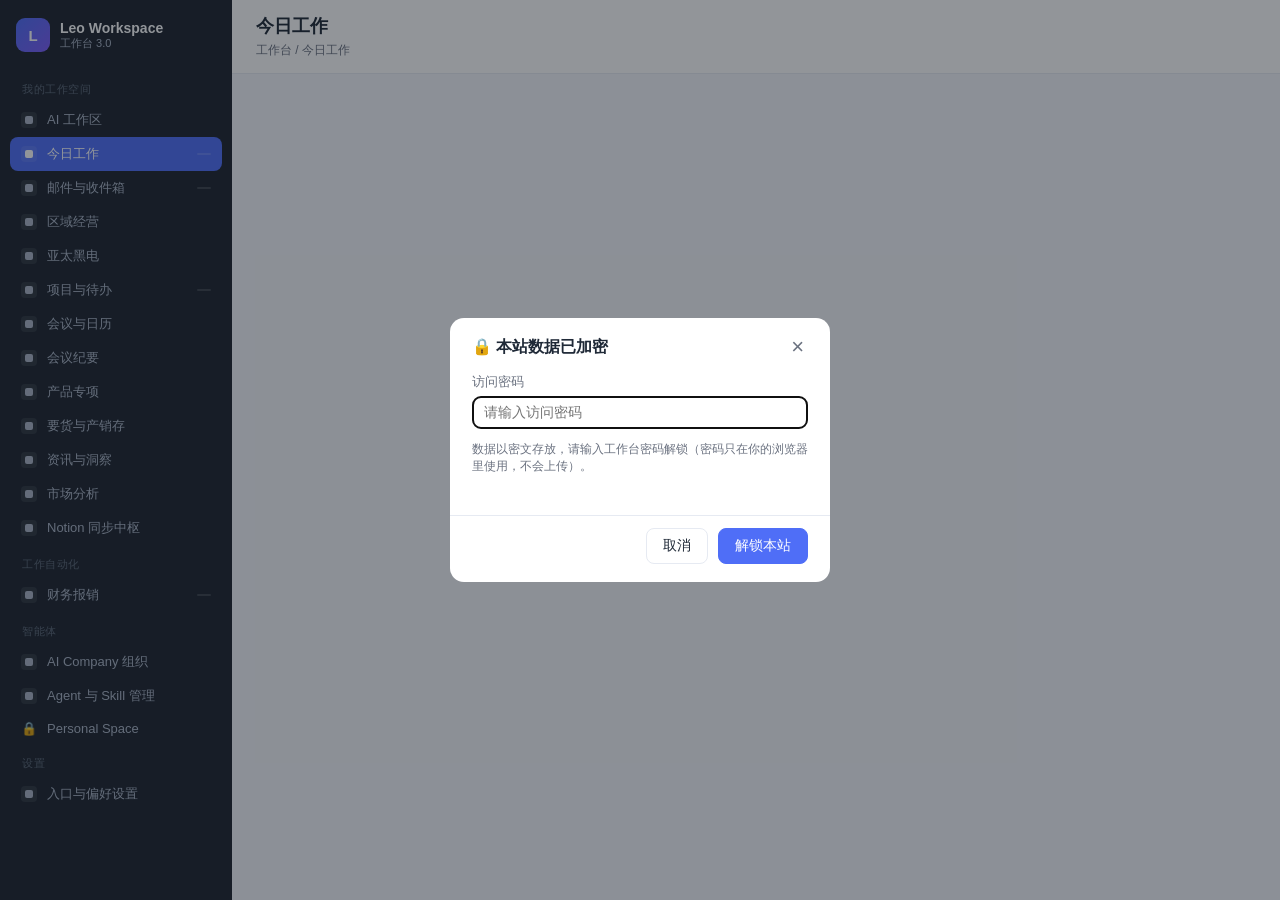
<file: index.html>
<!DOCTYPE html>
<html lang="zh-CN">
<head>
  <meta charset="UTF-8">
  <meta name="viewport" content="width=device-width, initial-scale=1.0, viewport-fit=cover">
  <title>Leo 工作台</title>
  <meta name="theme-color" content="#1e2530">
  <meta name="apple-mobile-web-app-capable" content="yes">
  <!-- default：状态栏不透明、页面内容从状态栏下方开始。
       原来用 black-translucent 会让页面钻到状态栏底下，手机上顶部工具栏（汉堡菜单）被盖住看不见。 -->
  <meta name="apple-mobile-web-app-status-bar-style" content="default">
  <meta name="apple-mobile-web-app-title" content="Leo 工作台">
  <link rel="manifest" href="manifest.json">
  <link rel="apple-touch-icon" href="icon-192.png">
  <link rel="stylesheet" href="style.css?v=63301da0">
  <style>
    /* ===== Leo AI Company 组织视图（仅作用于 #view-company，前缀 ac-，不影响既有版式） ===== */
    .ac-org { display: flex; flex-direction: column; align-items: center; padding: 4px 0 2px; }
    .ac-node { display: flex; flex-direction: column; align-items: center; gap: 2px; border: 1px solid var(--border); border-radius: 12px; padding: 10px 26px; background: var(--accent-soft); }
    .ac-node.ac-coo { background: #fff; border-color: var(--accent); box-shadow: 0 1px 6px rgba(79, 110, 247, .12); }
    .ac-node-name { font-size: 14px; font-weight: 700; color: var(--text); }
    .ac-node-role { font-size: 12px; color: var(--text-sub); }
    .ac-stem { width: 2px; height: 20px; background: var(--border); }
    .ac-sub-row { display: flex; flex-wrap: wrap; gap: 8px; justify-content: center; border-top: 2px solid var(--border); padding-top: 16px; }
    .ac-sub { font-size: 12.5px; color: var(--text); background: #fff; border: 1px solid var(--border); border-radius: 999px; padding: 5px 14px; font-family: ui-monospace, Consolas, monospace; }
    .ac-grid { display: grid; grid-template-columns: repeat(auto-fill, minmax(320px, 1fr)); gap: 12px; }
    .ac-card { border: 1px solid var(--border); border-radius: 12px; padding: 14px; background: #fff; }
    .ac-card.ac-head-office { border-color: var(--accent); background: var(--accent-soft); }
    .ac-card-head { display: flex; align-items: center; justify-content: space-between; gap: 8px; }
    .ac-card-name { font-size: 13.5px; font-weight: 700; color: var(--text); }
    .ac-card-file { font-family: ui-monospace, Consolas, monospace; font-size: 11px; color: var(--text-sub); background: var(--bg); border: 1px solid var(--border); border-radius: 6px; padding: 2px 7px; }
    .ac-card-role { font-size: 12.5px; color: var(--accent); margin-top: 5px; font-weight: 600; }
    .ac-card-duty { font-size: 12.5px; color: var(--text-sub); line-height: 1.7; margin-top: 8px; }
    .ac-tags { display: flex; flex-wrap: wrap; gap: 5px; margin-top: 10px; }
    .ac-tag { font-size: 11.5px; color: var(--text-sub); background: var(--bg); border: 1px solid var(--border); border-radius: 999px; padding: 2px 9px; }
    .ac-list { margin: 0; padding-left: 17px; font-size: 12.5px; color: var(--text-sub); line-height: 1.85; }
    .ac-list li { margin: 0; }
    .ac-note { font-size: 12px; color: var(--text-sub); margin-top: 10px; line-height: 1.7; }
    @media (max-width: 620px) { .ac-sub-row { border-top: none; padding-top: 6px; } .ac-stem { height: 14px; } }
    .ac-warn { border: 1px solid #f5c6c6; background: #fff6f6; border-radius: 10px; padding: 11px 13px; margin-top: 12px; }
    .ac-warn b { color: #c0392b; font-size: 12.5px; }
    .ac-warn p { font-size: 12px; color: #7a4a44; line-height: 1.75; margin-top: 5px; }
    .ac-flow { counter-reset: acflow; list-style: none; margin: 0; padding: 0; display: grid; gap: 7px; }
    .ac-flow li { position: relative; padding: 8px 10px 8px 34px; background: var(--bg); border-left: 2px solid var(--accent); font-size: 12.5px; color: var(--text-sub); line-height: 1.6; counter-increment: acflow; border-radius: 0 8px 8px 0; }
    .ac-flow li::before { content: counter(acflow); position: absolute; left: 10px; top: 8px; width: 17px; height: 17px; display: grid; place-items: center; font-size: 10.5px; color: var(--accent); border: 1px solid var(--accent); border-radius: 50%; background: #fff; }
    .ac-flow li strong { color: var(--text); }
    .ac-path { font-family: ui-monospace, Consolas, monospace; font-size: 11.5px; color: var(--text-sub); background: var(--bg); border: 1px solid var(--border); border-radius: 6px; padding: 2px 7px; }
    .ac-sub-label { font-size: 12.5px; font-weight: 700; color: var(--accent); margin-bottom: 8px; }
  </style>
</head>
<body>
  <aside class="sidebar">
    <div class="brand">
      <div class="brand-logo">L</div>
      <div class="brand-text">Leo Workspace<span>工作台 3.0</span></div>
    </div>

    <nav class="nav" id="nav">
      <div class="nav-group">我的工作空间</div>
      <button class="nav-item" data-view="ai"><span class="nav-ico ico-ai"></span>AI 工作区</button>
      <button class="nav-item active" data-view="today"><span class="nav-ico ico-today"></span>今日工作<span class="nav-badge" id="badge-today"></span></button>
      <button class="nav-item" data-view="mail"><span class="nav-ico ico-mail"></span>邮件与收件箱<span class="nav-badge" id="badge-mail"></span></button>
      <button class="nav-item" data-view="regional"><span class="nav-ico ico-region"></span>区域经营</button>
      <button class="nav-item" data-view="apac"><span class="nav-ico ico-region"></span>亚太黑电</button>
      <button class="nav-item" data-view="projects"><span class="nav-ico ico-project"></span>项目与待办<span class="nav-badge" id="badge-tasks"></span></button>
      <button class="nav-item" data-view="meetings"><span class="nav-ico ico-calendar"></span>会议与日历</button>
      <button class="nav-item" data-view="meeting-notes"><span class="nav-ico ico-notes"></span>会议纪要</button>
      <button class="nav-item" data-view="product-initiatives"><span class="nav-ico ico-product"></span>产品专项</button>
      <button class="nav-item" data-view="inventory"><span class="nav-ico ico-inventory"></span>要货与产销存</button>
      <button class="nav-item" data-view="insights"><span class="nav-ico ico-insight"></span>资讯与洞察</button>
      <button class="nav-item" data-view="market"><span class="nav-ico ico-market"></span>市场分析</button>
      <button class="nav-item" data-view="sync"><span class="nav-ico ico-sync"></span>Notion 同步中枢</button>

      <div class="nav-group">工作自动化</div>
      <button class="nav-item" data-view="reimburse"><span class="nav-ico"></span>财务报销<span class="nav-badge" id="badge-reimburse"></span></button>

      <div class="nav-group">智能体</div>
      <button class="nav-item" data-view="company"><span class="nav-ico ico-agent"></span>AI Company 组织</button>
      <button class="nav-item" data-view="skills"><span class="nav-ico ico-agent"></span>Agent 与 Skill 管理</button>

      <button class="nav-item personal-nav personal-gate" data-view="personal" data-section="__gate__">
        <span class="nav-ico">🔒</span><span class="gate-label">Personal Space</span>
      </button>
      <div id="personal-nav-list" hidden>
        <button class="nav-item personal-nav" data-view="personal" data-section="finance"><span class="nav-ico ico-p"></span>财务状况</button>
        <button class="nav-item personal-nav" data-view="personal" data-section="stocks"><span class="nav-ico ico-p"></span>股票<span class="nav-badge" id="badge-personal-stocks"></span></button>
        <button class="nav-item personal-nav" data-view="personal" data-section="career"><span class="nav-ico ico-p"></span>工作评估</button>
        <button class="nav-item personal-nav" data-view="personal" data-section="reading"><span class="nav-ico ico-p"></span>阅读</button>
        <button class="nav-item personal-nav" data-view="personal" data-section="health"><span class="nav-ico ico-p"></span>健康</button>
        <button class="nav-item personal-nav" data-view="personal" data-section="growth"><span class="nav-ico ico-p"></span>个人提升</button>
      </div>

      <div class="nav-group">设置</div>
      <button class="nav-item" data-view="settings"><span class="nav-ico ico-settings"></span>入口与偏好设置</button>
    </nav>

    <div class="sidebar-footer">
      <div class="conn-status" id="conn-status"><span class="dot"></span><span class="conn-text">检测连接…</span></div>
    </div>
  </aside>
  <div class="nav-backdrop" id="nav-backdrop"></div>

  <!-- 跨设备同步提示：另一台设备改动后短暂提示，不阻塞操作 -->
  <div class="sync-toast" id="sync-toast" hidden></div>

  <main class="main">
    <header class="topbar">
      <button class="mobile-nav-btn" id="mobile-nav-btn" aria-label="菜单">&#9776;</button>
      <div class="topbar-left">
        <div class="topbar-title" id="view-title">今日工作</div>
        <div class="breadcrumbs" id="breadcrumbs">工作台 / 今日工作</div>
      </div>
      <div class="topbar-actions">
        <span class="sync-hint" id="sync-hint"></span>
        <button class="btn btn-primary" id="btn-new" data-write-only onclick="newWork()">+ 新增工作</button>
      </div>
    </header>

    <section class="content" id="content">
      <!-- AI 工作区 -->
      <div class="view" id="view-ai" hidden>
        <div class="ai-mode-tabs">
          <button class="ai-mode-tab active" id="tab-ai-chat" onclick="setAiMode('chat')">💬 对话问答</button>
          <button class="ai-mode-tab" id="tab-ai-report" onclick="setAiMode('report')">📄 报告生成</button>
        </div>

        <!-- 对话模式 -->
        <div id="ai-chat-panel">
          <div class="ai-chat card">
            <div class="ai-chat-log" id="ai-chat-log">
              <div class="chat-msg bot"><div class="chat-bubble">我是小雷欧 🦁 直接问我问题，比如：<br>· 今天的日程是什么？<br>· 泰国8月完成了多少？<br>· 中东非最近有什么要关注的？</div></div>
            </div>
            <div class="ai-chat-input">
              <input id="ai-chat-text" type="text" placeholder="问点什么…（回车发送）" onkeydown="if(event.key==='Enter')sendChat()">
              <button class="btn btn-primary" id="btn-send-chat" onclick="sendChat()">发送</button>
            </div>
          </div>
        </div>

        <!-- 报告模式（原表单） -->
        <div id="ai-report-panel" hidden>
        <div class="banner banner-ai">
          <strong>告诉 Leo 经营助理，你要完成什么</strong>
          <div class="sub">上传资料、执行分析、生成汇报，并把结论变成下一步工作。</div>
        </div>
        <div class="ai-workspace">
          <div class="ai-form card">
            <div class="form-row">
              <label>任务需求</label>
              <textarea id="ai-prompt" rows="4" placeholder="例如：生成本周周报；按国家整理进展、风险和下周计划；或上传资料并说明分析要求。"></textarea>
            </div>
            <div class="form-row-inline">
              <div class="form-row">
                <label>执行流程 / 自动匹配 Skill</label>
                <select id="ai-skill"><option value="">自动匹配 Skill</option></select>
              </div>
              <div class="form-row">
                <label>给谁看</label>
                <select id="ai-audience">
                  <option value="完整分析">完整分析</option>
                  <option value="领导">给领导看 · 简洁结论</option>
                  <option value="团队">给团队看 · 执行清单</option>
                </select>
              </div>
            </div>
            <div class="form-row-inline">
              <div class="form-row">
                <label>报告周期 / 项目范围</label>
                <input id="ai-scope" type="text" placeholder="如：东盟 / 中东非 / 印度 / 全球">
              </div>
              <div class="form-row">
                <label>时间周期</label>
                <select id="ai-period">
                  <option value="本周">本周</option>
                  <option value="本月">本月</option>
                  <option value="本季度">本季度</option>
                  <option value="2026年">2026年</option>
                </select>
              </div>
            </div>
            <div class="form-row">
              <label>本次附件（可选；模型服务将读取所选文件）</label>
              <div class="file-box" id="ai-attachments">
                <input type="file" id="ai-file" multiple hidden onchange="onAiFiles(this)">
                <button class="btn btn-sm" onclick="document.getElementById('ai-file').click()">+ 上传资料</button>
                <span class="file-list" id="ai-file-list"></span>
              </div>
            </div>
            <div class="form-row" style="text-align:right">
              <button class="btn btn-primary" id="btn-run-ai" onclick="runAi()">开始执行 →</button>
            </div>
          </div>
          <div class="ai-result card" id="ai-result" hidden>
            <div class="card-head"><h3>执行结果</h3><button class="btn btn-sm" onclick="saveAiResult()">保存</button></div>
            <div class="markdown" id="ai-result-body"></div>
          </div>
        </div>
        <div class="card">
          <div class="card-head"><h3>执行记录</h3></div>
          <div id="ai-records"></div>
        </div>
        </div><!-- /ai-report-panel -->
      </div>

      <!-- 今日工作 -->
      <div class="view" id="view-today" hidden>
        <!-- 顶部常驻 AI 投料区 -->
        <div class="intake-hero card" id="intake-hero">
          <div class="intake-hero-head">
            <div class="intake-hero-title">🦁 小雷欧 · 智能投放</div>
            <div class="intake-hero-sub">把要做的、要记的、要分析的丢进来，我帮你拆到待办 / 日历 / 节点 / 邮件 / 市场</div>
          </div>
          <textarea id="intake-hero-text" rows="4" placeholder="支持复合意图与长文。例如：'明天 2 点前把客户海尔洗衣机支持需求拉一份文字说明 + 附件，发给我中东非团队。需要拆任务 + 起草邮件。'" oninput="autoresizeIntake(this)"></textarea>
          <div class="intake-hero-bar">
            <div class="intake-hero-files">
              <input type="file" id="intake-hero-file" multiple hidden onchange="onIntakeFiles(this)">
              <button class="btn btn-sm" onclick="document.getElementById('intake-hero-file').click()">📎 附件</button>
              <span class="file-list" id="intake-hero-filelist"></span>
            </div>
            <div class="intake-hero-actions">
              <span class="intake-hero-hint" id="intake-hero-hint">自动识别 区域 / 优先级 / 时间 / 目标库</span>
              <button class="btn btn-primary btn-sm" id="intake-hero-submit" type="button" onclick="submitIntakeHero()">识别并投放 →</button>
            </div>
          </div>
          <div class="task-parse-preview" id="intake-hero-preview"></div>
        </div>

        <div class="asean-alert-card" id="today-asean-alert" hidden>
          <div class="asean-alert-head">
            <h3>🌏 东盟项目 · 该关注了</h3>
            <button class="btn btn-sm" onclick="switchView('projects'); setTimeout(()=>{ const el=document.querySelector('.asean-inline'); if(el) el.scrollIntoView({behavior:'smooth',block:'start'}); }, 500)">查看全部 →</button>
          </div>
          <div class="asean-alert-sub" id="today-asean-alert-sub"></div>
          <div class="asean-alert-body" id="today-asean-alert-body"></div>
        </div>

        <div class="degrade-bar" id="degrade-bar" hidden></div>

        <div class="alarm-card" id="today-alarm">
          <div class="alarm-title">报警与必须确认</div>
          <div class="alarm-sub">按区域分组 · 总部/全球同一色 · 逾期未处理 = 红，未处理优先级可见 P0/P1 徽章</div>
          <div class="alarm-body" id="alarm-body">加载中…</div>
        </div>
        <div class="summary-grid" id="today-stats"></div>

        <!-- 今日工作：卡片式三列模块 -->
        <div class="today-modules">
          <!-- 左：今日日程 -->
          <div class="card today-col today-col-schedule">
            <div class="card-head">
              <h3>📅 今日日程</h3>
              <span class="today-col-sub" id="today-agenda-source"></span>
            </div>
            <div class="today-col-date" id="today-agenda-date"></div>
            <div id="today-schedule"></div>
          </div>

          <!-- 中：项目 -->
          <div class="card today-col today-col-project">
            <div class="card-head">
              <h3>🎯 项目</h3>
              <button class="btn btn-sm" onclick="switchView('projects')">全部待办 →</button>
            </div>
            <div id="today-project"></div>
          </div>

          <!-- 右：邮件 -->
          <div class="card today-col today-col-mail">
            <div class="card-head">
              <h3>✉️ 待回复邮件</h3>
              <button class="btn btn-sm" onclick="switchView('mail')">邮件中心 →</button>
            </div>
            <div class="today-col-sub" id="today-mail-meta"></div>
            <div id="today-mail"></div>
          </div>
        </div>

        <div class="card">
          <div class="card-head"><h3>资讯与洞察</h3><button class="btn btn-sm" onclick="switchView('insights')">查看全部 →</button></div>
          <div class="insight-grid" id="today-insights"></div>
        </div>
      </div>

      <!-- 邮件情报中心 -->
      <div class="view" id="view-mail" hidden>
        <div class="intel-toolbar">
          <div>
            <h3>邮件情报中心</h3>
            <div class="intel-meta" id="intel-meta">按你的分类体系提炼关键邮件：领导关注 · 待办 · 草拟回复 · 经营透视 · 区域动态 · 会议待办</div>
          </div>
          <div class="intel-actions">
            <button class="btn btn-sm" id="btn-raw-mail" onclick="toggleRawMail()">查看原始邮件</button>
            <button class="btn btn-primary btn-sm" id="btn-gen-intel" onclick="generateIntel()">生成情报</button>
          </div>
        </div>

        <div id="intel-content"></div>

        <!-- 原始邮件（默认隐藏，用于钻取） -->
        <div class="mail-layout hidden" id="mail-raw">
          <div class="mail-sidebar card">
            <div class="card-head"><h3>文件夹</h3><button class="btn btn-sm" onclick="loadMailFolders()">刷新</button></div>
            <div class="mail-folders" id="mail-folders">加载中…</div>
          </div>
          <div class="mail-main">
            <div class="card">
              <div class="card-head">
                <h3 id="mail-list-title">邮件列表</h3>
                <div class="mail-search"><input id="mail-search" type="text" placeholder="搜索邮件主题 / 发件人" onkeydown="if(event.key==='Enter')searchMail()"><button class="btn btn-sm" onclick="searchMail()">搜索</button></div>
              </div>
              <div id="mail-list"></div>
            </div>
          </div>
        </div>
        <div class="modal-mask hidden" id="mail-modal" onclick="if(event.target===this)closeMailModal()">
          <div class="modal modal-wide" onclick="event.stopPropagation()">
            <div class="modal-head"><div class="modal-title" id="mail-modal-title">邮件详情</div><button class="modal-close" onclick="closeMailModal()">×</button></div>
            <div class="modal-body" id="mail-modal-body"></div>
          </div>
        </div>
      </div>

      <!-- 区域经营（1-8月经营看板：业绩趋势 → 产品结构 → 毛利分析） -->
      <div class="view" id="view-regional" hidden>
        <!-- 独立密码门：区域经营含真实收入/毛利/均价，公网上单独加密 -->
        <div class="biz-lock" id="biz-lock" hidden>
          <div class="biz-lock-card">
            <div class="biz-lock-ico">
              <svg viewBox="0 0 24 24" width="26" height="26" fill="none" stroke="currentColor" stroke-width="1.8" stroke-linecap="round" stroke-linejoin="round">
                <rect x="4" y="10.5" width="16" height="10" rx="2"></rect>
                <path d="M8 10.5V7a4 4 0 0 1 8 0v3.5"></path>
              </svg>
            </div>
            <h3>区域经营已加密</h3>
            <p>该板块使用独立密码保护，公网上单独加密。为避免旁人顺手翻看，<b>每次进入都要重新输入密码</b>，离开本栏目即自动重新上锁。</p>
            <div class="biz-lock-row">
              <input type="password" id="biz-lock-input" placeholder="请输入区域经营密码" autocomplete="off" />
              <button type="button" id="biz-lock-btn" class="btn-primary">解锁查看</button>
            </div>
            <div class="biz-lock-err" id="biz-lock-err"></div>
          </div>
        </div>
        <!-- 顶部：大区 + 国家两级导航 -->
        <div class="biz-top">
          <div class="biz-regions" id="biz-regions"></div>
          <div class="biz-time" id="biz-time"></div>
        </div>
        <div class="biz-countries" id="biz-countries"></div>
        <div class="biz-ctxbar" id="biz-ctxbar"></div>

        <!-- 第一部分：业绩趋势（收入柱 + 销量曲线） -->
        <div class="card" id="biz-sec1">
          <div class="card-head">
            <h3>① 业绩趋势</h3>
            <span class="intel-meta" id="biz-s1-meta"></span>
          </div>
          <div class="biz-kpis" id="biz-kpis"></div>
          <div class="biz-chart-legend" id="biz-s1-legend"></div>
          <div class="biz-chart-wrap" id="biz-chart"></div>
          <div class="biz-insight" id="biz-ins1"></div>
        </div>

        <!-- 均价透视（独立区块：趋势 + 两条下钻路径） -->
        <div class="card" id="biz-sec-asp">
          <div class="card-head">
            <h3>② 均价透视</h3>
            <span class="intel-meta" id="biz-asp-meta"></span>
          </div>
          <div class="biz-asp-grid">
            <div class="biz-asp-chart-wrap" id="biz-asp-chart"></div>
            <div class="biz-asp-side" id="biz-asp-side"></div>
          </div>
          <div class="biz-asp-drill">
            <div class="biz-asp-path" id="biz-asp-cat"></div>
            <div class="biz-asp-path" id="biz-asp-ser"></div>
            <div class="biz-asp-path" id="biz-asp-kg"></div>
          </div>
        </div>

        <!-- 第三部分：产品结构 -->
        <div class="card" id="biz-sec2">
          <div class="card-head">
            <h3>③ 产品结构</h3>
            <span class="intel-meta" id="biz-s2-meta">品类量/额组成 · 当期 vs 同期</span>
          </div>
          <div class="biz-struct" id="biz-struct"></div>
          <div class="biz-drill" id="biz-drill"></div>
          <div class="biz-insight" id="biz-ins2"></div>
        </div>

        <!-- 第四部分：毛利分析 -->
        <div class="card" id="biz-sec3">
          <div class="card-head">
            <h3>④ 毛利分析</h3>
            <span class="intel-meta">毛利率当期 vs 同期 · 可比机型正负贡献</span>
          </div>
          <div id="biz-gm-countries"></div>
          <div class="biz-gm-cats" id="biz-gm-cats"></div>
          <div class="biz-gm-drill" id="biz-gm-drill"></div>
          <div class="biz-insight" id="biz-ins3"></div>
        </div>

        <!-- 第五部分：利润额 -->
        <div class="card" id="biz-sec-profit">
          <div class="card-head">
            <h3>⑤ 利润额</h3>
            <span class="intel-meta" id="biz-profit-meta">以 0 为中线 · 国家贡献 / 产品正负 Top10</span>
          </div>
          <div id="biz-profit"></div>
        </div>
      </div>

      <!-- 亚太黑电（长表驱动：国家 → 技术/尺寸/价格带/渠道结构） -->
      <div class="view" id="view-apac" hidden>
        <div class="biz-lock" id="apac-lock" hidden>
          <div class="biz-lock-card">
            <div class="biz-lock-ico">
              <svg viewBox="0 0 24 24" width="26" height="26" fill="none" stroke="currentColor" stroke-width="1.8" stroke-linecap="round" stroke-linejoin="round">
                <rect x="4" y="10.5" width="16" height="10" rx="2"></rect>
                <path d="M8 10.5V7a4 4 0 0 1 8 0v3.5"></path>
              </svg>
            </div>
            <h3>亚太经营数据已加密</h3>
            <p>与区域经营同一把密码，公网上单独加密。<b>每次进入都要重新输入</b>，离开本栏目即自动上锁。</p>
            <div class="biz-lock-row">
              <input type="password" id="apac-lock-input" placeholder="请输入经营数据密码" autocomplete="off" />
              <button type="button" id="apac-lock-btn" class="btn-primary">解锁查看</button>
            </div>
            <div class="biz-lock-err" id="apac-lock-err"></div>
          </div>
        </div>

        <div class="biz-top">
          <div class="biz-regions" id="apac-countries"></div>
          <div class="biz-time" id="apac-time"></div>
        </div>
        <div class="biz-ctxbar" id="apac-ctx"></div>

        <div class="apac-guide" id="apac-guide" hidden></div>

        <div class="card" id="apac-sec1">
          <div class="card-head">
            <h3>① 业绩趋势</h3>
            <span class="intel-meta" id="apac-s1-meta"></span>
          </div>
          <div class="biz-kpis" id="apac-kpis"></div>
          <div class="biz-chart-wrap" id="apac-chart"></div>
        </div>

        <div class="card" id="apac-sec2">
          <div class="card-head">
            <h3>② 结构透视</h3>
            <div class="apac-dimtabs" id="apac-dimtabs"></div>
          </div>
          <div id="apac-struct"></div>
        </div>

        <div class="card" id="apac-sec3">
          <div class="card-head">
            <h3>③ 异常与决策</h3>
            <span class="intel-meta" id="apac-exc-meta"></span>
          </div>
          <div id="apac-exc"></div>
        </div>
      </div>

      <!-- 东盟项目进度（已并入「项目与待办」，保留容器仅供兼容，导航不再暴露） -->
      <div class="view" id="view-asean" hidden></div>

      <!-- 项目与待办 -->
      <div class="view" id="view-projects" hidden>
        <div class="filters" id="filters-tasks"></div>
        <div class="task-toolbar">
          <div class="task-stats" id="task-stats"></div>
          <div class="task-toolbar-btns">
            <button class="btn btn-primary btn-sm" onclick="switchView('today'); setTimeout(()=>{ const t=document.getElementById('intake-hero-text'); if(t){ t.focus(); t.scrollIntoView({behavior:'smooth',block:'center'}); } }, 60)">📥 智能投放</button>
            <button class="btn btn-sm" onclick="openTaskParse()">＋ 智能拆解待办</button>
            <button class="btn btn-sm" onclick="openMilestoneParse()">＋ 智能拆解节点</button>
            <button class="btn btn-sm" onclick="openCreateTasks()">＋ 新建待办</button>
          </div>
        </div>
        <div class="task-section-label">🌐 全球 · 运营中心基础事务（按状态）</div>
        <div class="task-card-grid" id="task-global-grid"></div>
        <div class="task-section-label">区域 · 待办清单 + 项目节点</div>
        <div class="task-region-list" id="task-region-list"></div>

        <!-- 东盟项目进度（并入本页）：驾驶舱 / 总表双视图 -->
        <div class="task-section-label">🌊 东盟大区 · 项目进度</div>
        <div class="asean-inline" id="asean-inline">
          <div class="asean-inline-bar">
            <span class="asean-tabs" id="asean-inline-tabs">
              <button class="asean-tab on" data-view="A" type="button" onclick="aseanViewMode('A')">驾驶舱</button>
              <button class="asean-tab" data-view="B" type="button" onclick="aseanViewMode('B')">总表</button>
            </span>
            <span class="asean-inline-info" id="asean-inline-info"></span>
            <button class="asean-refresh" type="button" onclick="loadAseanInline(true)" title="重新读取飞书源">↻</button>
          </div>
          <div class="asean-inline-filters" id="asean-inline-chips">
            <button class="apoc-chip on" data-min="all" type="button" onclick="aseanChip('all')">全部</button>
            <button class="apoc-chip" data-min="overdue" type="button" onclick="aseanChip('overdue')">仅超期</button>
            <button class="apoc-chip" data-min="stalled" type="button" onclick="aseanChip('stalled')">仅停滞</button>
            <button class="apoc-chip" data-min="doing" type="button" onclick="aseanChip('doing')">推进中</button>
            <button class="apoc-chip" data-min="done" type="button" onclick="aseanChip('done')">已完结</button>
            <input class="apoc-kw" id="asean-inline-kw" placeholder="搜产品 / 项目 / 国家 / 责任人…" oninput="aseanSearch(this.value)">
          </div>
          <div id="asean-inline-body"></div>
        </div>

        <div class="empty" id="empty-tasks" hidden>暂无数据</div>
      </div>

      <!-- 会议与日历 -->
      <div class="view" id="view-meetings" hidden>
        <div class="calx">
          <!-- 左：迷你月历 + 周概览 + 来源 -->
          <aside class="calx-side">
            <div class="calx-mini" id="calx-mini"></div>
            <div class="calx-stats" id="calx-stats"></div>
            <div class="calx-src" id="calx-src"></div>
          </aside>

          <!-- 右：周工具栏 + 周标签 + 周网格/列表 -->
          <section class="calx-main">
            <div class="calx-bar">
              <div class="calx-nav">
                <button class="calx-nbtn" id="calx-prev" type="button" title="上一周">‹</button>
                <button class="calx-nbtn calx-nbtn-today" id="calx-today" type="button">今天</button>
                <button class="calx-nbtn" id="calx-next" type="button" title="下一周">›</button>
              </div>
              <div class="calx-range" id="calx-range"></div>
              <div class="calx-seg" id="calx-viewseg">
                <button class="calx-seg-item is-on" data-calview="week" type="button">周视图</button>
                <button class="calx-seg-item" data-calview="list" type="button">列表</button>
              </div>
              <button class="cal-add-btn" data-add-type="schedule" type="button">＋ 新增</button>
            </div>
            <div class="calx-tabs" id="calx-tabs"></div>
            <div class="calx-body" id="calx-body"></div>
          </section>
        </div>

        <!-- 会议纪要抽屉：点任意日程即开 -->
        <div class="calx-drawer" id="calx-drawer" hidden>
          <div class="calx-drawer-mask" data-drawer-close></div>
          <aside class="calx-drawer-box">
            <div class="calx-drawer-head">
              <div class="calx-drawer-hl">
                <div class="calx-drawer-title" id="cd-title">会议纪要</div>
                <div class="calx-drawer-sub" id="cd-sub"></div>
              </div>
              <button class="calx-drawer-x" data-drawer-close type="button">✕</button>
            </div>
            <div class="calx-drawer-body">
              <div class="calx-drawer-tools" id="cd-tools"></div>
              <div class="calx-frow">
                <label class="calx-field">
                  <span>区域</span>
                  <select id="cd-region">
                    <option value="">-</option>
                    <option value="东盟">东盟</option>
                    <option value="中东非">中东非</option>
                    <option value="印度">印度</option>
                    <option value="全球">全球</option>
                  </select>
                </label>
                <label class="calx-field">
                  <span>参与人</span>
                  <input type="text" id="cd-participants" placeholder="用逗号分隔" />
                </label>
              </div>
              <label class="calx-field">
                <span>纪要正文</span>
                <textarea id="cd-summary" rows="6" placeholder="会议讨论了什么、各方观点、待确认事项…"></textarea>
              </label>
              <div class="calx-field">
                <span>关键结论 / 决策</span>
                <div class="calx-rows" id="cd-conclusions"></div>
                <button class="calx-addrow" type="button" data-add-row="concl">＋ 加一条结论</button>
              </div>
              <div class="calx-field">
                <span>行动项（可一键写入「项目与待办」）</span>
                <div class="calx-rows" id="cd-actions"></div>
                <button class="calx-addrow" type="button" data-add-row="action">＋ 加一条行动项</button>
              </div>
              <div class="calx-drawer-msg" id="cd-msg"></div>
            </div>
            <div class="calx-drawer-foot">
              <button class="calx-dbtn calx-dbtn-del" id="cd-del" type="button">删除纪要</button>
              <button class="calx-dbtn calx-dbtn-push" id="cd-push" type="button">行动项 → 待办</button>
              <button class="calx-dbtn calx-dbtn-save" id="cd-save" type="button">保存纪要</button>
            </div>
          </aside>
        </div>
      </div>

      <!-- 会议纪要 -->
      <div class="view" id="view-meeting-notes" hidden>
        <div class="notes-layout">
          <aside class="notes-side">
            <div class="notes-side-title">筛选</div>
            <div class="notes-side-group">
              <div class="notes-side-label">区域</div>
              <button class="notes-chip active" data-filter-region="all" type="button">全部</button>
              <button class="notes-chip" data-filter-region="东盟" type="button">东盟</button>
              <button class="notes-chip" data-filter-region="中东非" type="button">中东非</button>
              <button class="notes-chip" data-filter-region="印度" type="button">印度</button>
            </div>
            <div class="notes-side-tip">
              <div class="notes-side-tip-title">这是什么</div>
              <div class="notes-side-tip-body">上面投放箱：把会议材料丢进来，自动拆成待办，同时写进「项目与待办」。下面：你 Outlook 会议纪要里拆出来的行动项，勾选即完成，同步回「项目与待办」。</div>
            </div>
          </aside>
          <div class="notes-main">
            <!-- 一、会议素材投放箱：文字 / 图片 / 附件 → 自动拆出待办（置顶常驻） -->
            <div class="mn-intake card" id="mn-intake">
              <div class="mn-intake-head">
                <div class="mn-intake-title">📥 会议素材投放箱</div>
                <div class="mn-intake-sub">把会议文字、图片、附件丢进来，自动拆成待办 → 同步写进「项目与待办」</div>
              </div>
              <textarea id="mn-text" rows="4" placeholder="把会议纪要/聊天记录/邮件正文粘进来，或直接点下面按钮加图片和附件…"></textarea>
              <div class="mn-drop" id="mn-drop">
                <input type="file" id="mn-file" multiple hidden onchange="onMnFiles(this)">
                <input type="file" id="mn-img" accept="image/*" multiple hidden onchange="onMnFiles(this)">
                <button class="btn btn-sm" type="button" onclick="document.getElementById('mn-file').click()">📎 加附件</button>
                <button class="btn btn-sm" type="button" onclick="document.getElementById('mn-img').click()">🖼 加图片</button>
                <span class="file-list" id="mn-filelist"></span>
                <span class="mn-intake-hint" id="mn-hint">支持文字 / 图片 / 附件混合投放，自动拆分待办</span>
              </div>
              <div class="mn-intake-bar">
                <input type="text" id="mn-title" placeholder="会议主题（可选，会自动识别）" />
                <button class="btn btn-primary btn-sm" id="mn-submit" type="button" onclick="submitMnIntake()">拆解并落库 →</button>
              </div>
              <div class="task-parse-preview" id="mn-preview"></div>
            </div>

            <!-- 二、会议纪要（邮件）：标题折叠 + 行动项可勾选，勾完同步「项目与待办」 -->
            <div class="mn-intel-head">
              <div class="mn-intel-title">
                会议纪要（邮件）
                <span class="mn-intel-count" id="mn-intel-count"></span>
              </div>
              <div class="mn-intel-actions">
                <span class="mn-intel-time" id="mn-intel-time"></span>
                <span class="mn-intel-sync" id="mn-sync-state"></span>
                <button class="btn btn-sm" type="button" id="mn-push" onclick="pushMnActions()">行动项 → 待办</button>
                <button class="btn btn-sm" type="button" onclick="loadMeetingIntel(true)" id="mn-regen">重新透视</button>
              </div>
            </div>
            <div class="mn-intel-stats" id="mn-intel-stats"></div>
            <div class="mn-intel-toolbar" id="mn-intel-toolbar">
              <button class="notes-chip active" type="button" data-mn-only="all">全部</button>
              <button class="notes-chip" type="button" data-mn-only="open">只看未完行动项</button>
              <button class="notes-chip" type="button" data-mn-expand>全部展开</button>
            </div>
            <div id="mn-intel-list" class="mn-intel-list"></div>

            <div class="mn-hist-head">📁 投放箱已入库记录</div>
            <div class="notes-meta-bar"><span id="meeting-notes-count">0</span> 条记录</div>
            <div id="meeting-notes-list" class="notes-list"></div>
          </div>
        </div>
      </div>

      <!-- 产品专项 -->
      <div class="view" id="view-product-initiatives" hidden>
        <!-- 一、阵容矩阵（原 PPT 布局复刻） -->
        <div class="lu-sec">
          <div class="lu-sec-head">
            <div class="lu-sec-title">东盟产品阵容矩阵</div>
            <div class="lu-sec-sub">数据源：东盟洗衣机规划.pptx · 按 PPT 原始行列 1:1 还原（数据未改动）· 左=Hisense-2026 / 右=Hisense 2027~2028 · 颜色语义取自原图图例</div>
          </div>
          <div class="lu-toolbar" id="lu-toolbar">
            <div class="lu-cats" id="lu-cats"></div>
            <div class="lu-right">
              <label class="lu-toggle"><input type="checkbox" id="lu-show-feat" /> 显示卖点行</label>
              <input class="apoc-kw" id="lu-kw" type="search" placeholder="搜系列 / 容量 / 国家…" />
              <button class="btn btn-sm" id="lu-refresh" type="button">↻</button>
            </div>
          </div>
          <div class="lu-years" id="lu-years"></div>
          <div class="lu-selbar" id="lu-selbar" hidden></div>
          <div class="lu-legend" id="lu-legend"></div>
          <div id="lu-body"></div>
          <div class="empty" id="lu-empty" hidden>暂无阵容数据。</div>
        </div>

        <!-- 二、议题台账（原有） -->
        <div class="lu-divider"><span>产品议题台账</span></div>
        <div class="notes-layout">
          <aside class="notes-side">
            <div class="notes-side-title">筛选</div>
            <div class="notes-side-group">
              <div class="notes-side-label">区域</div>
              <button class="notes-chip active" data-pi-filter-region="all" type="button">全部</button>
              <button class="notes-chip" data-pi-filter-region="东盟" type="button">东盟</button>
              <button class="notes-chip" data-pi-filter-region="中东非" type="button">中东非</button>
              <button class="notes-chip" data-pi-filter-region="印度" type="button">印度</button>
              <button class="notes-chip" data-pi-filter-region="全球" type="button">全球</button>
            </div>
            <div class="notes-side-group">
              <div class="notes-side-label">状态</div>
              <button class="notes-chip active" data-pi-filter-status="all" type="button">全部</button>
              <button class="notes-chip" data-pi-filter-status="待跟进" type="button">待跟进</button>
              <button class="notes-chip" data-pi-filter-status="进行中" type="button">进行中</button>
              <button class="notes-chip" data-pi-filter-status="已闭环" type="button">已闭环</button>
            </div>
            <div class="notes-side-tip">
              <div class="notes-side-tip-title">怎么录入</div>
              <div class="notes-side-tip-body">产品议题、结论、Owner、Deadline 落到这里。跟小雷欧说"这个产品专项记一下"。</div>
            </div>
          </aside>
          <div class="notes-main">
            <div class="notes-header">
              <div class="notes-header-title">产品专项 · 议题 + 结论 + 跟进</div>
            </div>
            <div class="notes-meta-bar"><span id="product-initiatives-count">0</span> 条记录</div>
            <div id="product-initiatives-list" class="notes-list"></div>
          </div>
        </div>
      </div>

      <!-- 项目待办：智能拆解 弹层 -->
      <div class="cal-modal" id="task-parse-modal" hidden>
        <div class="cal-modal-mask" data-task-close></div>
        <div class="cal-modal-box cal-modal-box-wide">
          <div class="cal-modal-head">
            <div class="cal-modal-title">智能拆解 · 写入待办</div>
            <button class="cal-modal-x" data-task-close type="button">✕</button>
          </div>
          <div class="cal-form">
            <div class="cal-quick">
              <textarea id="task-parse-text" rows="5" placeholder="贴一段话或项目进展，我会自动拆解成待办并识别优先级、区域、截止日期。例如：

中东非150万领导版PPT下周三前要出，P0紧急；东盟要货数据口径今天锁定；印度渠道库存盘点本周完成"></textarea>
              <div class="cal-quick-hint" id="task-parse-hint">支持用 换行 / 分号 / 句号 分隔多条；自动识别 东盟·中东非·印度·全球 和 紧急/重要/P0-P2/日期</div>
            </div>
            <div class="task-parse-preview" id="task-parse-preview"></div>
            <div class="cal-field-row" style="justify-content:flex-end">
              <button class="btn btn-sm" data-task-close type="button">取消</button>
              <button class="btn btn-primary btn-sm" id="task-parse-submit" type="button">写入待办 ✓</button>
            </div>
            <div class="cal-quick-hint" id="task-parse-msg"></div>
          </div>
        </div>
      </div>

      <!-- 项目节点：智能拆解 弹层 -->
      <div class="cal-modal" id="milestone-parse-modal" hidden>
        <div class="cal-modal-mask" data-milestone-close></div>
        <div class="cal-modal-box cal-modal-box-wide">
          <div class="cal-modal-head">
            <div class="cal-modal-title">智能拆解 · 写入项目节点</div>
            <button class="cal-modal-x" data-milestone-close type="button">✕</button>
          </div>
          <div class="cal-form">
            <div class="cal-quick">
              <textarea id="milestone-parse-text" rows="6" placeholder="贴一段项目进展或节点描述，例如：

中东非150万领导版PPT：立项已完成，下次关键节点是9月20日PPT初稿评审，负责人Leo；东盟洗衣机印度渠道：立项中，下周完成渠道决策，9月25日交付截止；印度Q3预测更新：立项中，等待任总确认"></textarea>
              <div class="cal-quick-hint" id="milestone-parse-hint">识别：节点名、状态（立项中/进行中/节点达成/交付完成/搁置）、优先级、区域、负责人、关键日期、卡点</div>
            </div>
            <div class="task-parse-preview" id="milestone-parse-preview"></div>
            <div class="cal-field-row" style="justify-content:flex-end">
              <button class="btn btn-sm" data-milestone-close type="button">取消</button>
              <button class="btn btn-primary btn-sm" id="milestone-parse-submit" type="button">写入项目节点库 ✓</button>
            </div>
            <div class="cal-quick-hint" id="milestone-parse-msg"></div>
          </div>
        </div>
      </div>

      <!-- 智能投放：多目标复合投料 弹层 -->
      <div class="cal-modal" id="intake-modal" hidden>
        <div class="cal-modal-mask" data-intake-close></div>
        <div class="cal-modal-box cal-modal-box-wide">
          <div class="cal-modal-head">
            <div class="cal-modal-title">📥 智能投放 · 自动拆解到待办 / 日历 / 节点</div>
            <button class="cal-modal-x" data-intake-close type="button">✕</button>
          </div>
          <div class="cal-form">
            <div class="cal-quick">
              <textarea id="intake-text" rows="5" placeholder="贴一段话，AI 自动识别目标。支持复合意图：&#10;&#10;例如：提醒我明天下2:00 test，待办+日历&#10;例如：下周三前出中东非PPT P0&#10;例如：A项目下周一立项评审，节点"></textarea>
              <div class="cal-quick-hint" id="intake-hint">自动识别 区域 / 优先级 / 截止日期 / 目标库（待办、日历、节点、邮件、市场）。可一句多目标，如「待办+日历」。</div>
              <div class="intake-hero-files" style="margin-top:8px">
                <input type="file" id="intake-file" multiple hidden onchange="onIntakeFiles(this)">
                <button class="btn btn-sm" onclick="document.getElementById('intake-file').click()">📎 附件</button>
                <span class="file-list" id="intake-filelist"></span>
              </div>
            </div>
            <div class="task-parse-preview" id="intake-preview"></div>
            <div class="cal-field-row" style="justify-content:flex-end">
              <button class="btn btn-sm" data-intake-close type="button">取消</button>
              <button class="btn btn-primary btn-sm" id="intake-submit" type="button">确认落库 ✓</button>
            </div>
            <div class="cal-quick-hint" id="intake-msg"></div>
          </div>
        </div>
      </div>

      <!-- 东盟项目：手写备注弹窗 -->
      <div class="cal-modal" id="asean-note-modal" hidden>
        <div class="cal-modal-mask" onclick="closeAseanNote()"></div>
        <div class="cal-modal-box">
          <div class="cal-modal-head">
            <div class="cal-modal-title">✎ 项目备注</div>
            <button class="cal-modal-x" type="button" onclick="closeAseanNote()">✕</button>
          </div>
          <div class="cal-form">
            <div class="cal-quick">
              <div style="font-size:12px;color:var(--text-sub)">项目：<b id="asean-note-title" style="color:var(--text-1)"></b></div>
            </div>
            <label class="cal-field">
              <span class="cal-label">我的备注</span>
              <textarea id="asean-note-text" rows="5" placeholder="现场情况、客户反馈、待协调事项…（只存在本地，不动飞书源数据）"></textarea>
            </label>
            <div class="cal-form-foot">
              <button class="cal-cancel" type="button" onclick="closeAseanNote()">取消</button>
              <button class="cal-submit" type="button" onclick="saveAseanNote()">保存备注 ✓</button>
            </div>
            <div class="cal-form-msg" id="asean-note-msg"></div>
          </div>
        </div>
      </div>

      <!-- 新增日程/会议 弹层 -->
      <div class="cal-modal" id="cal-modal" hidden>
        <div class="cal-modal-mask" data-cal-close></div>
        <div class="cal-modal-box">
          <div class="cal-modal-head">
            <div class="cal-modal-title" id="cal-modal-title">新增日程</div>
            <button class="cal-modal-x" data-cal-close type="button">✕</button>
          </div>
          <div class="cal-form">
            <div class="cal-quick">
              <textarea id="cal-f-quick" rows="2" placeholder="一句话快记：例如「明天下午3点和东盟团队开沟通会，线上」—— 自动识别时间、地点，回车即可保存"></textarea>
              <div class="cal-quick-hint" id="cal-quick-hint"></div>
            </div>
            <label class="cal-field">
              <span class="cal-label">标题 <i>*</i></span>
              <input type="text" id="cal-f-title" placeholder="例如：健身 / 与东盟沟通会" />
            </label>
            <label class="cal-field">
              <span class="cal-label">类型</span>
              <div class="cal-seg" id="cal-f-kind">
                <button type="button" class="cal-seg-item" data-kind="timed">定时</button>
                <button type="button" class="cal-seg-item" data-kind="allday">全天</button>
              </div>
            </label>
            <div class="cal-field-row">
              <label class="cal-field">
                <span class="cal-label">日期</span>
                <input type="date" id="cal-f-date" />
              </label>
              <label class="cal-field cal-time-field">
                <span class="cal-label">时间</span>
                <input type="time" id="cal-f-time" />
              </label>
              <label class="cal-field cal-time-field">
                <span class="cal-label">结束</span>
                <input type="time" id="cal-f-endtime" />
              </label>
            </div>
            <label class="cal-field">
              <span class="cal-label">地点（可选）</span>
              <input type="text" id="cal-f-location" placeholder="例如：线上 / 3楼会议室" />
            </label>
            <label class="cal-field" id="cal-f-meet-wrap" hidden>
              <span class="cal-label">会议链接（可选）</span>
              <input type="text" id="cal-f-meet" placeholder="粘贴 zoom / 腾讯会议 链接" />
            </label>
            <label class="cal-field">
              <span class="cal-label">备注（可选）</span>
              <input type="text" id="cal-f-desc" placeholder="补充说明" />
            </label>
            <div class="cal-form-foot">
              <button class="cal-cancel" data-cal-close type="button">取消</button>
              <button class="cal-submit" id="cal-f-submit" type="button">保存到日历</button>
            </div>
            <div class="cal-form-msg" id="cal-f-msg"></div>
          </div>
        </div>
      </div>

      <!-- 今日日程：会议纪要草稿框 -->
      <div class="cal-modal" id="note-modal" hidden>
        <div class="cal-modal-mask" data-note-close></div>
        <div class="cal-modal-box cal-modal-box-wide">
          <div class="cal-modal-head">
            <div class="cal-modal-title">📝 写这场会议的纪要</div>
            <button class="cal-modal-x" data-note-close type="button">✕</button>
          </div>
          <div class="cal-form">
            <div class="cal-quick" style="margin-bottom:10px">
              <div style="font-size:12px;color:var(--text-sub)">会议：<b id="note-f-title" style="color:var(--text-1)"></b></div>
              <div style="font-size:12px;color:var(--text-sub);margin-top:2px">日期：<span id="note-f-date"></span></div>
            </div>
            <label class="cal-field">
              <span class="cal-label">会议主题</span>
              <input type="text" id="note-f-theme" placeholder="一句话主题" />
            </label>
            <div class="cal-field-row">
              <label class="cal-field">
                <span class="cal-label">日期</span>
                <input type="date" id="note-f-date2" />
              </label>
              <label class="cal-field">
                <span class="cal-label">区域</span>
                <select id="note-f-region">
                  <option value="">-</option>
                  <option value="东盟">东盟</option>
                  <option value="中东非">中东非</option>
                  <option value="印度">印度</option>
                  <option value="全球">全球</option>
                </select>
              </label>
              <label class="cal-field">
                <span class="cal-label">状态</span>
                <select id="note-f-status">
                  <option value="待跟进">待跟进</option>
                  <option value="进行中" selected>进行中</option>
                  <option value="已闭环">已闭环</option>
                </select>
              </label>
            </div>
            <label class="cal-field">
              <span class="cal-label">参与人</span>
              <input type="text" id="note-f-participants" placeholder="用逗号分隔" />
            </label>
            <label class="cal-field">
              <span class="cal-label">总结（多段）</span>
              <textarea id="note-f-summary" rows="4" placeholder="Word 式长文：背景 / 主要讨论 / 决策逻辑 等"></textarea>
            </label>
            <label class="cal-field">
              <span class="cal-label">关键决策 / 结论（逐条）</span>
              <div id="note-f-concl-list"></div>
              <button class="btn btn-sm" id="note-f-add-concl" type="button" style="margin-top:6px">+ 加一条</button>
            </label>
            <label class="cal-field">
              <span class="cal-label">下一步</span>
              <input type="text" id="note-f-next" />
            </label>
            <div class="cal-form-foot">
              <button class="cal-cancel" data-note-close type="button">取消</button>
              <button class="cal-submit" id="note-f-submit" type="button">保存到会议纪要 ✓</button>
            </div>
            <div class="cal-form-msg" id="note-f-msg"></div>
          </div>
        </div>
      </div>

      <!-- 要货与产销存 -->
      <div class="view" id="view-inventory" hidden>
        <div class="summary-grid" id="inventory-stats"></div>
        <div class="filters" id="filters-inventory"></div>
        <div class="table-wrap"><table class="data-table" id="table-inventory"><thead></thead><tbody></tbody></table><div class="empty" id="empty-inventory" hidden>暂无数据，请导入 CSV/Excel。</div></div>
      </div>

      <!-- 资讯与洞察 -->
      <div class="view" id="view-insights" hidden>
        <div class="banner">行业资讯按版块归类（AI / 科技圈 / 商业财经 / 地缘政治 / 家电行业），点击标题直达原文。AI 透视提炼关注点与行动建议。</div>
        <div class="insight-grid" id="insights-list"></div>
      </div>

      <!-- 市场分析（大区 → 点位/国家） -->
      <div class="view" id="view-market" hidden>
        <div class="banner">市场分析：选择大区（东盟 / 中东非…），再从下方点位进入具体国家/办事处档案。各国数据陆续接入中，数据源会标注（GfK / 欧睿 / 出口数据等）。</div>
        <div class="region-tabs" id="market-region-tabs"></div>
        <div class="market-slot-nav" id="market-slot-nav" hidden></div>
        <div class="market-countries" id="market-countries"></div>
        <div class="empty" id="market-empty" hidden>该大区暂无点位档案。市场数据接入后会自动出现。</div>
      </div>

      <!-- Notion 同步中枢 -->
      <div class="view" id="view-sync" hidden>
        <div class="dashboard-row">
          <div class="card flex-1">
            <div class="card-head"><h3>数据连接</h3></div>
            <div id="sync-connections"></div>
          </div>
          <div class="card flex-1">
            <div class="card-head"><h3>同步边界</h3></div>
            <div class="sync-rules">
              <p>任务、项目、会议记录、市场反馈和风险都写入统一待办；原始附件留在私有工作区。</p>
              <p>邮件只提供建议和草稿，不直接发送；Google Calendar 需单独授权。</p>
            </div>
          </div>
        </div>
        <div class="card">
          <div class="card-head"><h3>等待写回与冲突</h3></div>
          <div id="sync-conflicts" class="empty">当前没有同步冲突</div>
        </div>
      </div>

      <!-- 工作自动化 · 财务报销 -->
      <div class="view" id="view-reimburse" hidden>
        <div class="banner banner-ai">
          <strong>财务报销 · 一个入口，按类型分流</strong>
          <div class="sub">把发票和小雷欧说一句「这单是自驾油费 / 通讯费 / 国内出差 / 海外出差」，它自己判断走哪条流程。四条链路都已跑到暂存，提交仍由你按；差旅单跑完可顺手出出差报告。</div>
        </div>

        <!-- 第一块：AI 工具（投递 → 分诊 → 任务包） -->
        <div class="card">
          <div class="card-head"><h3>AI 报销工具 · 投递即分诊</h3><span class="intel-meta">工具 01 · 总入口</span></div>
          <div class="intake-hero" style="margin:0">
            <div class="intake-hero-head">
              <div class="intake-hero-title">发票丢进来，它自己判断该走哪条流程</div>
              <div class="intake-hero-sub">一行一张票。文件路径、发票号、金额、事由都能写；写不清的它先问，不猜。</div>
            </div>
            <textarea id="rb-input" rows="4" placeholder="A｜D:\微信\26927000000260678099.pdf 加油票，平度往返&#10;B｜D:\微信\话费.pdf 10月手机话费&#10;C｜D:\微信\高铁票.pdf 去上海出差三天&#10;D｜D:\微信\invoice-munich.pdf 慕尼黑出差，欧元结算"></textarea>
            <div class="intake-hero-bar">
              <div class="intake-hero-hint" id="rb-hint">先按票面关键词预判，最终由小雷欧核一遍再动手</div>
              <div class="intake-hero-actions">
                <button class="btn btn-sm" onclick="rbTriage()">分诊</button>
                <button class="btn btn-sm btn-primary" onclick="rbCopy()">复制任务包</button>
              </div>
            </div>
            <div id="rb-out" hidden>
              <div class="rb-triage" id="rb-rows"></div>
              <pre id="rb-pack" class="rb-pack"></pre>
            </div>
          </div>

          <div class="ac-sub-label" style="margin-top:16px">执行链 · 今天实际走到哪一步</div>
          <div class="rb-pipe">
            <div class="rb-pipe-step is-manual"><b>投递</b><span>你给路径或文件</span></div>
            <div class="rb-pipe-arrow">→</div>
            <div class="rb-pipe-step is-auto"><b>分诊</b><span>规则预判 + 我复核</span></div>
            <div class="rb-pipe-arrow">→</div>
            <div class="rb-pipe-step is-auto"><b>开单</b><span>四类都有专用脚本</span></div>
            <div class="rb-pipe-arrow">→</div>
            <div class="rb-pipe-step is-auto"><b>填单</b><span>口径已固化，自动套用</span></div>
            <div class="rb-pipe-arrow">→</div>
            <div class="rb-pipe-step is-auto"><b>暂存</b><span>校验不过就不暂存</span></div>
            <div class="rb-pipe-arrow">→</div>
            <div class="rb-pipe-step is-manual"><b>提交</b><span>永远由你按</span></div>
          </div>
          <div class="ac-note">四种给法：一行一句说清归属 / 直接丢文件夹我按票面分类 / 发票加一句场景（自驾油费要看路线才知道封顶）/ 通讯费按月直接说「这月话费」。</div>
        </div>

        <!-- 第二块：分类 -->
        <div class="ac-sub-label" style="margin:18px 0 8px">分类 · 每类一套自己的固化口径</div>
        <div class="region-tabs" id="reimburse-tabs">
          <button class="region-tab active" data-type="overseas" onclick="selectReimburseType('overseas')">海外出差</button>
          <button class="region-tab" data-type="domestic" onclick="selectReimburseType('domestic')">国内出差</button>
          <button class="region-tab" data-type="drive" onclick="selectReimburseType('drive')">自驾油费</button>
          <button class="region-tab" data-type="comm" onclick="selectReimburseType('comm')">通讯费</button>
        </div>

        <!-- 海外出差 -->
        <div class="reimburse-panel" id="reimburse-panel-overseas">
          <div class="rb-agent-head">
            <span class="rb-agent-name">海外出差</span>
            <span class="badge">已跑通 · 空跑验到暂存</span>
            <span class="rb-agent-io">输入：外币票 / 形式发票 + 行程　→　输出：一张暂存单 + 截图</span>
          </div>
          <div class="dashboard-row">
            <div class="card flex-2">
              <div class="card-head"><h3>固化口径 · 每次自动套用</h3><span class="intel-meta">空跑单 TJC…0001</span></div>
              <div class="table-wrap" style="border:0;border-radius:0">
                <table class="data-table">
                  <thead><tr><th>字段</th><th>取值</th><th>来源</th></tr></thead>
                  <tbody>
                    <tr><td>岗位 / 业务分类</td><td>洗衣机运营中心 / 国际差旅报账</td><td>开单后弹「岗位选择」</td></tr>
                    <tr><td>出差类型</td><td>GWCL_YWTZ 业务拓展</td><td>必选，不选加不了行程</td></tr>
                    <tr><td>费用项目</td><td>日常费用.差旅费.境外差旅费</td><td>系统带出</td></tr>
                    <tr><td>费用所属国家</td><td>按实际出差国（如泰国 0001031）</td><td>F7 只能翻页，不能搜</td></tr>
                    <tr><td>业务范围 · 品牌</td><td>家电.洗衣机（0204）· Hisense（0003）</td><td>固定，业务范围在第 2 页</td></tr>
                    <tr><td>成本中心</td><td>8010011900 洗衣机运营中心-洗衣机运营</td><td>固定</td></tr>
                    <tr><td>补贴</td><td>住宿 $90/天、伙食公杂 $52/天</td><td>系统按国别带出</td></tr>
                  </tbody>
                </table>
              </div>
              <div class="ac-note">空跑样本：青岛 10-12 → 曼谷 10-16，5 天 4 晚，飞机，报销合计 ¥2,087.89，暂存后刷新字段全在。</div>
            </div>
            <div class="card flex-1">
              <div class="card-head"><h3>与国内差旅的四个硬差异</h3><span class="intel-meta">都验过</span></div>
              <ol class="ac-flow">
                <li><strong>先选岗位</strong>：开单后弹「岗位选择」，选洗衣机运营中心 8010010010D → 下一步</li>
                <li><strong>先选出差类型</strong>：不选直接点添加行程，会报「请先选择出差类型」</li>
                <li><strong>工具栏是暂存</strong>：国内是「保存」，这里写「暂存」</li>
                <li><strong>三个 F7 只能翻页</strong>：国家 / 业务范围 / 品牌都没有可用搜索框，填字即「暂无数据」</li>
              </ol>
              <div class="ac-warn">
                <b>还没验的一步：外币票</b>
                <p>空跑用的是系统带出的补贴，没走过一张真实外币发票。汇率来源、国外发票开关、多国拆行都还没实盘验证——第一张真票跑通才算闭环。</p>
              </div>
            </div>
          </div>
        </div>

        <!-- 国内出差 -->
        <div class="reimburse-panel" id="reimburse-panel-domestic" hidden>
          <div class="rb-agent-head">
            <span class="rb-agent-name">国内出差</span>
            <span class="badge">已跑通 · 已提交闭环</span>
            <span class="rb-agent-io">输入：高铁 / 机票 / 酒店 / 客车票 + 出差事由　→　输出：一张可提交的单 + 截图</span>
          </div>
          <div class="dashboard-row">
            <div class="card flex-2">
              <div class="card-head"><h3>固化口径 · 每次自动套用</h3><span class="intel-meta">真单 TNC…0001 已提交 ¥1,460.00</span></div>
              <div class="table-wrap" style="border:0;border-radius:0">
                <table class="data-table">
                  <thead><tr><th>字段</th><th>取值</th><th>来源</th></tr></thead>
                  <tbody>
                    <tr><td>岗位 / 业务分类</td><td>洗衣机运营中心 / 国内差旅报账</td><td>固定</td></tr>
                    <tr><td>成本中心</td><td>8010011900 洗衣机运营中心-洗衣机运营</td><td>固定</td></tr>
                    <tr><td>业务范围 · 品牌</td><td>家电.洗衣机（0204）· Hisense（0003）</td><td>固定</td></tr>
                    <tr><td>交通工具</td><td>飞机 / 火车 / 汽车 / 自驾车 / 出租车（大巴按「汽车」）</td><td>多选</td></tr>
                    <tr><td>餐补</td><td>40 元 × <b>在途天数</b>（不是住宿晚数）</td><td>系统按行程算</td></tr>
                    <tr><td>是否超标准</td><td>住宿单价 ÷ 晚数 与 455 比</td><td>不看是否个人垫付</td></tr>
                    <tr><td>保存按钮</td><td>「保存」</td><td>与国际相反</td></tr>
                  </tbody>
                </table>
              </div>
              <div class="ac-note">金额勾稽：1460 = 餐补 40×4 + 住宿 990 + 自驾 240 + 客车 70；票面合计 1,375.62，差额 84.38 = 餐补 160 − 自驾下调 75.62。</div>
            </div>
            <div class="card flex-1">
              <div class="card-head"><h3>九步执行链</h3><span class="intel-meta">缺一环后面全卡</span></div>
              <ol class="ac-flow">
                <li><strong>开单</strong> → ② 挂出出差申请单（行程弹窗里的放大镜，别用工具栏那个）</li>
                <li><strong>填行程</strong> → ③ 城市 / 日期 / 交通工具 → ④ 确定生成行程</li>
                <li><strong>拉票</strong> → ⑤ 智能采集（必须有行程才点得动）→ ⑥ 勾选、选差额项目</li>
                <li><strong>填单头</strong> → ⑦ 品牌 / 业务范围（事由自动带出）→ ⑧ 核金额勾稽 → ⑨ 保存</li>
              </ol>
              <div class="ac-warn">
                <b>有票不等于该进这张单</b>
                <p>上一版按「有票就挂」塞了滴滴、代驾 4 张，全被换成长途汽车 70、成品油 315.62、酒店 990。每张票要能对上行程里的那一段。</p>
              </div>
            </div>
          </div>
        </div>

        <!-- 自驾油费 -->
        <div class="reimburse-panel" id="reimburse-panel-drive" hidden>
          <div class="rb-agent-head">
            <span class="rb-agent-name">自驾油费</span>
            <span class="badge">已跑通 · 全自动到暂存</span>
            <span class="rb-agent-io">输入：加油票 / 过路费票 + 路线　→　输出：一张暂存单 + 截图</span>
          </div>
          <div class="dashboard-row">
            <div class="card flex-2">
              <div class="card-head"><h3>固化口径 · 每次自动套用</h3><span class="intel-meta">无需重复交代</span></div>
              <div class="table-wrap" style="border:0;border-radius:0">
                <table class="data-table">
                  <thead><tr><th>字段</th><th>取值</th><th>来源</th></tr></thead>
                  <tbody>
                    <tr><td>岗位 / 业务分类</td><td>洗衣机运营中心 / 交通费</td><td>固定</td></tr>
                    <tr><td>费用项目</td><td>日常费用.交通费.交通费.自驾车</td><td>固定</td></tr>
                    <tr><td>交通费类型 · 车型</td><td>自驾 · 燃油车</td><td>固定</td></tr>
                    <tr><td>费用所属国别 · 品牌</td><td>中国 · Hisense</td><td>固定</td></tr>
                    <tr><td>成本中心</td><td>洗衣机运营中心-洗衣机运营（8010011900）</td><td>固定，非规划部</td></tr>
                    <tr><td>业务范围</td><td>家电.洗衣机（0204）</td><td>固定</td></tr>
                    <tr><td>预算所属部门</td><td>随成本中心联动带出</td><td>系统</td></tr>
                    <tr><td>报销金额</td><td>min(票面价税合计, 路线标准)</td><td>平度往返 192</td></tr>
                  </tbody>
                </table>
              </div>
              <div class="ac-note">非平度路线没有标准表：不套 192，先问封顶再跑。</div>
            </div>
            <div class="card flex-1">
              <div class="card-head"><h3>怎么用</h3><span class="intel-meta">三步</span></div>
              <ol class="ac-flow">
                <li><strong>发发票</strong>：把 PDF / OFD / 图片的路径发给小雷欧，说「自驾油费报销」</li>
                <li><strong>等结果</strong>：自动开单 → 导入发票 → 填完 → 暂存</li>
                <li><strong>你提交</strong>：到交通费列表核对这张单，自己按提交</li>
              </ol>
              <div class="ac-warn">
                <b>只到暂存</b>
                <p>提交、审批、付款不代按；字段校验不过就不暂存，宁可停下也不带错入库。</p>
              </div>
            </div>
          </div>
        </div>

        <!-- 通讯费 -->
        <div class="reimburse-panel" id="reimburse-panel-comm" hidden>
          <div class="rb-agent-head">
            <span class="rb-agent-name">通讯费</span>
            <span class="badge">已跑通 · 全自动到暂存</span>
            <span class="rb-agent-io">输入：话费发票（多期可一次给）　→　输出：一张暂存单 + 截图</span>
          </div>
          <div class="dashboard-row">
            <div class="card flex-2">
              <div class="card-head"><h3>固化口径 · 每次自动套用</h3><span class="intel-meta">多期合一单</span></div>
              <div class="table-wrap" style="border:0;border-radius:0">
                <table class="data-table">
                  <thead><tr><th>字段</th><th>取值</th><th>来源</th></tr></thead>
                  <tbody>
                    <tr><td>岗位 / 业务分类</td><td>洗衣机运营中心 / 员工费用报账 → 通讯费</td><td>固定</td></tr>
                    <tr><td>费用项目</td><td>日常费用.网络通讯费.手机费.手机费</td><td>系统带出</td></tr>
                    <tr><td>费用所属国别 · 品牌</td><td>中国（CN）· Hisense（0003）</td><td>固定</td></tr>
                    <tr><td>成本中心</td><td>8010011900 洗衣机运营中心-洗衣机运营</td><td>固定，非规划部</td></tr>
                    <tr><td>业务范围</td><td>家电.洗衣机（0204）</td><td>固定，检索用编号</td></tr>
                    <tr><td>报销金额</td><td>每期 min(票面, 系统额度 ¥150)</td><td>按账期分行</td></tr>
                  </tbody>
                </table>
              </div>
              <div class="ac-note">必须月结发票，备注带「账期:YYYYMM」；预付费、缴费发票不予报销，这类先拦下来问。</div>
            </div>
            <div class="card flex-1">
              <div class="card-head"><h3>怎么用</h3><span class="intel-meta">三步</span></div>
              <ol class="ac-flow">
                <li><strong>发发票</strong>：一张或多张话费发票给路径，说「这几个月话费」</li>
                <li><strong>等结果</strong>：按账期拆行 → 定额度封顶 → 填完 → 暂存</li>
                <li><strong>你提交</strong>：核对该张单，自己按提交</li>
              </ol>
              <div class="ac-warn">
                <b>额度按当期标准走</b>
                <p>当前 ¥150/期，标准变了要先后告诉我，不要沿用旧额度跑。</p>
              </div>
            </div>
          </div>
        </div>

        <!-- 出差报告 -->
        <div class="card">
          <div class="card-head"><h3>出差报告 · 跟着报销一起出</h3><span class="intel-meta">两份官方模板，自己不排版</span></div>
          <div class="dashboard-row">
            <div class="card flex-2" style="border:0;padding:0">
              <div class="table-wrap" style="border:0;border-radius:0">
                <table class="data-table">
                  <thead><tr><th>场景</th><th>模板（官方）</th><th>媒体</th><th>哪能自动</th></tr></thead>
                  <tbody>
                    <tr>
                      <td>国内出差</td>
                      <td>附件3 出差总结</td>
                      <td>docx · 标题 + 4×4 表格</td>
                      <td>部门 / 出差人 / 地点 / 费用总额 / 差异</td>
                    </tr>
                    <tr>
                      <td>国外出差</td>
                      <td>附件1 出差工作记录</td>
                      <td>xlsx · 一天一行</td>
                      <td>日期 / 国家 / 城市 / 人员 / 首末行程</td>
                    </tr>
                  </tbody>
                </table>
              </div>
              <div class="ac-note" style="padding:0 16px 12px"><b>能自动带出</b>：出差人 / 部门 / 日期区间 / 国家 / 城市 / 费用总额 / 与出差报告的差异 / 无——这些从金蝶单据和行程里取，不用你再说一遍。<br><b>必须你给</b>：国内总结的正文、国外每天的工作安排 / 内容 / 成果 / 跟进事项。正文一律不编，没素材就留空，宁可交骨架也不生成看起来完整却编造的工作记录。</div>
            </div>
            <div class="card flex-1" style="border:0;padding:0 0 0 16px">
              <div class="card-head"><h3>流程</h3><span class="intel-meta">五步</span></div>
              <ol class="ac-flow">
                <li><strong>报销跑完</strong>：从单据取行程、金额、事由</li>
                <li><strong>你口述</strong>：一句话也行，说清去了哪、见了谁、要干嘛</li>
                <li><strong>我整理</strong>：只写你说过的事实，后续动作带责任人（没说写「负责人待定」）</li>
                <li><strong>出成品</strong>：复制官方模板改文字，版式字体边框一律不动</li>
                <li><strong>一起归档</strong>：单据 + 报告进 02_已报销归档\YYYY-MM\</li>
              </ol>
              <div class="ac-warn">
                <b>两个要问、不能猜的点</b>
                <p>① 出差地点填办事地，不一定等于金蝶行程城市（广交会住佛山、报告写广州）；② 国外表多人同行时「出差人员」怎么填——每次我确认，不自动套。</p>
              </div>
            </div>
          </div>
        </div>

        <!-- 通往全自动的三条路 -->
        <div class="card">
          <div class="card-head"><h3>让它自己跑 · 三条路</h3><span class="intel-meta">从手递到无人值守</span></div>
          <div class="table-wrap" style="border:0;border-radius:0">
            <table class="data-table">
              <thead><tr><th style="width:32%">路径</th><th>怎么走</th><th style="width:22%">今天的状态</th></tr></thead>
              <tbody>
                <tr>
                  <td>① 任务包递给我</td>
                  <td>上面分诊 → 复制 → 粘到 WorkBuddy 发一句话，我按包开跑</td>
                  <td><span class="badge">可用</span></td>
                </tr>
                <tr>
                  <td>② 投递目录 + 定时任务</td>
                  <td>发票丢进固定目录（如 D:\Leo\报销投递），WorkBuddy 定时扫这个目录，有新票就自己分诊、开单、跑到暂存，结果写回下面清单</td>
                  <td><span class="badge">要你授权建自动化</span></td>
                </tr>
                <tr>
                  <td>③ 看板一键触发</td>
                  <td>本机起一个常驻服务，页面按钮直接调脚本；不用复制、不用切窗口</td>
                  <td><span class="badge">要常驻服务</span></td>
                </tr>
              </tbody>
            </table>
          </div>
          <div class="ac-note">这个页面本身是静态站，浏览器里点按钮唤不起本机的 WorkBuddy——这是浏览器安全边界，不是我偷懒。所以 ① 是把两者接起来的桥；真想无人值守，走 ②。</div>
        </div>

        <!-- 待提交清单（跨类型共用） -->
        <div class="card">
          <div class="card-head"><h3>待提交清单</h3><span class="intel-meta" id="reimburse-updated"></span></div>
          <div class="table-wrap" style="border:0;border-radius:0">
            <table class="data-table" id="reimburse-table">
              <thead><tr><th>日期</th><th>类型</th><th>发票号</th><th>票面</th><th>报销</th><th>单据号</th><th>状态</th></tr></thead>
              <tbody></tbody>
            </table>
          </div>
          <div class="empty" id="reimburse-empty" hidden>还没有记录。第一笔暂存后自动出现在这里。</div>
          <div class="ac-note">发票号只留前后各 4 位；清单只作提醒，单据状态以金蝶为准。</div>
        </div>
      </div>

      <!-- Agent 与 Skill 管理 -->

      <div class="view" id="view-skills" hidden>
        <div class="dashboard-row">
          <div class="card flex-2">
            <div class="card-head"><h3>我的工作偏好与业务口径</h3><button class="btn btn-sm" onclick="openSkillForm()">+ 新建 Skill</button></div>
            <div id="skill-list"></div>
          </div>
          <div class="card flex-1" id="skill-form-card" hidden>
            <div class="card-head"><h3>新建 Skill</h3></div>
            <div class="form-row"><label>Skill 名称</label><input id="skill-name" type="text" placeholder="如：周报生成"></div>
            <div class="form-row"><label>触发词 / 调用命令</label><input id="skill-trigger" type="text" placeholder="如：/周报"></div>
            <div class="form-row"><label>规则与指令（Markdown）</label><textarea id="skill-body" rows="8" placeholder="# 角色&#10;你是 Leo 的经营助理...&#10;&#10;## 输出要求&#10;..."></textarea></div>
            <div class="form-row"><button class="btn btn-primary" onclick="saveSkill()">保存 Skill</button></div>
          </div>
          <div class="card flex-1" id="skill-detail-card" hidden>
            <div class="card-head"><h3 id="skill-detail-title">Skill 详情</h3><button class="btn btn-sm" onclick="closeSkillDetail()">关闭</button></div>
            <div id="skill-detail-body"></div>
          </div>
        </div>
      </div>

      <!-- Leo AI Company（多智能体组织架构） -->
      <div class="view" id="view-company" hidden>
        <div class="banner banner-ai">
          <strong>Leo AI Company · 多智能体工作团队</strong>
          <div class="sub">Leo 只对 Leo COO 一人下指令；由 COO 判断任务类型、拆解、调度 5 个专业 Agent，检查口径与逻辑冲突后，整合成适合管理层阅读的输出。复杂跨部门任务优先调用 Subagents。</div>
        </div>

        <!-- 怎么用：加内容 + 开会 -->
        <div class="card">
          <div class="card-head">
            <h3>怎么用 · 加内容与开会</h3>
            <span class="intel-meta">三个入口 · 六步会议</span>
          </div>
          <div class="ac-grid">
            <div>
              <div class="ac-sub-label">① 你想干的内容，从哪进</div>
              <ol class="ac-list">
                <li><strong>本页顶部「智能投放」</strong>（今日工作视图）：写一句复合意图 → 自动拆到 待办 / 日历 / 节点 / 邮件</li>
                <li><strong>直接对小雷欧说</strong>：最省事，任何想法直接讲</li>
                <li><strong>议题收件箱</strong>：按模板写成文件放进 <span class="ac-path">leo-ai-company/agenda/</span></li>
              </ol>
              <div class="ac-note">注意：本页的 AI 是<b>独立通道</b>，与 WorkBuddy 里的 Agent 团队不互通——在网页里写的内容不会自动触发下面的会议。</div>
            </div>
            <div>
              <div class="ac-sub-label">② 让他们开会（六步）</div>
              <ol class="ac-flow">
                <li><strong>立题</strong>：给议题 + 口径 / 时间 / 区域</li>
                <li><strong>定人</strong>：COO 按议题选派参会 Agent，够用即可</li>
                <li><strong>独立表态</strong>：各 Agent 互相看不到对方，防趋同</li>
                <li><strong>汇总</strong>：共识 / 真分歧 / 口径冲突 / 矛盾排查</li>
                <li><strong>表决</strong>（可选，仅明确取舍时）</li>
                <li><strong>落盘</strong>：纪要写入 meetings/ 并回报摘要</li>
              </ol>
            </div>
          </div>
          <div class="ac-warn">
            <b>三个必须知道的边界</b>
            <p>
              1. <strong>同源模型</strong>：5 个 Agent 跑在同一底层模型上，角色差异来自提示词——纪要里的"共识"<strong>不等于</strong>多方独立验证。<br>
              2. <strong>表决不是证据</strong>：投票只用来呈现"不同优先级下会怎么选"，不能当成可靠性背书。<br>
              3. <strong>无数据不推演</strong>：缺数据处标注"待确认"并给出获取路径，不会为了把会开完整而编造。
            </p>
          </div>
          <div class="ac-note">
            纪要固定十段，核心是「各方立场（关键人员发言）」与「分歧清单」——最该看的往往不是结论，
            而是哪几个职能在哪一点上不一致、依据是什么、还缺什么证据才能收敛。<br>
            议题收件箱 <span class="ac-path">leo-ai-company/agenda/</span> ·
            纪要存档 <span class="ac-path">leo-ai-company/meetings/</span>
          </div>
        </div>

        <!-- AI 视频项目开工包 -->
        <div class="card">
          <div class="card-head">
            <h3>AI 视频项目 · 开工包</h3>
            <span class="intel-meta">抖音 · 4–5 分钟价值观类 · 横屏 16:9</span>
          </div>

          <div class="ac-warn">
            <b>一处重要更正</b>
            <p>「中视频伙伴计划」已于 <strong>2024-09-09 停止加入、09-19 停止收益发放</strong>（来源：西瓜创作平台官方规则页），
            权益升级为「抖音创作者伙伴计划」。不要再按"累计 1.7 万播放"规划。
            另：伙伴计划门槛官方未公开统一数字，<strong>以创作者后台校验页为准</strong>。</p>
          </div>

          <div class="ac-grid">
            <div>
              <div class="ac-sub-label">首期花费 ¥133（第 1 周就买）</div>
              <ol class="ac-list">
                <li>曲多多 ¥49 —— 抖音商用 BGM 授权，防静音限流</li>
                <li>剪映 SVIP ¥36（首月）—— 流程出口</li>
                <li>魔音工坊 ¥48 —— 锁定旁白音色</li>
              </ol>
              <div class="ac-note">三档预算：验证 ¥435/月（首月 ¥309）｜中性 ¥856/月｜进阶 ¥3,608/月。
              分 3 期释放，总 ¥12,845。<strong>绝不买年付</strong>（积分不结转、退款不按比例）。</div>
            </div>
            <div>
              <div class="ac-sub-label">你要做什么</div>
              <ol class="ac-flow">
                <li><strong>今天</strong>：注册新号 + 实名；测通「AI 自主声明」可见；下 3 单 ¥133</li>
                <li><strong>明天</strong>：定昵称（每月仅能改 1–2 次）；头像用成片一帧；绑定头条/西瓜</li>
                <li><strong>48h 内</strong>：发第 1 条，带 #AI创作浪潮计划 + AI 声明</li>
                <li><strong>每周</strong>：60 分钟内回全部评论；记 24h/72h 数据；周日截图校验门槛</li>
              </ol>
            </div>
          </div>

          <div class="ac-note">
            赚多少回本：靠流量分成需单条 6–19 万播放（零基础做不到）；<strong>真正拐点是 1000 粉接首单星图</strong>（300–1000 元 ≈ 覆盖 1–2 个月成本）。
            官方口径：<strong>星图接单率 = 互动率 &gt; 播放完成率 &gt; 粉丝数</strong> —— 别死磕播放量。<br>
            产出文件在 <span class="ac-path">leo-ai-company/</span>：开工总览 · 采购清单与预算 · 起号与冷启动清单 · AI视频SOP（3 份）· 台账（3 份）· 选题库与脚本成品包 · 盈亏测算器
          </div>
        </div>

        <!-- 汇报层级 -->
        <div class="card">
          <div class="card-head">
            <h3>汇报层级</h3>
            <span class="intel-meta">单一接口 · 不越级调度</span>
          </div>
          <div class="ac-org">
            <div class="ac-node">
              <span class="ac-node-name">Leo</span>
              <span class="ac-node-role">董事长 · 唯一决策人</span>
            </div>
            <div class="ac-stem"></div>
            <div class="ac-node ac-coo">
              <span class="ac-node-name">Leo COO</span>
              <span class="ac-node-role">AI COO / 项目主管 · 拆解 · 调度 · 复核 · 输出</span>
            </div>
            <div class="ac-stem"></div>
            <div class="ac-sub-row">
              <span class="ac-sub">sales-analyst</span>
              <span class="ac-sub">product-manager</span>
              <span class="ac-sub">finance-bp</span>
              <span class="ac-sub">data-analyst</span>
              <span class="ac-sub">supply-chain</span>
            </div>
          </div>
          <div class="ac-note">专业 Subagent 主要负责分析，不负责最终跨部门结论；跨部门结论由 Leo COO 综合输出。</div>
        </div>

        <!-- 岗位编制 -->
        <div class="card">
          <div class="card-head">
            <h3>岗位编制</h3>
            <span class="intel-meta">6 个 Agent · 用户级（所有工作区可用）</span>
          </div>
          <div class="ac-grid">
            <div class="ac-card ac-head-office">
              <div class="ac-card-head">
                <span class="ac-card-name">Leo COO</span>
                <span class="ac-card-file">leo-coo.md</span>
              </div>
              <div class="ac-card-role">AI COO / 项目主管</div>
              <div class="ac-card-duty">接收任务 → 判断类型 → 拆解 → 选择参与 Agent → 派单 → 汇总 → 检查口径与逻辑冲突 → 必要时要求补充分析 → 输出管理层汇报。</div>
              <div class="ac-tags"><span class="ac-tag">任务编排</span><span class="ac-tag">口径检查</span><span class="ac-tag">结论整合</span><span class="ac-tag">工具全权限</span></div>
            </div>

            <div class="ac-card">
              <div class="ac-card-head">
                <span class="ac-card-name">sales-analyst</span>
                <span class="ac-card-file">sales-analyst.md</span>
              </div>
              <div class="ac-card-role">区域销售分析师</div>
              <div class="ac-card-duty">市场销量、国家、客户、渠道、市场份额、销售目标、销售预测、增长机会、销售差距分析。</div>
              <div class="ac-tags"><span class="ac-tag">销量</span><span class="ac-tag">渠道</span><span class="ac-tag">份额</span><span class="ac-tag">目标 / 预测</span><span class="ac-tag">只读</span></div>
            </div>

            <div class="ac-card">
              <div class="ac-card-head">
                <span class="ac-card-name">product-manager</span>
                <span class="ac-card-file">product-manager.md</span>
              </div>
              <div class="ac-card-role">产品经理</div>
              <div class="ac-card-duty">产品结构、滚筒 / 波轮 / 双缸、kg 段、型号、价格带、竞品、新品规划、产品组合和缺口。</div>
              <div class="ac-tags"><span class="ac-tag">产品结构</span><span class="ac-tag">kg 段</span><span class="ac-tag">价格带</span><span class="ac-tag">新品规划</span><span class="ac-tag">只读</span></div>
            </div>

            <div class="ac-card">
              <div class="ac-card-head">
                <span class="ac-card-name">finance-bp</span>
                <span class="ac-card-file">finance-bp.md</span>
              </div>
              <div class="ac-card-role">财务业务伙伴</div>
              <div class="ac-card-duty">收入、毛利、利润、ASP、成本、费用、预算、ROI、投入产出、盈亏平衡、敏感性分析。</div>
              <div class="ac-tags"><span class="ac-tag">利润</span><span class="ac-tag">ASP</span><span class="ac-tag">费用 / ROI</span><span class="ac-tag">敏感性</span></div>
            </div>

            <div class="ac-card">
              <div class="ac-card-head">
                <span class="ac-card-name">data-analyst</span>
                <span class="ac-card-file">data-analyst.md</span>
              </div>
              <div class="ac-card-role">数据分析师 · 数字可信度守门人</div>
              <div class="ac-card-duty">Excel 分析、数据清洗、同比、环比、完成率、占比、数据异常、数据口径校验、数据一致性检查。</div>
              <div class="ac-tags"><span class="ac-tag">清洗</span><span class="ac-tag">同比 / 环比</span><span class="ac-tag">口径校验</span><span class="ac-tag">异常识别</span></div>
            </div>

            <div class="ac-card">
              <div class="ac-card-head">
                <span class="ac-card-name">supply-chain</span>
                <span class="ac-card-file">supply-chain.md</span>
              </div>
              <div class="ac-card-role">供应链专员</div>
              <div class="ac-card-duty">订单、生产、库存、ETD / ETA、出运、清关、到库、本地生产、供应商、交付风险。</div>
              <div class="ac-tags"><span class="ac-tag">交付节点</span><span class="ac-tag">库存</span><span class="ac-tag">清关</span><span class="ac-tag">供应商</span><span class="ac-tag">只读</span></div>
            </div>
          </div>
        </div>

        <!-- 复核检查项 + 输出格式 -->
        <div class="dashboard-row">
          <div class="card flex-1">
            <div class="card-head"><h3>管理层复核 · 必须检查</h3></div>
            <ol class="ac-list">
              <li>哪些是事实</li>
              <li>哪些是推导</li>
              <li>哪些是假设</li>
              <li>时间、单位、币种、统计口径是否一致</li>
              <li>不同 Agent 是否存在矛盾</li>
              <li>核心经营问题是什么</li>
              <li>最大风险是什么</li>
              <li>最大机会是什么</li>
              <li>最终需要什么动作</li>
            </ol>
          </div>
          <div class="card flex-1">
            <div class="card-head"><h3>默认最终输出格式</h3></div>
            <ol class="ac-list">
              <li>结论</li>
              <li>关键数据</li>
              <li>核心问题</li>
              <li>原因</li>
              <li>风险与机会</li>
              <li>建议动作</li>
              <li>负责人 / 时间节点</li>
              <li>待确认事项</li>
            </ol>
          </div>
        </div>

        <!-- 统一分析原则 -->
        <div class="card">
          <div class="card-head"><h3>统一分析原则</h3><span class="intel-meta">全体 Agent 共同遵守</span></div>
          <div class="ac-grid">
            <ul class="ac-list">
              <li>目标和前提优先</li>
              <li>检查数据完整性</li>
              <li>不迎合预设结论</li>
              <li>区分事实、推导、判断、建议</li>
              <li>核对口径、单位和时间范围</li>
            </ul>
            <ul class="ac-list">
              <li>结论先行</li>
              <li>问题 → 原因 → 动作 → 负责人</li>
              <li>重点关注目标完成率、同比、差距、风险和机会</li>
              <li>异常数据必须回答“为什么”和“怎么办”</li>
            </ul>
          </div>
          <div class="ac-note">权限原则：专业 Subagent 主要负责分析，不负责最终跨部门结论；Leo COO 负责最终综合和输出。尽量只给每个 Subagent 必要的工具权限。</div>
        </div>
      </div>

      <!-- 入口与偏好设置 -->
      <div class="view" id="view-settings" hidden>
        <div class="card" style="max-width:560px">
          <div class="card-head"><h3>访问与安全</h3></div>
          <div class="form-row"><label>访问密钥</label><input id="settings-key" type="password" placeholder="当前密钥已隐藏"></div>
          <div class="form-row"><button class="btn btn-primary" onclick="saveSettings()">保存密钥</button></div>
          <div class="form-row" style="margin-top:12px"><label>Notion Token</label><input type="text" value="已配置" disabled></div>
          <div class="form-row"><label>Graph Mail Token</label><input type="text" value="已配置" disabled></div>
        </div>
      </div>

      <!-- 汇总分析（原） -->
      <div class="view" id="view-summary" hidden>
        <div class="summary-grid" id="summary-grid"></div>
        <div class="chart-panel"><h3>区域 × 指标 分布</h3><div id="chart-box"></div></div>
      </div>

      <!-- 个人空间（二级密码） -->
      <div class="view" id="view-personal" hidden>
        <div class="personal-topbar">
          <div>
            <div class="view-subtitle" id="personal-view-subtitle">Personal Space</div>
            <div class="intel-meta">界面直连展示各板块数据（财务/股票…）· 点「去 Notion」看明细 · 切走自动锁定</div>
          </div>
          <div class="personal-actions">
            <span id="personal-lock-state" class="personal-lock-badge"></span>
            <button class="btn btn-sm" id="btn-personal-refresh" onclick="loadPersonalCurrent()">刷新</button>
            <button class="btn btn-sm" id="btn-personal-lock" onclick="personalLock()">🔒 锁定</button>
          </div>
        </div>

        <!-- LIFE Dashboard 直达（顶部） -->
        <a id="personal-dashboard-link" class="life-dash-card" href="#" target="_blank" rel="noopener" hidden>
          <div class="life-dash-ico">🦁</div>
          <div class="life-dash-text">
            <div class="life-dash-title">Leo's LIFE Dashboard</div>
            <div class="life-dash-sub">在 Notion 打开统一 dashboard（财务/股票/工作评估/阅读/健康/个人提升）</div>
          </div>
          <div class="life-dash-go">↗</div>
        </a>

        <!-- 6 个板块 tab 选择器（点选后工作台内展示数据） -->
        <div class="psec-bar" id="personal-sections"></div>

        <div id="personal-content">
          <div class="empty">点击上方板块，在工作台内查看该板块数据。</div>
        </div>
      </div>
    </section>
  </main>

  <!-- 新建/编辑弹窗 -->
  <div class="modal-mask" id="modal" hidden>
    <div class="modal">
      <div class="modal-head"><div class="modal-title" id="modal-title">新建</div><button class="modal-close" onclick="closeModal()">×</button></div>
      <div class="modal-body" id="modal-body"></div>
      <div class="modal-foot">
        <button class="btn" onclick="closeModal()">取消</button>
        <button class="btn btn-primary" onclick="submitModal()">保存</button>
      </div>
    </div>
  </div>

  <!-- 登录门（工作台主密钥 + 个人空间二级密码合并为一个门，只输入一次） -->
  <div class="modal-mask hidden" id="login-mask" data-mask-scope="gate">
    <div class="modal" style="width:380px">
      <div class="modal-head">
        <div class="modal-title" id="login-title">🔒 输入访问密钥</div>
        <button class="modal-close" id="login-close" type="button" title="关闭" aria-label="关闭">×</button>
      </div>
      <div class="modal-body">
        <div class="form-row">
          <label id="login-label">访问密钥</label>
          <input type="password" id="login-key" placeholder="请输入工作台访问密钥" autocomplete="current-password"
                 onkeydown="if(event.key==='Enter')doLogin();if(event.key==='Escape')closeLogin()">
        </div>
        <div class="intel-meta" id="login-hint" style="display:none"></div>
        <div id="login-error" class="gate-error" role="alert"></div>
      </div>
      <div class="modal-foot">
        <button class="btn" id="login-cancel" type="button" onclick="closeLogin()">取消</button>
        <button class="btn btn-primary" id="login-btn" type="button" onclick="doLogin()">进入</button>
      </div>
    </div>
  </div>

  <!-- 个人空间密码设置（首次） -->
  <div class="modal-mask hidden" id="personal-setup-mask" data-mask-scope="gate">
    <div class="modal" style="width:400px">
      <div class="modal-head">
        <div class="modal-title">设置 Personal Space 密码</div>
        <button class="modal-close" type="button" onclick="closePersonalSetup()" title="关闭" aria-label="关闭">×</button>
      </div>
      <div class="modal-body">
        <div class="intel-meta" style="margin-bottom:12px">个人空间单独设一个密码，独立于工作台主密钥。验证一次后本会话内免重复输入。</div>
        <div class="form-row">
          <label>新密码</label>
          <input type="password" id="personal-setup-key" placeholder="至少 4 位" autocomplete="new-password"
                 onkeydown="if(event.key==='Enter')savePersonalSetup();if(event.key==='Escape')closePersonalSetup()">
        </div>
        <div id="personal-setup-error" class="gate-error" role="alert"></div>
      </div>
      <div class="modal-foot">
        <button class="btn" type="button" onclick="closePersonalSetup()">取消</button>
        <button class="btn btn-primary" type="button" onclick="savePersonalSetup()">保存</button>
      </div>
    </div>
  </div>

  <script src="app.js?v=5de2b754"></script>
</body>
</html>
</file>
<file: style.css>
:root {
  --sidebar-bg: #1e2530;
  --sidebar-text: #aab4c5;
  --sidebar-active: #ffffff;
  --sidebar-hover: #2a3342;
  --accent: #4f6ef7;
  --accent-soft: #eef2ff;
  --bg: #f4f6fa;
  --card: #ffffff;
  --border: #e6eaf2;
  --text: #1f2937;
  --text-sub: #6b7280;
  --red: #e5484d;
  --green: #18a058;
  --orange: #f59e0b;
  --purple: #8b5cf6;
}

* { box-sizing: border-box; margin: 0; padding: 0; }
[hidden], .hidden { display: none !important; }
html, body { height: 100%; }
body {
  font-family: -apple-system, BlinkMacSystemFont, "Segoe UI", "PingFang SC", "Microsoft YaHei", sans-serif;
  display: flex;
  background: var(--bg);
  color: var(--text);
  font-size: 14px;
}

/* ===== 侧边栏 ===== */
.sidebar {
  width: 232px;
  min-width: 232px;
  background: var(--sidebar-bg);
  color: var(--sidebar-text);
  display: flex;
  flex-direction: column;
  height: 100vh;
  position: sticky;
  top: 0;
}
.brand {
  display: flex;
  align-items: center;
  gap: 10px;
  padding: 18px 16px 12px;
}
.brand-logo {
  width: 34px; height: 34px;
  border-radius: 9px;
  background: linear-gradient(135deg, #4f6ef7, #7c5cf7);
  color: #fff;
  display: flex; align-items: center; justify-content: center;
  font-weight: 700; font-size: 15px;
}
.brand-text { font-size: 14px; font-weight: 600; color: #fff; line-height: 1.2; }
.brand-text span { display: block; font-size: 11px; color: var(--sidebar-text); font-weight: 400; }

.new-work-btn {
  margin: 0 14px 8px;
  padding: 9px 12px;
  font-size: 13px;
  border-radius: 8px;
}

.nav { flex: 1; overflow-y: auto; padding: 6px 10px; }
.nav-group {
  font-size: 11px; color: #5b6675;
  text-transform: uppercase; letter-spacing: 0.5px;
  padding: 12px 12px 6px;
}
.nav-item {
  display: flex; align-items: center; gap: 10px;
  width: 100%; padding: 8px 11px;
  background: none; border: none; cursor: pointer;
  color: var(--sidebar-text); font-size: 13px;
  border-radius: 8px; text-align: left;
  transition: background 0.15s, color 0.15s;
}
.nav-item:hover { background: var(--sidebar-hover); color: #d5dce8; }
.nav-item.active { background: var(--accent); color: #fff; }
.nav-item.sub { padding-left: 22px; }
.nav-ico {
  width: 16px; height: 16px; flex: 0 0 16px;
  display: inline-flex; align-items: center; justify-content: center;
  border-radius: 4px;
  background: rgba(255,255,255,0.08);
}
.nav-ico::after { content: ''; width: 8px; height: 8px; border-radius: 2px; background: currentColor; }
.nav-badge {
  margin-left: auto;
  background: rgba(255,255,255,0.14);
  color: inherit; font-size: 11px; padding: 1px 7px; border-radius: 10px;
}
.nav-dot { width: 8px; height: 8px; border-radius: 50%; }
.dot-asean { background: #4f6ef7; }
.dot-mea { background: #18a058; }
.dot-india { background: #f59e0b; }

.sidebar-footer { padding: 14px 18px; border-top: 1px solid #2a3342; }
.conn-status { display: flex; align-items: center; gap: 8px; font-size: 12px; }
.conn-status .dot { width: 8px; height: 8px; border-radius: 50%; background: #6b7280; }
.conn-status.ok .dot { background: var(--green); }
.conn-status.err .dot { background: var(--red); }
.footer-link { font-size: 12px; color: #8b98ad; margin-top: 10px; cursor: pointer; }
.footer-link:hover { color: #c5d0e0; }

/* ===== 主区域 ===== */
.main { flex: 1; display: flex; flex-direction: column; min-width: 0; }
.topbar {
  display: flex; align-items: center; justify-content: space-between;
  padding: 14px 24px;
  background: var(--card);
  border-bottom: 1px solid var(--border);
  position: sticky; top: 0; z-index: 5;
}
.topbar-left { display: flex; flex-direction: column; gap: 4px; }
.topbar-title { font-size: 18px; font-weight: 700; }
.breadcrumbs { font-size: 12px; color: var(--text-sub); }
.topbar-actions { display: flex; align-items: center; gap: 12px; }
.sync-hint { font-size: 12px; color: var(--text-sub); }

.btn {
  padding: 8px 16px; border-radius: 8px; border: 1px solid var(--border);
  background: #fff; cursor: pointer; font-size: 13.5px; color: var(--text);
}
.btn:hover { background: #f8fafc; }
.btn-primary { background: var(--accent); color: #fff; border-color: var(--accent); }
.btn-primary:hover { background: #3f5ee8; }
.btn-sm { padding: 5px 10px; font-size: 12px; border-radius: 6px; }

.content { padding: 20px 24px; overflow-y: auto; flex: 1; }

/* ===== 卡片与布局 ===== */
.card {
  background: var(--card);
  border: 1px solid var(--border);
  border-radius: 12px;
  padding: 16px;
}
.card-head {
  display: flex; align-items: center; justify-content: space-between;
  margin-bottom: 14px;
}
.card-head h3 { font-size: 14px; font-weight: 700; }
.dashboard-row { display: flex; gap: 16px; margin-bottom: 16px; }
.dashboard-row .flex-1 { flex: 1; min-width: 0; }
.dashboard-row .flex-2 { flex: 2; min-width: 0; }
@media (max-width: 980px) { .dashboard-row { flex-direction: column; } }

.banner {
  background: var(--accent-soft); border: 1px solid #d5dfff; color: #3f5ee8;
  padding: 14px 16px; border-radius: 10px; margin-bottom: 16px; font-size: 13px;
}
.banner-ai { background: #f3f0ff; border-color: #d9d3ff; color: #5b21b6; }
.banner-ai strong { font-size: 15px; display: block; margin-bottom: 4px; }
.banner-ai .sub { color: #6b7280; }

.empty { padding: 48px; text-align: center; color: var(--text-sub); font-size: 13px; }

/* ===== 筛选器 ===== */
.filters { display: flex; flex-wrap: wrap; gap: 10px; margin-bottom: 16px; }
.filter-select {
  padding: 7px 12px; border: 1px solid var(--border); border-radius: 8px;
  background: #fff; font-size: 13px; color: var(--text); cursor: pointer;
}

/* ===== 表格 ===== */
.table-wrap { background: var(--card); border: 1px solid var(--border); border-radius: 12px; overflow: hidden; }
.data-table { width: 100%; border-collapse: collapse; }
.data-table th {
  text-align: left; padding: 11px 14px; font-size: 12px; font-weight: 600;
  color: var(--text-sub); background: #fafbfd; border-bottom: 1px solid var(--border);
  white-space: nowrap;
}
.data-table td { padding: 10px 14px; border-bottom: 1px solid #f0f2f7; font-size: 13px; vertical-align: middle; }
.data-table tr:hover td { background: #fafbff; }
.data-table tr:last-child td { border-bottom: none; }

.tag { display: inline-block; padding: 2px 9px; border-radius: 999px; font-size: 12px; font-weight: 500; }
.tag-p0 { background: #fdecec; color: #d3363a; }
.tag-p1 { background: #fdf1e3; color: #c77700; }
.tag-p2 { background: #eef2ff; color: #3f5ee8; }
.tag-p3 { background: #f1f3f7; color: #6b7280; }
.tag-done { background: #e6f7ee; color: #18a058; }
.tag-progress { background: #eef2ff; color: #3f5ee8; }
.tag-wait { background: #fdf6e3; color: #b7791f; }
.tag-todo { background: #f1f3f7; color: #6b7280; }
.tag-confirm { background: #e6f7ee; color: #18a058; }
.tag-pending { background: #fdf6e3; color: #b7791f; }
.tag-invalid { background: #f1f3f7; color: #9ca3af; }

.link { color: var(--accent); text-decoration: none; }
.link:hover { text-decoration: underline; }
.num { font-variant-numeric: tabular-nums; font-weight: 600; }

/* ===== 汇总分析 ===== */
.summary-grid { display: grid; grid-template-columns: repeat(auto-fill, minmax(200px, 1fr)); gap: 14px; margin-bottom: 16px; }
.stat-card { background: var(--card); border: 1px solid var(--border); border-radius: 12px; padding: 16px; }
.stat-card .label { font-size: 12px; color: var(--text-sub); margin-bottom: 6px; }
.stat-card .value { font-size: 28px; font-weight: 700; }
.stat-card .sub { font-size: 12px; color: var(--text-sub); margin-top: 4px; }

.chart-panel { background: var(--card); border: 1px solid var(--border); border-radius: 12px; padding: 18px; }
.chart-panel h3 { font-size: 14px; margin-bottom: 14px; }

/* ===== 弹窗 ===== */
.modal-mask {
  position: fixed; inset: 0; background: rgba(15,20,30,0.45);
  display: flex; align-items: center; justify-content: center; z-index: 100;
}
.modal { background: #fff; border-radius: 14px; width: 520px; max-width: 92vw; max-height: 86vh; display: flex; flex-direction: column; }
.modal-wide { width: 880px; max-width: 95vw; }
.modal-head { display: flex; align-items: center; justify-content: space-between; padding: 18px 22px 10px; }
.modal-title { font-size: 16px; font-weight: 700; }
.modal-close { background: none; border: none; font-size: 22px; cursor: pointer; color: var(--text-sub); line-height: 1; padding: 0 4px; }
.modal-close:hover { color: var(--text); }
.modal-body { padding: 6px 22px 18px; overflow-y: auto; }
.modal-foot { display: flex; justify-content: flex-end; gap: 10px; padding: 12px 22px 18px; border-top: 1px solid var(--border); }
/* 密码门错误提示：是块级占位，保证文字出现时弹窗高度不跳 */
.gate-error { color: var(--red); font-size: 12px; margin-top: 6px; min-height: 16px; line-height: 1.4; }

.form-row { margin-bottom: 12px; }
.form-row label { display: block; font-size: 12.5px; color: var(--text-sub); margin-bottom: 5px; }
.form-row input, .form-row select, .form-row textarea {
  width: 100%; padding: 8px 11px; border: 1px solid var(--border); border-radius: 8px;
  font-size: 13.5px; font-family: inherit; color: var(--text);
}
.form-row textarea { min-height: 56px; resize: vertical; }
.form-row-inline { display: flex; gap: 14px; }
.form-row-inline .form-row { flex: 1; }

/* ===== 今日工作 ===== */
.alarm-card {
  background: #fff5f5; border: 1px solid #ffd4d4; border-radius: 12px;
  padding: 16px 18px; margin-bottom: 16px;
}
.alarm-title { color: var(--red); font-weight: 700; font-size: 15px; display: flex; align-items: center; gap: 6px; }
.alarm-sub { color: #c77; font-size: 12px; margin: 4px 0 10px; }
.alarm-body { color: var(--text); font-size: 13px; }

/* ===== 外部数据源降级提示条（公司网络间歇阻断时用） ===== */
.degrade-bar {
  display: flex; align-items: flex-start; gap: 9px;
  background: #fffaf0; border: 1px solid #ffe0a8; border-left: 4px solid #e8a33d;
  border-radius: 10px; padding: 11px 14px; margin-bottom: 14px;
  font-size: 12.5px; line-height: 1.6; color: #6b4a12;
}
.degrade-bar .dg-icon { font-size: 15px; line-height: 1.3; flex: 0 0 auto; }
.degrade-bar .dg-text b { color: #a8620a; }

/* ===== 报警区：按区域分组的彩色小卡片 ===== */
.alarm-grid { display: grid; grid-template-columns: repeat(auto-fit, minmax(240px, 1fr)); gap: 10px; }
.alarm-tile { border-radius: 10px; padding: 10px 12px; border-left: 4px solid; background: #fff; box-shadow: 0 1px 2px rgba(0,0,0,.04); }
.alarm-tile-head { display: flex; justify-content: space-between; align-items: center; font-size: 13px; font-weight: 600; margin-bottom: 6px; }
.alarm-tile-title { letter-spacing: .3px; }
.alarm-tile-count { font-size: 11px; color: var(--text-sub); background: rgba(0,0,0,.04); padding: 1px 7px; border-radius: 10px; font-weight: 500; }
.alarm-tile-body { display: flex; flex-direction: column; gap: 5px; }
.alarm-item { display: flex; gap: 6px; align-items: center; padding: 6px 8px; border-radius: 6px; background: rgba(0,0,0,.025); text-decoration: none; color: inherit; transition: background .15s; }
.alarm-item:hover { background: rgba(0,0,0,.06); }
.alarm-prio { font-size: 10.5px; font-weight: 700; padding: 1px 6px; border-radius: 4px; flex: 0 0 auto; }
.alarm-prio.prio-p0 { color: #d92d20; background: #fef0ef; }
.alarm-prio.prio-p1 { color: #b54708; background: #fef4e6; }
.alarm-prio.prio-p2 { color: #667085; background: #f2f4f7; }
.alarm-prio:not(.prio-p0):not(.prio-p1):not(.prio-p2) { color: #98a2b3; background: #f2f4f7; }
.alarm-status { font-size: 11px; flex: 0 0 auto; padding: 1px 6px; border-radius: 4px; background: #fff; }
.alarm-status.st-done { color: #027a48; background: #ecfdf3; }
.alarm-status.st-doing { color: #175cd3; background: #eff8ff; }
.alarm-status.st-todo { color: #667085; background: #f2f4f7; }
.alarm-status.st-wait { color: #b54708; background: #fef4e6; }
.alarm-subj { font-size: 12.5px; line-height: 1.35; flex: 1 1 auto; min-width: 0; overflow: hidden; text-overflow: ellipsis; display: -webkit-box; -webkit-line-clamp: 2; -webkit-box-orient: vertical; }

/* 区域配色（左侧 4px border + head 浅背景） */
.alarm-tile.region-asean { border-left-color: #2e90fa; background: linear-gradient(180deg, #eff8ff 0%, #fff 60%); }
.alarm-tile.region-asean .alarm-tile-title { color: #175cd3; }
.alarm-tile.region-mea { border-left-color: #f79009; background: linear-gradient(180deg, #fff8ed 0%, #fff 60%); }
.alarm-tile.region-mea .alarm-tile-title { color: #b54708; }
.alarm-tile.region-india { border-left-color: #12b76a; background: linear-gradient(180deg, #ecfdf3 0%, #fff 60%); }
.alarm-tile.region-india .alarm-tile-title { color: #027a48; }
.alarm-tile.region-global { border-left-color: #7a5af8; background: linear-gradient(180deg, #f4f3ff 0%, #fff 60%); }
.alarm-tile.region-global .alarm-tile-title { color: #5925dc; }
.alarm-tile.region-other { border-left-color: #98a2b3; background: linear-gradient(180deg, #f9fafb 0%, #fff 60%); }

/* ===== 东盟项目进度 ===== */
.asean-alert-card {
  background: #f6fef9; border: 1px solid #d1fadf; border-radius: 12px;
  padding: 14px 18px; margin-bottom: 16px;
}
.asean-alert-head { display: flex; justify-content: space-between; align-items: center; }
.asean-alert-head h3 { color: #027a48; font-size: 15px; font-weight: 700; margin: 0; }
.asean-alert-sub { display: flex; gap: 8px; flex-wrap: wrap; margin: 8px 0 10px; }
.asean-alert-body { display: flex; flex-direction: column; gap: 6px; }

.aa-badge { font-size: 11px; font-weight: 600; padding: 2px 9px; border-radius: 20px; }
.aa-badge.aa-overdue { background: #fee4e2; color: #b42318; }
.aa-badge.aa-today { background: #ffead5; color: #b54708; }
.aa-badge.aa-upcoming { background: #fef0c7; color: #a15c07; }
.aa-badge.aa-stalled { background: #f2f4f7; color: #475467; }

.aa-item { display: flex; flex-wrap: wrap; align-items: center; gap: 8px; padding: 8px 10px; border-radius: 8px; background: #fff; border: 1px solid #f0f2f7; font-size: 13px; }
.aa-item.aa-overdue { border-left: 3px solid #f04438; }
.aa-item.aa-today { border-left: 3px solid #f79009; }
.aa-item.aa-upcoming { border-left: 3px solid #fec84b; }
.aa-item.aa-stalled { border-left: 3px solid #98a2b3; }
.aa-label { font-weight: 700; color: var(--text); white-space: nowrap; }
.aa-item.aa-overdue .aa-label { color: #b42318; }
.aa-item.aa-today .aa-label { color: #b54708; }
.aa-desc { font-weight: 500; color: var(--text); }
.aa-area { font-size: 11px; color: #175cd3; background: #eff8ff; padding: 1px 7px; border-radius: 4px; }
.aa-owner { font-size: 11px; color: var(--text-sub); }
.aa-issue { width: 100%; font-size: 12px; color: var(--text-sub); }

.af-label { font-size: 12px; color: var(--text-sub); font-weight: 600; margin-right: 6px; }
.asean-filter { display: flex; align-items: center; flex-wrap: wrap; gap: 6px; margin-bottom: 12px; }
.chip { font-size: 12px; padding: 4px 12px; border-radius: 16px; border: 1px solid #e4e7ec; background: #fff; color: var(--text); cursor: pointer; }
.chip.active { background: var(--accent, #2e90fa); color: #fff; border-color: var(--accent, #2e90fa); }
.chip:hover { border-color: var(--accent, #2e90fa); }

.asean-row { padding: 10px 0; border-bottom: 1px solid #f0f2f7; }
.asean-row:last-child { border-bottom: none; }
.asean-row-head { display: flex; flex-wrap: wrap; align-items: center; gap: 8px; }
.asean-desc { font-weight: 600; font-size: 13.5px; }
.asean-tag { font-size: 11px; padding: 1px 8px; border-radius: 4px; background: #eff8ff; color: #175cd3; }
.asean-tag-type { background: #f4f3ff; color: #5925dc; }
.asean-prog { font-size: 11px; padding: 1px 8px; border-radius: 4px; font-weight: 600; }
.asean-prog-done { background: #ecfdf3; color: #027a48; }
.asean-prog-doing { background: #eff8ff; color: #175cd3; }
.asean-prog-stalled { background: #fee4e2; color: #b42318; }
.asean-prog-cancel { background: #f2f4f7; color: #667085; }
.asean-prog-todo { background: #fef0c7; color: #a15c07; }
.asean-owner { font-size: 11px; color: var(--text-sub); }
.asean-nodes { font-size: 12px; color: var(--text-sub); margin-top: 4px; }
.asean-issue { font-size: 12px; color: #667085; margin-top: 3px; }

/* ===== 东盟项目进度（内嵌「项目与待办」）===== */
.asean-inline { display: block; }
.asean-inline-stats { display: flex; flex-wrap: wrap; gap: 10px; margin: 0 0 14px; }
.asean-inline-stat {
  display: flex; align-items: baseline; gap: 6px; padding: 8px 14px; border-radius: 10px;
  background: var(--bg, #f9fafb); border: 1px solid var(--border, #eef0f5);
}
.asean-inline-stat .v { font-size: 18px; font-weight: 700; }
.asean-inline-stat .l { font-size: 12px; color: var(--text-sub); }
.asean-inline-stat.is-red .v { color: #d5443c; }
.asean-inline-stat.is-orange .v { color: #d97706; }
.asean-inline-stat.is-blue .v { color: #3f5ee8; }

.asean-country { margin-bottom: 16px; border: 1px solid var(--border, #eef0f5); border-radius: 12px; overflow: hidden; }
.asean-country-head {
  display: flex; align-items: center; gap: 10px; padding: 10px 14px;
  background: linear-gradient(90deg, #eff8ff, #fbfdff); border-bottom: 1px solid var(--border, #eef0f5);
}
.asean-country-name { font-size: 14px; font-weight: 700; }
.asean-country-count { font-size: 12px; color: var(--text-sub); }
.asean-cb { font-size: 11px; padding: 1px 8px; border-radius: 10px; font-weight: 600; }
.asean-cb-red { background: #fee4e2; color: #b42318; }
.asean-cb-orange { background: #fef0c7; color: #a15c07; }
.asean-country-body { padding: 4px 14px 8px; }
.asean-parent { font-size: 11px; color: var(--text-sub); }

.asean-urg { font-size: 11px; padding: 1px 8px; border-radius: 4px; font-weight: 600; white-space: nowrap; }
.asean-urg-overdue { background: #fee4e2; color: #b42318; }
.asean-urg-stalled { background: #fee4e2; color: #b42318; }
.asean-urg-soon { background: #fef0c7; color: #a15c07; }
.asean-urg-doing { background: #eff8ff; color: #175cd3; }
.asean-urg-todo { background: #f2f4f7; color: #667085; }
.asean-urg-done { background: #ecfdf3; color: #027a48; }

.asean-row-overdue { background: #fffbfa; }
.asean-row-stalled { background: #fffbfa; }
.asean-row-overdue .asean-desc, .asean-row-stalled .asean-desc { color: #b42318; }
.asean-inline-stat.is-green .v { color: #027a48; }

/* ===== 东盟项目：项目层（项目 → 国家 → 进展）===== */
.asean-project {
  margin-bottom: 18px; border: 1px solid var(--border, #eef0f5); border-radius: 12px;
  overflow: hidden; background: #fff;
}
.asean-project.is-done { opacity: .72; }
.asean-project-head {
  display: flex; flex-wrap: wrap; align-items: center; gap: 10px; padding: 11px 14px;
  background: linear-gradient(90deg, #eef4ff, #fbfdff); border-bottom: 1px solid var(--border, #eef0f5);
}
.asean-proj-name { font-size: 14.5px; font-weight: 700; }
.asean-proj-sub { font-size: 12px; color: var(--text-sub); }
.asean-project-issue { padding: 6px 14px 0; font-size: 12px; color: #667085; }
.asean-project-body { padding: 8px 14px 12px; }
.asean-project-body .asean-country { margin-bottom: 10px; }
.asean-project-body .asean-country:last-child { margin-bottom: 0; }
.asean-proj-nodes { padding: 8px 14px 0; margin-top: 0; }

/* 关键节点四格：始终呈现 */
.asean-nodes { display: flex; flex-wrap: wrap; gap: 8px; margin-top: 6px; }
.asean-node {
  display: inline-flex; align-items: baseline; gap: 5px; font-size: 11.5px;
  padding: 2px 9px; border-radius: 6px; background: #f8fafc; border: 1px solid #eef2f6;
}
.asean-node i { font-style: normal; color: var(--text-sub); }
.asean-node b { font-weight: 600; color: #475467; }
.asean-node-done b { color: #027a48; }
.asean-node-late { background: #fef3f2; border-color: #fecdca; }
.asean-node-late b { color: #b42318; }
.asean-node-soon { background: #fffaeb; border-color: #fedf89; }
.asean-node-soon b { color: #a15c07; }
.asean-node-ok b { color: #175cd3; }
.asean-node-none { opacity: .55; }

.asean-note {
  font-size: 12px; color: #475467; margin-top: 6px; padding: 6px 10px;
  background: #fffbeb; border-left: 3px solid #f59e0b; border-radius: 0 6px 6px 0;
}
.asean-note-label { color: #b45309; font-weight: 600; margin-right: 6px; }
.asean-manual-done { font-size: 11px; color: #027a48; background: #ecfdf3; padding: 1px 8px; border-radius: 4px; font-weight: 600; }
.asean-row.is-done .asean-desc { text-decoration: line-through; color: #98a2b3; }
.asean-row-actions { display: flex; gap: 8px; margin-top: 8px; }
.asean-act {
  font-size: 11.5px; padding: 3px 11px; border-radius: 6px; cursor: pointer;
  border: 1px solid #e4e7ec; background: #fff; color: #475467;
}
.asean-act:hover { border-color: #2e90fa; color: #2e90fa; }
.asean-act-done:hover { border-color: #12b76a; color: #027a48; }

/* ===== 会议素材投放箱 ===== */
.mn-intake { margin-bottom: 14px; }
.mn-intake-head { padding: 12px 16px 6px; }
.mn-intake-title { font-size: 14.5px; font-weight: 700; }
.mn-intake-sub { font-size: 12px; color: var(--text-sub); margin-top: 3px; }
.mn-intake textarea {
  width: calc(100% - 32px); margin: 8px 16px 0; box-sizing: border-box;
  border: 1px solid #e4e7ec; border-radius: 10px; padding: 10px 12px;
  font-size: 16px; font-family: inherit; resize: vertical;
}
.mn-drop { display: flex; flex-wrap: wrap; align-items: center; gap: 8px; padding: 8px 16px 0; }
.mn-intake-hint { font-size: 12px; color: var(--text-sub); }
.mn-intake-bar { display: flex; flex-wrap: wrap; gap: 8px; padding: 10px 16px 14px; align-items: center; }
.mn-intake-bar input {
  flex: 1; min-width: 200px; border: 1px solid #e4e7ec; border-radius: 8px;
  padding: 8px 12px; font-size: 16px; font-family: inherit;
}
.mn-intake .task-parse-preview { padding: 0 16px 12px; }

/* ===== 会议纪要透视（Outlook 07_ 文件夹）===== */
.mn-intel-head { display: flex; flex-wrap: wrap; align-items: center; justify-content: space-between; gap: 8px; margin: 4px 0 10px; }
.mn-intel-title { font-size: 14.5px; font-weight: 700; }
.mn-intel-count { font-size: 12.5px; color: var(--text-sub); font-weight: 500; margin-left: 4px; }
.mn-intel-actions { display: flex; align-items: center; gap: 10px; }
.mn-intel-time { font-size: 12px; color: var(--text-sub); }
.mn-intel-sync { font-size: 12px; color: #027a48; }
.mn-intel-stats { display: grid; grid-template-columns: repeat(6, 1fr); gap: 10px; margin-bottom: 12px; }
.mn-stat { background: var(--card); border: 1px solid var(--border); border-radius: 10px; padding: 10px 12px; }
.mn-stat-hl { border-color: #fedf89; background: #fffcf5; }
.mn-stat-hl .mn-stat-v { color: #b54708; }
.mn-stat-v { font-size: 20px; font-weight: 700; line-height: 1.2; }
.mn-stat-k { font-size: 11.5px; color: var(--text-sub); margin-top: 2px; }
.mn-stat-k span { font-size: 10.5px; opacity: .7; margin-left: 2px; }
/* 透视区工具栏 */
.mn-intel-toolbar { display: flex; flex-wrap: wrap; align-items: center; gap: 7px; margin-bottom: 12px; }
.mn-intel-list { display: flex; flex-direction: column; gap: 12px; }
.mn-loading { padding: 26px 16px; text-align: center; color: var(--text-sub); font-size: 13px; background: var(--card); border: 1px dashed var(--border); border-radius: 10px; }
.mn-err { color: #b42318; }
.mn-card { background: var(--card); border: 1px solid var(--border); border-radius: 12px; overflow: hidden; }
.mn-card-failed { border-color: #fecdca; background: #fffbfa; }
.mn-card-head { padding: 13px 16px 11px; border-bottom: 1px solid transparent; cursor: pointer; transition: background .15s; }
.mn-card-head:hover { background: #fafbff; }
.mn-card.expanded > .mn-card-head { border-bottom-color: var(--border); }
.mn-card-title { font-size: 15px; font-weight: 700; line-height: 1.4; display: flex; gap: 7px; align-items: baseline; }
.mn-card-arrow { color: var(--text-sub); font-size: 11px; flex: 0 0 auto; position: relative; top: -1px; }
.mn-card-detail { padding: 0; animation: mnFade .18s ease; }
@keyframes mnFade { from { opacity: 0; } to { opacity: 1; } }
.mn-detail-line { padding: 9px 16px 0; font-size: 12.5px; color: var(--text-sub); }
.mn-card-chips { display: flex; flex-wrap: wrap; gap: 6px; margin-top: 8px; }
.mn-chip { font-size: 11px; color: #475467; background: #f2f4f7; padding: 2px 8px; border-radius: 10px; }
.mn-tag-open { background: #fff6ed; color: #b54708; font-weight: 600; }
.mn-tag-ok { background: #ecfdf3; color: #027a48; }
/* 折叠态预览：只露未完成行动项 */
.mn-peek { margin-top: 9px; display: flex; flex-direction: column; gap: 4px; }
.mn-peek-row { display: flex; align-items: baseline; gap: 7px; font-size: 12.5px; color: #475467; }
.mn-peek-dot { width: 5px; height: 5px; border-radius: 50%; background: #f79009; flex: 0 0 5px; position: relative; top: -2px; }
.mn-peek-more { font-size: 11.5px; color: var(--text-sub); padding-left: 12px; }
/* 行动项勾选 */
.mn-check { width: 20px; height: 20px; flex: 0 0 20px; border-radius: 50%; border: 1.5px solid var(--border); background: #fff; color: #fff; font-size: 12px; line-height: 1; cursor: pointer; padding: 0; display: inline-flex; align-items: center; justify-content: center; }
.mn-check:hover { border-color: #18a058; }
.mn-action-row.done { background: #f6fef9; }
.mn-action-row.done .mn-check { background: #18a058; border-color: #18a058; }
.mn-action-row.done .mn-action-what { text-decoration: line-through; color: var(--text-sub); }
.mn-none { font-size: 12.5px; color: var(--text-sub); }
.mn-card-meta { display: flex; flex-wrap: wrap; align-items: center; gap: 8px; margin-top: 7px; font-size: 12px; color: var(--text-sub); }
/* 待办里会议来源的标识 */
.task-chip-meet { background: #eef4ff; color: #3538cd; border-color: #c7d7fe !important; font-weight: 600; }
.mn-meta-item { white-space: nowrap; }
.mn-meta-from { opacity: .85; }
.mn-tag { font-size: 11px; padding: 1.5px 7px; border-radius: 10px; white-space: nowrap; }
.mn-tag-region { background: #eff4ff; color: #3538cd; }
.mn-card-summary { margin-top: 8px; font-size: 13px; color: #475467; line-height: 1.6; }
.mn-sec { padding: 11px 16px; border-bottom: 1px solid var(--border); }
.mn-sec:last-child { border-bottom: 0; }
.mn-sec-label { font-size: 11.5px; font-weight: 700; color: var(--text-sub); letter-spacing: .04em; margin-bottom: 7px; }
.mn-ul { margin: 0; padding-left: 18px; }
.mn-ul li { font-size: 13px; line-height: 1.7; color: #344054; margin-bottom: 3px; }
.mn-sec-decisions .mn-ul li::marker { color: #3538cd; }
.mn-sec-risks .mn-ul li::marker { color: #b42318; }
.mn-actions { display: flex; flex-direction: column; gap: 6px; }
.mn-action-row { display: flex; flex-wrap: wrap; align-items: baseline; gap: 8px; background: #f9fafb; border-radius: 8px; padding: 7px 10px; }
.mn-action-what { font-size: 13px; color: #344054; line-height: 1.6; flex: 1; min-width: 180px; }
.mn-action-tags { display: inline-flex; gap: 6px; flex-wrap: wrap; }
.mn-owner { font-size: 11px; background: #ecfdf3; color: #027a48; padding: 1.5px 7px; border-radius: 10px; white-space: nowrap; }
.mn-due { font-size: 11px; background: #fff6ed; color: #b54708; padding: 1.5px 7px; border-radius: 10px; white-space: nowrap; }
.mn-nums { display: flex; flex-wrap: wrap; gap: 6px; }
.mn-num { font-size: 12px; background: #f4f3ff; color: #5925dc; padding: 3px 9px; border-radius: 8px; }
.mn-attendees { display: flex; flex-wrap: wrap; gap: 6px; }
.mn-person { font-size: 12px; background: #f2f4f7; color: #475467; padding: 2px 8px; border-radius: 10px; }
.mn-hist-head { font-size: 13px; font-weight: 700; color: var(--text-sub); margin: 22px 0 8px; padding-top: 16px; border-top: 1px solid var(--border); }

@media (max-width: 768px) {
  .mn-intel-stats { grid-template-columns: repeat(2, 1fr); }
  .mn-action-what { min-width: 100%; }
}

@media (max-width: 768px) {
  .asean-project-head { padding: 10px 12px; }
  .asean-project-body { padding: 6px 10px 10px; }
  .asean-nodes { gap: 6px; }
  .asean-node { font-size: 11px; padding: 2px 7px; }
  .asean-row-actions { flex-wrap: wrap; }
  .mn-intake textarea { width: calc(100% - 24px); margin: 8px 12px 0; }
  .mn-intake-head, .mn-drop, .mn-intake-bar { padding-left: 12px; padding-right: 12px; }
}

.priority-list .item {
  display: flex; gap: 10px; padding: 12px 0; border-bottom: 1px solid #f0f2f7;
}
.priority-list .item:last-child { border-bottom: none; }
.priority-list .rank {
  width: 22px; height: 22px; border-radius: 50%;
  display: flex; align-items: center; justify-content: center;
  font-size: 11px; font-weight: 700; color: #fff; flex: 0 0 22px;
  background: var(--orange);
}
.priority-list .title { font-weight: 600; font-size: 13.5px; }
.priority-list .meta { color: var(--text-sub); font-size: 12px; margin-top: 2px; }

.meeting-list .item {
  display: flex; gap: 14px; padding: 12px 0; border-bottom: 1px solid #f0f2f7;
}
.meeting-list .date { font-size: 12px; color: var(--text-sub); min-width: 42px; }
.meeting-list .title { font-weight: 600; font-size: 13.5px; }
.meeting-list .sub { color: var(--text-sub); font-size: 12px; margin-top: 2px; }

/* ===== 会议与日历 · 左右分栏 ===== */
.calendar-split {
  display: grid;
  grid-template-columns: 1fr 1fr;
  gap: 18px;
  align-items: start;
}
@media (max-width: 900px) { .calendar-split { grid-template-columns: 1fr; } }

.cal-col {
  background: var(--card, #fff);
  border: 1px solid var(--border, #e7eaf0);
  border-radius: 16px;
  padding: 18px;
  box-shadow: 0 1px 3px rgba(20, 28, 60, 0.05);
}
.cal-col-head { margin-bottom: 14px; padding-bottom: 12px; border-bottom: 1px solid var(--border, #eef0f5); display: flex; align-items: center; gap: 10px; flex-wrap: wrap; }
.cal-col-title { font-size: 17px; font-weight: 800; display: flex; align-items: center; gap: 8px; }
.cal-col-ico { font-size: 18px; }
.cal-col-sub { font-size: 12px; color: var(--text-sub, #8a94a6); margin-top: 3px; padding-left: 27px; }
.cal-add-btn {
  margin-left: auto; align-self: flex-start;
  font-size: 12.5px; font-weight: 700; color: #fff;
  background: linear-gradient(135deg, #6366f1, #8b5cf6);
  border: none; border-radius: 999px; padding: 6px 14px; cursor: pointer;
  box-shadow: 0 2px 8px rgba(99, 102, 241, 0.28);
  transition: all .15s;
}
.cal-add-btn:hover { transform: translateY(-1px); box-shadow: 0 4px 14px rgba(99, 102, 241, 0.36); }
.cal-add-btn:active { transform: translateY(0); }

/* 左栏 · 日程（按日分组） */
.mt-day { margin-bottom: 14px; }
.mt-day:last-child { margin-bottom: 0; }
.mt-day-head {
  display: flex; align-items: center; gap: 8px;
  font-size: 13px; font-weight: 700; color: var(--text, #1e2635);
  margin-bottom: 6px;
}
.mt-day-dot {
  width: 8px; height: 8px; border-radius: 50%;
  background: linear-gradient(135deg, #8b5cf6, #6366f1);
  flex: 0 0 auto;
}
.mt-day-count {
  margin-left: auto; font-size: 11px; font-weight: 600; color: var(--text-sub, #8a94a6);
  background: #f1f3f7; border-radius: 999px; padding: 1px 8px;
}
.mt-day-body { padding-left: 16px; border-left: 2px solid #eef0f5; }
.mt-row {
  display: flex; align-items: flex-start; gap: 10px;
  padding: 9px 0; border-bottom: 1px dashed #eef0f5;
}
.mt-row:last-child { border-bottom: none; }
.mt-time {
  min-width: 46px; font-size: 12.5px; color: var(--text-sub, #8a94a6);
  font-variant-numeric: tabular-nums; padding-top: 1px; font-weight: 600;
}
.mt-main { flex: 1; min-width: 0; }
.mt-title { font-size: 13.5px; font-weight: 600; color: var(--text, #1e2635); line-height: 1.4; }
.mt-badge {
  display: inline-block; font-size: 10.5px; font-weight: 700; color: #6d28d9;
  background: #f3ecff; border: 1px solid #e3d5ff; border-radius: 6px;
  padding: 1px 6px; margin-left: 6px; vertical-align: 1px; line-height: 1.5;
}
.mt-sub { font-size: 12px; color: var(--text-sub, #8a94a6); margin-top: 3px; }
.mt-loc { font-size: 12px; color: var(--text-sub, #8a94a6); }
.mt-link {
  flex: 0 0 auto; color: #a0a9b6; text-decoration: none; font-size: 14px;
  padding: 2px 6px; border-radius: 6px; transition: all .15s;
}
.mt-link:hover { color: #6366f1; background: #eef1ff; }

/* 会议栏：日期圆点偏强调色，链接加「加入」提示 */
.mt-day-dot-meet { background: linear-gradient(135deg, #ec4899, #8b5cf6); }
.mt-link-meet { color: #6366f1; font-weight: 700; }
.mt-link-meet:hover { color: #4f46e5; background: #eef1ff; }

/* 右栏 · 会议（卡片式） */
.mt-call {
  background: linear-gradient(135deg, #f7f8ff 0%, #ffffff 100%);
  border: 1px solid #e3e7f5;
  border-left: 3px solid #6366f1;
  border-radius: 12px;
  padding: 14px 16px;
  margin-bottom: 12px;
  transition: box-shadow .15s, transform .15s;
}
.mt-call:hover { box-shadow: 0 6px 18px rgba(99, 102, 241, 0.10); transform: translateY(-1px); }
.mt-call:last-child { margin-bottom: 0; }
.mt-call-top { display: flex; align-items: center; gap: 8px; margin-bottom: 8px; }
.mt-date-chip {
  font-size: 11px; font-weight: 600; color: #6366f1;
  background: #eef1ff; border-radius: 6px; padding: 2px 8px;
}
.mt-call-title { font-size: 15px; font-weight: 700; color: var(--text, #1e2635); line-height: 1.4; margin-bottom: 4px; }
.mt-call-foot { display: flex; align-items: center; gap: 12px; margin-top: 10px; }
.mt-call-time { font-size: 12px; color: var(--text-sub, #8a94a6); font-weight: 500; }
.mt-join {
  margin-left: auto; font-size: 12.5px; font-weight: 700; color: #fff;
  background: linear-gradient(135deg, #6366f1, #8b5cf6);
  text-decoration: none; padding: 6px 14px; border-radius: 999px;
  box-shadow: 0 2px 8px rgba(99, 102, 241, 0.25);
  transition: transform .15s, box-shadow .15s;
}
.mt-join:hover { transform: translateY(-1px); box-shadow: 0 4px 12px rgba(99, 102, 241, 0.35); }

/* 通用徽标 */
.mt-tag {
  font-size: 11px; font-weight: 600; padding: 2px 8px; border-radius: 999px;
}
.mt-tag-today { background: #ff6a00; color: #fff; }
.mt-tag-tomorrow { background: #5b8cff; color: #fff; }
.mt-tag-past { background: #d6dbe4; color: #6b7280; }

.mt-empty { color: var(--text-sub, #8a94a6); font-size: 13px; padding: 24px 8px; text-align: center; }
.mt-meta { font-size: 11px; color: #a0a9b6; margin-top: 14px; padding-top: 10px; border-top: 1px dashed #eef0f5; }

.insight-grid { display: grid; grid-template-columns: repeat(auto-fill, minmax(300px, 1fr)); gap: 14px; }
.insight-card {
  background: var(--card); border: 1px solid var(--border); border-radius: 12px; padding: 14px;
}
.insight-card .tag-label { font-size: 11px; color: var(--accent); background: var(--accent-soft); display: inline-block; padding: 2px 8px; border-radius: 999px; margin-bottom: 8px; }
.insight-card h4 { font-size: 13.5px; margin-bottom: 8px; }
.insight-card p { font-size: 12.5px; color: var(--text-sub); line-height: 1.5; margin-bottom: 10px; }

/* ===== AI 工作区 ===== */
.ai-workspace { display: flex; gap: 16px; margin-bottom: 16px; }
.ai-form { flex: 1; }
.ai-result { flex: 1; }
@media (max-width: 980px) { .ai-workspace { flex-direction: column; } }

.file-box {
  border: 1px dashed var(--border); border-radius: 8px; padding: 10px;
  display: flex; align-items: center; gap: 10px; flex-wrap: wrap;
}
.file-list { font-size: 12px; color: var(--text-sub); }

/* 顶部常驻 AI 投料区（今日工作板块最上方） */
.intake-hero {
  margin-bottom: 14px;
  padding: 16px 18px;
  background: linear-gradient(135deg, #f5f3ff 0%, #eef2ff 55%, #f0f7ff 100%);
  border: 1px solid #d9d3ff;
}
.intake-hero-head { margin-bottom: 10px; }
.intake-hero-title { font-size: 15px; font-weight: 600; color: #4338ca; }
.intake-hero-sub { font-size: 12px; color: #6b7280; margin-top: 2px; }
.intake-hero textarea {
  width: 100%; box-sizing: border-box; resize: vertical; min-height: 46px;
  border: 1px solid #c7d2fe; border-radius: 10px; padding: 10px 12px;
  font-size: 14px; font-family: inherit; background: #fff; color: var(--text-main);
}
.intake-hero textarea:focus { outline: none; border-color: #818cf8; box-shadow: 0 0 0 3px rgba(99,102,241,.12); }
.intake-hero-bar { display: flex; align-items: center; justify-content: space-between; gap: 12px; flex-wrap: wrap; margin-top: 8px; }
.intake-hero-files { display: flex; align-items: center; gap: 8px; flex-wrap: wrap; }
.intake-hero-actions { display: flex; align-items: center; gap: 12px; margin-left: auto; }
.intake-hero-hint { font-size: 12px; color: #6b7280; }
.intake-hero .task-parse-preview { margin-top: 10px; background: #fff; }
@media (max-width: 680px) {
  .intake-hero-actions { margin-left: 0; width: 100%; justify-content: flex-end; }
}

/* 今日工作：报警/链接/优先级/会议 升级 */
.alarm-link { color: #4338ca; text-decoration: none; border-bottom: 1px dashed #a5b4fc; margin: 0 2px; }
.alarm-link:hover { background: #f5f3ff; border-bottom-style: solid; }
.alarm-sub-line { font-size: 12px; color: #6b7280; margin-top: 4px; display: inline-block; }
.stat-card.stat-card-click { cursor: pointer; transition: background .15s, border-color .15s; }
.stat-card.stat-card-click:hover { background: #eef2ff; border-color: #c7d2fe; }
.stat-card .sub { color: var(--accent); }
.priority-item { text-decoration: none; color: inherit; display: flex; align-items: flex-start; gap: 10px; padding: 8px 6px; border-radius: 8px; }
.priority-item:hover { background: #f9fafb; }
.priority-item .item-body { flex: 1; min-width: 0; }
.meeting-item { text-decoration: none; color: inherit; display: flex; gap: 10px; padding: 8px 6px; border-radius: 8px; }
.meeting-item:hover { background: #f9fafb; }
.meet-section { font-size: 11px; color: var(--text-sub); margin: 10px 0 4px; padding: 0 6px; font-weight: 500; }
.task-chip { display: inline-block; padding: 1px 7px; border-radius: 999px; font-size: 11px; line-height: 1.6; border: 1px solid currentColor; background: transparent; }

/* 今日工作：卡片式三列模块 */
.today-modules { display: grid; grid-template-columns: 1fr 1fr 1fr; gap: 16px; margin-bottom: 16px; }
.today-col { display: flex; flex-direction: column; }
.today-col-sub { font-size: 11px; font-weight: 600; }
.today-col-date { font-size: 13px; font-weight: 600; color: var(--text-main); padding: 2px 0 10px; }
.today-empty { padding: 24px 8px; text-align: center; color: var(--text-sub); font-size: 12.5px; }

/* 分组标题 */
.tp-section { font-size: 12px; font-weight: 700; color: var(--text-sub); padding: 4px 2px 8px; display: flex; align-items: center; gap: 6px; }
.tp-count { background: var(--accent-soft); color: var(--accent); font-size: 11px; font-weight: 700; border-radius: 999px; padding: 1px 8px; }
.tp-more { font-size: 11.5px; color: var(--text-sub); text-align: center; padding: 6px 0 2px; }

/* 项目卡片 */
.tp-item { display: flex; align-items: flex-start; gap: 10px; padding: 10px 12px; border-radius: 10px; text-decoration: none; color: inherit; background: #f9fafb; border: 1px solid #eef0f5; margin-bottom: 8px; transition: background .15s, border-color .15s; }
.tp-item:hover { background: #f3f4f6; border-color: #c7d2fe; }
.tp-tag { flex: 0 0 auto; min-width: 34px; text-align: center; color: #fff; font-size: 10.5px; font-weight: 700; border-radius: 6px; padding: 3px 5px; margin-top: 1px; }
.tp-body { flex: 1; min-width: 0; }
.tp-title { font-size: 13.5px; font-weight: 500; color: var(--text-main); line-height: 1.4; }
.tp-meta { font-size: 11.5px; color: var(--text-sub); margin-top: 3px; }

/* 会议卡片（今日日程） */
.tm-card { display: flex; gap: 12px; padding: 12px; border-radius: 10px; background: linear-gradient(135deg, #eef2ff 0%, #f9fafb 70%); border: 1px solid #c7d2fe; margin-bottom: 8px; }
.tm-time { flex: 0 0 52px; display: flex; flex-direction: column; align-items: center; color: #4338ca; font-variant-numeric: tabular-nums; }
.tm-time strong { font-size: 15px; }
.tm-time span { font-size: 11px; color: var(--text-sub); }
.tm-body { flex: 1; min-width: 0; }
.tm-title { font-size: 13.5px; font-weight: 600; color: var(--text-main); text-decoration: none; line-height: 1.4; }
.tm-title:hover { color: var(--accent); }
/* 无链接的日程标题（iCloud 事件没有 url）：纯文本，不该有链接的可点感 */
.tm-title-plain { cursor: default; }
.tm-title-plain:hover { color: var(--text-main); }
.tm-loc { font-size: 11.5px; color: var(--text-sub); margin-top: 3px; }
.tm-actions { margin-top: 6px; display: flex; gap: 8px; }
.note-concl-row input { width: 100%; padding: 7px 10px; border: 1px solid #e5e7eb; border-radius: 6px; font: inherit; }
.tm-note-btn { display: inline-flex; align-items: center; gap: 4px; font-size: 11.5px; color: var(--accent); text-decoration: none; background: #fff; border: 1px solid #c7d2fe; border-radius: 6px; padding: 3px 9px; cursor: pointer; font: inherit; font-size: 11.5px; transition: background .15s; }
.tm-note-btn:hover { background: var(--accent-soft); }

/* 邮件卡片 */
.tm-item { display: block; padding: 10px 12px; border-radius: 10px; text-decoration: none; color: inherit; background: #f9fafb; border: 1px solid #eef0f5; margin-bottom: 8px; transition: background .15s, border-color .15s; }
.tm-item:hover { background: #f3f4f6; border-color: #c7d2fe; }
.tm-subject { font-size: 13px; font-weight: 500; color: var(--text-main); line-height: 1.4; }
.tm-from { font-size: 11.5px; color: var(--text-sub); margin-top: 2px; }
.tm-ddl { font-size: 11.5px; color: var(--orange); margin-top: 3px; font-weight: 500; }
.tm-open { font-size: 11px; color: var(--accent); margin-top: 5px; }
.tm-item-nolink { cursor: default; }
.tm-item-nolink:hover { background: #f9fafb; border-color: #eef0f5; }
.tm-unread { display: inline-block; font-size: 10px; font-weight: 700; color: var(--accent); background: var(--accent-soft); border-radius: 4px; padding: 1px 5px; margin-left: 6px; vertical-align: 1px; }
.tm-hint { font-size: 11px; color: var(--text-sub); text-align: center; padding: 6px 0; }
.tm-tag { display: inline-block; font-size: 10px; font-weight: 600; border-radius: 4px; padding: 1px 5px; margin-right: 4px; vertical-align: 1px; }
.tm-tag-flag { color: #d92d20; background: #fef0ef; }
.tm-tag-draft { color: #b54708; background: #fef4e6; }

@media (max-width: 980px) {
  .today-modules { grid-template-columns: 1fr; }
}

.markdown { font-size: 13.5px; line-height: 1.6; }
.markdown h2 { font-size: 15px; margin: 12px 0 8px; }
.markdown ul { padding-left: 20px; margin: 8px 0; }
.markdown p { margin: 6px 0; }

.exec-list { margin-top: 8px; }
.exec-item {
  display: flex; justify-content: space-between; padding: 10px 0;
  border-bottom: 1px solid #f0f2f7; font-size: 13px;
}
.exec-item:last-child { border-bottom: none; }
.exec-item .prompt { flex: 1; font-weight: 600; }
.exec-item .time { color: var(--text-sub); font-size: 12px; }

/* ===== 邮件 ===== */
.mail-layout { display: flex; gap: 16px; }
.mail-sidebar { width: 280px; flex: 0 0 280px; }
.mail-main { flex: 1; min-width: 0; }
.mail-folders { font-size: 13px; }
.folder-item { padding: 7px 8px; border-radius: 6px; cursor: pointer; display: flex; justify-content: space-between; }
.folder-item:hover { background: #f8fafc; }
.folder-item.active { background: var(--accent-soft); color: var(--accent); }
.folder-item .count { color: var(--text-sub); font-size: 12px; }
.folder-children { padding-left: 16px; }

.mail-search { display: flex; gap: 8px; }
.mail-search input { padding: 6px 10px; border: 1px solid var(--border); border-radius: 8px; font-size: 13px; }

.mail-list { font-size: 13px; }
.mail-row {
  display: grid; grid-template-columns: 40px 1fr 100px;
  gap: 10px; padding: 12px 14px; border-bottom: 1px solid #f0f2f7;
  cursor: pointer; align-items: center;
}
.mail-row:hover { background: #fafbff; }
.mail-row.unread .subject { font-weight: 700; }
.mail-row .subject { white-space: nowrap; overflow: hidden; text-overflow: ellipsis; }
.mail-row .from { font-size: 12px; color: var(--text-sub); margin-top: 2px; }
.mail-row .date { font-size: 12px; color: var(--text-sub); text-align: right; }

.mail-detail-meta { color: var(--text-sub); font-size: 12px; margin-bottom: 12px; }
.mail-detail-body {
  border-top: 1px solid var(--border); padding-top: 12px;
  font-size: 13px; line-height: 1.6; max-height: 60vh; overflow-y: auto;
}

/* ===== 区域经营 ===== */
.region-tabs { display: flex; gap: 8px; margin-bottom: 16px; }
.region-tab {
  padding: 8px 16px; border-radius: 999px; border: 1px solid var(--border);
  background: #fff; cursor: pointer; font-size: 13px;
}
.region-tab.active { background: var(--accent); color: #fff; border-color: var(--accent); }

/* ===== 市场分析：点位（下一级）菜单 ===== */
.market-slot-nav { display: flex; flex-wrap: wrap; gap: 8px; margin: -6px 0 18px; }
.slot-chip {
  padding: 7px 14px; border-radius: 8px; border: 1px solid var(--border);
  background: #fff; color: var(--text); cursor: pointer; font-size: 13px;
  transition: all .12s ease;
}
.slot-chip:hover { border-color: var(--accent); }
.slot-chip.active { background: #fff; color: var(--accent); border-color: var(--accent); font-weight: 700; }
.market-card .market-country .tag { vertical-align: 2px; margin-right: 6px; }
/* 数据出处徽章（GfK/欧睿/出口数据）——中性色，避免与 P0-P3 风险灯混淆 */
.tag.src-badge { background: #f0ebfa; color: #7c3aed; border: 1px solid #e0d5f5; }
/* 完整报告 inline iframe */
.market-report-block { margin-top: 18px; border-top: 1px solid var(--border); padding-top: 14px; }
.market-report-frame {
  width: 100%; min-height: 600px; border: 1px solid var(--border); border-radius: 10px;
  background: #fff; display: block;
}
/* 其余 KPI / 洞察 / 建议 折叠面板 */
details.market-more { margin-top: 12px; }
details.market-more > summary {
  cursor: pointer; padding: 8px 12px; background: #f5f7fb; border: 1px solid var(--border);
  border-radius: 8px; font-size: 13px; color: var(--text-sub);
  list-style: none;
}
details.market-more > summary::-webkit-details-marker { display: none; }
details.market-more > summary:hover { background: #eef2ff; color: var(--text); }
details.market-more[open] > summary { background: #eef2ff; color: var(--text); margin-bottom: 10px; }
details.market-more .market-cols { margin-top: 4px; }


/* ===== Skill 管理 ===== */
#skill-list { min-height: 120px; }

.skill-agent-card {
  display: flex; justify-content: space-between; align-items: center;
  gap: 20px; padding: 20px 22px; margin-bottom: 18px;
  background: linear-gradient(135deg, #f8f9ff 0%, #f0f4ff 100%);
  border: 1px solid var(--border); border-radius: 14px;
}
.skill-agent-main { flex: 1; }
.skill-agent-title { font-size: 18px; font-weight: 700; margin-bottom: 6px; }
.skill-agent-desc { font-size: 13px; color: var(--text-sub); line-height: 1.5; margin-bottom: 8px; }
.skill-agent-meta { font-size: 12px; color: var(--text-sub); }
.skill-agent-meta code { background: #fff; border-radius: 4px; padding: 1px 6px; border: 1px solid var(--border); }
.skill-agent-actions { display: flex; gap: 8px; flex: 0 0 auto; }

.skill-grid {
  display: grid; grid-template-columns: repeat(auto-fill, minmax(260px, 1fr)); gap: 14px;
}
.skill-card {
  display: flex; flex-direction: column;
  background: #fff; border: 1px solid var(--border); border-radius: 12px; padding: 16px;
  transition: box-shadow .15s, transform .15s;
}
.skill-card:hover { box-shadow: 0 4px 14px rgba(0,0,0,.06); transform: translateY(-1px); }
.skill-card-head {
  display: flex; justify-content: space-between; align-items: flex-start; gap: 8px; margin-bottom: 8px;
}
.skill-card-title { font-size: 15px; font-weight: 700; line-height: 1.3; }
.skill-version {
  flex: 0 0 auto; font-size: 11px; color: var(--text-sub);
  background: #f1f3f7; border-radius: 999px; padding: 2px 8px;
}
.skill-card-command {
  font-size: 12px; color: var(--text-sub); margin-bottom: 10px;
}
.skill-card-command code {
  background: #f1f3f7; border-radius: 4px; padding: 1px 6px; font-size: 11px;
}
.skill-card-desc {
  flex: 1; font-size: 12.5px; color: var(--text-sub); line-height: 1.5;
  display: -webkit-box; -webkit-line-clamp: 4; -webkit-box-orient: vertical; overflow: hidden;
  margin-bottom: 12px;
}
.skill-card-actions { display: flex; gap: 8px; margin-top: auto; }
.skill-card-actions .btn { flex: 1; justify-content: center; }

.skill-detail-desc {
  font-size: 13px; color: var(--text-sub); line-height: 1.6; white-space: pre-wrap;
}

/* ===== Skill 开关与状态 ===== */
.skill-agent-card.skill-agent-off { opacity: .72; background: #f5f5f7; }
.skill-card.skill-card-off { opacity: .72; background: #fafafa; }
.skill-status {
  display: inline-block; margin-left: 10px; font-size: 12px; font-weight: 600; vertical-align: middle;
}
.skill-status.on { color: var(--green, #1a9c6b); }
.skill-status.off { color: var(--text-sub); }
.skill-card-status { font-size: 11px; color: var(--text-sub); margin-bottom: 10px; }

.skill-switch {
  position: relative; display: inline-block; flex: 0 0 auto;
  width: 40px; height: 22px; cursor: pointer;
}
.skill-switch input { opacity: 0; width: 0; height: 0; }
.skill-switch-slider {
  position: absolute; inset: 0; border-radius: 999px;
  background: #c9cdd6; transition: background .18s;
}
.skill-switch-slider::before {
  content: ''; position: absolute; top: 2px; left: 2px;
  width: 18px; height: 18px; border-radius: 50%; background: #fff;
  transition: transform .18s; box-shadow: 0 1px 3px rgba(0,0,0,.2);
}
.skill-switch input:checked + .skill-switch-slider { background: var(--green, #1a9c6b); }
.skill-switch input:checked + .skill-switch-slider::before { transform: translateX(18px); }

.btn-danger { background: #fff; color: #d5443c; border: 1px solid #d5443c; }
.btn-danger:hover { background: #fdf0ef; }

/* ===== AI 对话模式 ===== */
.ai-mode-tabs { display: flex; gap: 8px; margin-bottom: 14px; }
.ai-mode-tab {
  border: 1px solid var(--border); background: #fff; border-radius: 999px;
  padding: 7px 18px; font-size: 13px; cursor: pointer; color: var(--text-sub);
}
.ai-mode-tab.active { background: var(--accent, #4f6ef7); color: #fff; border-color: var(--accent, #4f6ef7); font-weight: 600; }
.ai-chat { display: flex; flex-direction: column; height: calc(100vh - 230px); min-height: 420px; }
.ai-chat-log { flex: 1; overflow-y: auto; padding: 6px 4px; display: flex; flex-direction: column; gap: 12px; }
.chat-msg { display: flex; }
.chat-msg.user { justify-content: flex-end; }
.chat-msg.bot { justify-content: flex-start; }
.chat-bubble {
  max-width: 78%; padding: 10px 14px; border-radius: 14px; font-size: 13.5px; line-height: 1.65;
}
.chat-msg.user .chat-bubble { background: var(--accent, #4f6ef7); color: #fff; border-bottom-right-radius: 4px; }
.chat-msg.bot .chat-bubble { background: #f3f5f9; color: var(--text); border-bottom-left-radius: 4px; }
.chat-bubble.thinking { color: var(--text-sub); font-style: italic; }
.chat-bubble h2, .chat-bubble h3 { font-size: 14px; margin: 6px 0 4px; }
.chat-bubble ul { margin: 4px 0 4px 18px; }
.ai-chat-input { display: flex; gap: 8px; padding-top: 12px; border-top: 1px solid var(--border); }
.ai-chat-input input {
  flex: 1; border: 1px solid var(--border); border-radius: 10px; padding: 10px 14px; font-size: 13.5px; outline: none;
}
.ai-chat-input input:focus { border-color: var(--accent, #4f6ef7); }

/* ===== 邮件会话分组 ===== */
.mail-toolbar {
  display: flex; align-items: center; gap: 8px; padding: 8px 12px;
  background: #f7f8fb; border-radius: 8px; margin-bottom: 10px; flex-wrap: wrap;
}
.mail-stat { font-size: 12px; color: var(--text-sub); background: #fff; border: 1px solid var(--border); border-radius: 999px; padding: 2px 10px; }
.mail-stat.warn { color: var(--orange); border-color: var(--orange); }
.mail-stat.red { color: var(--red); border-color: var(--red); }
.mail-toolbar .btn { margin-left: auto; }
.mail-threads { display: flex; flex-direction: column; gap: 6px; }
.mail-thread { border: 1px solid var(--border); border-radius: 10px; background: #fff; overflow: hidden; }
.mail-thread.unread { border-left: 3px solid var(--accent, #4f6ef7); }
.mail-thread-head { display: flex; align-items: center; gap: 10px; padding: 10px 12px; cursor: pointer; }
.mail-thread-head:hover { background: #f9fafc; }
.thread-arrow { flex: 0 0 auto; color: var(--text-sub); font-size: 12px; transition: transform .15s; }
.thread-main { flex: 1; min-width: 0; }
.thread-subject { font-size: 13.5px; font-weight: 600; display: flex; align-items: center; gap: 6px; flex-wrap: wrap; }
.mail-thread.unread .thread-subject { font-weight: 700; }
.thread-meta { font-size: 11.5px; color: var(--text-sub); margin-top: 2px; }
.thread-preview { font-size: 12px; color: var(--text-sub); margin-top: 3px; white-space: nowrap; overflow: hidden; text-overflow: ellipsis; }
.mail-flag { font-size: 10.5px; border-radius: 4px; padding: 1px 6px; font-weight: 600; flex: 0 0 auto; }
.mail-flag.red { color: var(--red); background: #fdeeee; }
.mail-flag.blue { color: var(--accent, #4f6ef7); background: #eef1fe; }
.mail-flag.gray { color: var(--text-sub); background: #f1f3f7; }
.mail-thread .btn { flex: 0 0 auto; }

/* ===== 区域经营改版 ===== */
.project-item { border: 1px solid var(--border); border-radius: 10px; padding: 12px 14px; margin-bottom: 8px; background: #fff; }
.project-head { display: flex; align-items: center; gap: 8px; flex-wrap: wrap; font-size: 13.5px; }
.project-node { font-size: 12px; color: var(--text-sub); margin-top: 6px; }
.project-node .node-label { font-weight: 600; }
.project-node.node-overdue { color: var(--red); font-weight: 600; }
.project-node.node-soon { color: var(--orange); font-weight: 600; }
.project-note { font-size: 12px; color: var(--text-sub); margin-top: 4px; }
.tag-done { background: #e8f5ee; color: #1a9c6b; }
.tag-progress { background: #eef1fe; color: #4f6ef7; }
.tag-wait { background: #fdf6e8; color: #d97706; }
.tag-todo { background: #f1f3f7; color: #6b7280; }
.tag-p0 { background: #fdeeee; color: #d5443c; }
.tag-p1 { background: #fdf6e8; color: #d97706; }
.tag-p2 { background: #eef1fe; color: #4f6ef7; }
.tag-p3 { background: #f1f3f7; color: #6b7280; }

/* ===== 资讯与洞察改版 ===== */
.ai-outlook-card { border-left: 4px solid var(--accent, #4f6ef7); margin-bottom: 16px; }
.ai-outlook-card .markdown { font-size: 13.5px; line-height: 1.7; }
.insight-grid { display: grid; grid-template-columns: repeat(auto-fill, minmax(340px, 1fr)); gap: 14px; }
.insight-cat-card { display: flex; flex-direction: column; }
.insight-cat-body { flex: 1; }
.insight-item { border-bottom: 1px solid #f0f2f7; padding: 10px 0; }
.insight-item:last-child { border-bottom: none; }
.insight-title { font-size: 13.5px; font-weight: 600; line-height: 1.4; }
.insight-title a { color: var(--text); text-decoration: none; }
.insight-title a:hover { color: var(--accent, #4f6ef7); }
.insight-summary { font-size: 12.5px; color: var(--text-sub); line-height: 1.55; margin-top: 4px; }
.insight-suggest { font-size: 12px; color: #1a7f56; background: #eef8f2; border-radius: 6px; padding: 6px 8px; margin-top: 6px; line-height: 1.5; }
.insight-date { font-size: 11px; color: var(--text-sub); margin-top: 4px; }

/* ===== 资讯与洞察 · 版块改版（2026-09-28） ===== */
.insight-statusbar {
  display: flex; align-items: center; justify-content: space-between; gap: 12px;
  padding: 10px 14px; margin-bottom: 14px; border-radius: 10px;
  background: var(--card-bg, #fff); border: 1px solid var(--border, #e6e9f0);
}
.insight-statusbar .is-left { display: flex; align-items: center; gap: 8px; min-width: 0; }
.insight-statusbar .is-dot { width: 8px; height: 8px; border-radius: 50%; flex: none; }
.insight-statusbar .is-dot.ok { background: #41a862; box-shadow: 0 0 0 3px rgba(65,168,98,.15); }
.insight-statusbar .is-dot.warn { background: #e0a03a; box-shadow: 0 0 0 3px rgba(224,160,58,.15); }
.insight-statusbar .is-text { font-size: 12.5px; color: var(--text-sub); overflow: hidden; text-overflow: ellipsis; white-space: nowrap; }

.insight-cat-desc { font-size: 11.5px; color: var(--text-sub); font-weight: 400; margin-left: auto; text-align: right; max-width: 55%; line-height: 1.4; }
.insight-meta { display: flex; align-items: center; gap: 10px; margin-top: 6px; }
.insight-src {
  font-size: 11px; color: #556; background: #f2f4f9;
  padding: 1px 7px; border-radius: 20px; white-space: nowrap;
}
.insight-meta .insight-date { margin-top: 0; }
.insight-cat-empty { padding: 14px 0; font-size: 12.5px; }

/* 手机端 */
@media (max-width: 768px) {
  .insight-grid { grid-template-columns: 1fr; }
  .insight-cat-desc { display: none; }
  .insight-statusbar { flex-direction: column; align-items: stretch; gap: 8px; }
  .insight-statusbar .is-text { white-space: normal; }
  .insight-statusbar .btn { width: 100%; }
}

/* ===== 资料分析 ===== */
#ana-material { width: 100%; border: 1px solid var(--border); border-radius: 10px; padding: 12px; font-size: 13px; font-family: inherit; line-height: 1.6; resize: vertical; }
#ana-material:focus { outline: none; border-color: var(--accent, #4f6ef7); }
.ana-task { display: flex; gap: 12px; align-items: flex-start; border: 1px solid var(--border); border-radius: 10px; padding: 12px 14px; margin-bottom: 8px; background: #fff; }
.ana-check { display: flex; align-items: center; gap: 6px; font-size: 12px; color: var(--text-sub); flex: 0 0 auto; padding-top: 2px; }
.ana-task-main { flex: 1; }
.ana-task-title { font-size: 13.5px; font-weight: 600; }
.ana-task-meta { display: flex; gap: 6px; align-items: center; margin-top: 6px; flex-wrap: wrap; }
.ana-task-note { font-size: 12px; color: var(--text-sub); margin-top: 5px; line-height: 1.5; }

/* ===== 同步 ===== */
.sync-row { display: flex; justify-content: space-between; padding: 10px 0; border-bottom: 1px solid #f0f2f7; font-size: 13px; }
.sync-row:last-child { border-bottom: none; }
.sync-row .status { font-size: 12px; }
.sync-row .status.ok { color: var(--green); }
.sync-row .status.warn { color: var(--orange); }
.sync-rules { font-size: 13px; line-height: 1.7; color: var(--text-sub); }
.sync-rules p { margin-bottom: 8px; }

/* ===== 其他 ===== */
.badge { display: inline-block; padding: 2px 8px; border-radius: 999px; background: #f1f3f7; color: var(--text-sub); font-size: 11px; }

/* ===== 邮件情报中心 ===== */
.intel-toolbar {
  display: flex; justify-content: space-between; align-items: flex-start;
  gap: 16px; margin-bottom: 16px; padding: 16px 18px;
  background: var(--card); border: 1px solid var(--border); border-radius: 12px;
}
.intel-toolbar h3 { font-size: 16px; font-weight: 700; margin-bottom: 4px; }
.intel-meta { font-size: 12px; color: var(--text-sub); }
.intel-actions { display: flex; gap: 8px; flex: 0 0 auto; }
.intel-stats { display: grid; grid-template-columns: repeat(4, 1fr); gap: 12px; margin-bottom: 16px; }
.intel-section { margin-bottom: 16px; }
.intel-section .card-head { padding-bottom: 10px; }
.intel-count {
  display: inline-block; margin-left: 6px; padding: 1px 9px; border-radius: 999px;
  background: #f1f3f7; color: var(--text-sub); font-size: 12px; font-weight: 600;
}
.intel-body { display: flex; flex-direction: column; gap: 8px; }
.intel-item {
  border: 1px solid var(--border); border-radius: 10px; padding: 11px 13px;
  background: #fafbfd;
}
.intel-item.leader { border-left: 3px solid var(--red); }
.intel-item.reply { border-left: 3px solid var(--orange); }
.intel-item.pending { border-left: 3px solid var(--accent); }
.intel-item.business { border-left: 3px solid var(--green); }
.intel-item.region { border-left: 3px solid var(--purple); }
.intel-item.watch { border-left: 3px solid var(--green); }
.intel-item.todo { border-left: 3px solid var(--purple); }
.intel-item-head { display: flex; align-items: center; gap: 8px; flex-wrap: wrap; margin-bottom: 5px; }
.intel-item-head b { font-size: 13px; }
.intel-date { font-size: 12px; color: var(--text-sub); }
.intel-core { font-size: 13.5px; line-height: 1.5; }
.intel-action { font-size: 13px; color: var(--accent); margin-top: 5px; line-height: 1.5; }
.intel-summary { font-size: 12px; color: var(--text-sub); line-height: 1.5; margin-top: 3px; }
.intel-meta-line { display: flex; align-items: center; gap: 6px; flex-wrap: wrap; margin-top: 5px; }
.intel-draft {
  margin-top: 8px; padding: 10px 12px; background: #fff; border: 1px dashed var(--border);
  border-radius: 8px; font-size: 13px; line-height: 1.6; white-space: pre-wrap; color: var(--text);
}
.intel-draft-label { font-size: 11px; color: var(--orange); font-weight: 600; margin-bottom: 4px; }
.intel-maillinks { display: inline-flex; gap: 6px; margin-left: auto; }
.intel-region-link { margin-top: 6px; }
.intel-region-link .intel-maillinks { margin-left: 0; }
.intel-maillink {
  font-size: 11px; color: var(--accent); text-decoration: none; padding: 2px 7px;
  border: 1px solid var(--border); border-radius: 6px; background: var(--bg); white-space: nowrap;
}
.intel-maillink:hover { background: var(--accent); color: #fff; border-color: var(--accent); }
/* 邮件标题超链接：一点就进网页版 Outlook */
.mail-title-link { color: inherit; text-decoration: none; border-bottom: 1px dashed var(--accent); transition: color .15s, border-color .15s; }
.mail-title-link:hover { color: var(--accent); border-bottom-style: solid; }
.mail-title-plain { color: inherit; }
.text-link { color: var(--accent); text-decoration: none; word-break: break-all; }
.text-link:hover { text-decoration: underline; }
.intel-regions { display: grid; grid-template-columns: repeat(3, 1fr); gap: 12px; margin-bottom: 16px; }
.intel-regions .intel-section { margin-bottom: 0; }

/* ===== 邮件情报 5 类卡片网格 ===== */
.intel-card-grid { display: grid; grid-template-columns: repeat(5, 1fr); gap: 12px; margin-bottom: 16px; }
.intel-card { margin-bottom: 0; padding: 0; overflow: hidden; display: flex; flex-direction: column; }
.intel-card-head { display: flex; align-items: center; gap: 8px; padding: 12px 14px 10px; border-bottom: 1px solid var(--border, #eef0f5); }
.intel-card-head h3 { font-size: 14px; font-weight: 700; margin: 0; }
.intel-card-head .intel-count { margin-left: auto; }
.intel-card-ico { font-size: 16px; line-height: 1; }
.intel-card .intel-body { padding: 10px 12px 12px; overflow-y: auto; max-height: 320px; }
.intel-card .intel-item { padding: 8px 9px; border-radius: 8px; }
.intel-card .intel-item + .intel-item { margin-top: 2px; }
@media (max-width: 1100px) { .intel-card-grid { grid-template-columns: repeat(3, 1fr); } }
@media (max-width: 720px) { .intel-card-grid { grid-template-columns: 1fr; } }
@media (max-width: 1100px) {
  .intel-stats { grid-template-columns: repeat(2, 1fr); }
  .intel-regions { grid-template-columns: 1fr; }
}

/* ===== 项目与待办：卡片化 ===== */
.task-toolbar { display: flex; align-items: center; justify-content: space-between; gap: 12px; margin-bottom: 12px; }
.task-toolbar-btns { display: flex; align-items: center; gap: 8px; flex: 0 0 auto; }
.task-stats { display: flex; flex-wrap: wrap; gap: 14px; font-size: 12.5px; color: var(--text-sub); }
.task-stat b { font-size: 16px; color: var(--text); font-weight: 700; }
.task-card-grid { display: grid; grid-template-columns: repeat(4, 1fr); gap: 12px; }
#task-region-grid { grid-template-columns: repeat(5, 1fr); }
.task-section-label { margin: 18px 0 10px; font-size: 13px; font-weight: 700; color: var(--text-sub); letter-spacing: .3px; }
.task-progress { margin-left: auto; font-size: 11.5px; color: var(--text-sub); font-variant-numeric: tabular-nums; }
.task-card-head .intel-count { margin-left: 6px; }

/* 已完成收拢列：可折叠 */
.task-card-done .task-card-head { cursor: pointer; user-select: none; }
.task-fold-arrow { font-size: 12px; color: var(--text-sub); line-height: 1; }
.task-card-done.is-folded .task-done-body { display: none; }

/* 智能拆解弹层 */
.cal-modal-box-wide { max-width: 680px; }
.task-parse-preview { max-height: 320px; overflow-y: auto; border: 1px solid var(--border, #eef0f5); border-radius: 10px; padding: 6px; }
.task-parse-head { font-size: 12px; color: var(--text-sub); padding: 4px 8px 6px; }
.task-parse-item { display: flex; align-items: flex-start; gap: 10px; padding: 9px 10px; border-radius: 8px; }
.task-parse-item + .task-parse-item { border-top: 1px solid #f2f4f7; }
.task-parse-item.is-off { opacity: .45; }
.task-parse-item.is-off .task-title { text-decoration: line-through; }
.task-parse-main { flex: 1; min-width: 0; }
.task-parse-toggle { flex: 0 0 auto; display: inline-flex; align-items: center; gap: 4px; font-size: 12px; color: var(--text-sub); cursor: pointer; }
.task-parse-toggle input { cursor: pointer; }

/* ===== 智能投放：多目标徽章 ===== */
.intake-targets { margin-top: 4px; font-size: 12px; color: var(--text-sub); display: flex; align-items: center; gap: 6px; flex-wrap: wrap; }
.intake-target-chip { display: inline-block; padding: 2px 8px; border-radius: 999px; background: #eef2ff; border: 1px solid #c7d2fe; color: #4338ca; font-size: 11px; font-weight: 500; line-height: 1.6; }

/* ===== 项目节点 · 区域列表块 ===== */
.task-region-list { display: flex; flex-direction: column; gap: 18px; }
.task-region-block { background: #fafbfc; border: 1px solid var(--border, #eef0f5); border-radius: 12px; overflow: hidden; }
.task-region-head { display: flex; align-items: center; gap: 10px; padding: 12px 16px; background: #fff; border-bottom: 1px solid var(--border, #eef0f5); }
.task-region-head h2 { font-size: 16px; font-weight: 700; margin: 0; }
.task-region-ico { font-size: 18px; line-height: 1; }
.task-region-meta { margin-left: auto; font-size: 12.5px; color: var(--text-sub); }
.task-region-body { display: grid; grid-template-columns: 1fr 1fr; gap: 14px; padding: 14px 16px; }
.task-sub-block { display: flex; flex-direction: column; gap: 8px; }
.task-sub-head { font-size: 13px; font-weight: 700; color: var(--text-sub); padding: 0 4px; }
.task-status-cards { display: grid; grid-template-columns: repeat(2, 1fr); gap: 10px; }
.task-mini-card { background: #fff; border: 1px solid var(--border, #eef0f5); border-radius: 10px; overflow: hidden; display: flex; flex-direction: column; }
.task-mini-head { display: flex; align-items: center; gap: 6px; padding: 8px 12px; border-bottom: 1px solid var(--border, #eef0f5); background: #fafbfc; font-size: 12.5px; }
.task-mini-label { font-weight: 600; }
.task-mini-body { padding: 4px; overflow-y: auto; max-height: 300px; }
.task-mini-body .task-item { padding: 6px 6px; }
.task-empty, .task-empty-region { color: var(--text-sub); font-size: 12.5px; padding: 18px 8px; text-align: center; background: #fff; border-radius: 10px; border: 1px dashed var(--border, #eef0f5); }
.task-empty-region { background: transparent; border: none; }

/* 项目节点 */
.milestone-item { background: #fff; border: 1px solid var(--border, #eef0f5); border-radius: 8px; padding: 10px 12px; margin-bottom: 8px; }
.milestone-item:last-child { margin-bottom: 0; }
.milestone-head { display: flex; align-items: center; gap: 8px; }
.milestone-status { display: inline-block; font-size: 11px; padding: 2px 8px; border-radius: 999px; color: #fff; font-weight: 600; }
.milestone-title { font-size: 13.5px; font-weight: 700; flex: 1; min-width: 0; }
.milestone-item .task-meta { margin-top: 6px; }
.task-progress-text { font-size: 12px; color: var(--text-sub); margin-top: 6px; line-height: 1.5; }
.task-blocker { font-size: 12px; color: #d5443c; margin-top: 6px; padding: 4px 8px; background: #fdeeee; border-radius: 6px; }

@media (max-width: 1100px) {
  .task-region-body { grid-template-columns: 1fr; }
  .task-status-cards { grid-template-columns: 1fr; }
}
.task-card { background: #fff; border: 1px solid var(--border, #eef0f5); border-radius: 12px; overflow: hidden; display: flex; flex-direction: column; }
.task-card-head { display: flex; align-items: center; gap: 8px; padding: 12px 14px 10px; border-bottom: 1px solid var(--border, #eef0f5); }
.task-card-head h3 { font-size: 14px; font-weight: 700; margin: 0; }
.task-card-head .intel-count { margin-left: auto; }
.task-card-ico { font-size: 15px; line-height: 1; font-weight: 700; }
.task-card-body { padding: 8px; overflow-y: auto; max-height: 420px; }
.task-item { display: flex; align-items: flex-start; gap: 9px; padding: 9px 8px; border-radius: 9px; cursor: pointer; transition: background .12s; }
.task-item:hover { background: #f6f8fb; }
.task-item.is-done .task-title { color: var(--text-sub); text-decoration: line-through; }
.task-check { flex: 0 0 auto; width: 18px; height: 18px; border-radius: 50%; border: 2px solid #c9cfd8; display: inline-flex; align-items: center; justify-content: center; font-size: 11px; line-height: 1; margin-top: 1px; transition: all .12s; }
.task-item-main { flex: 1; min-width: 0; }
.task-title { font-size: 13.5px; font-weight: 600; line-height: 1.35; word-break: break-word; }
.task-meta { display: flex; flex-wrap: wrap; align-items: center; gap: 6px; margin-top: 5px; font-size: 11.5px; color: var(--text-sub); }
.task-chip { display: inline-block; padding: 1px 7px; border: 1px solid #e2e5eb; border-radius: 999px; font-size: 11px; line-height: 1.5; }
.task-due { color: var(--text-sub); }
.task-none { color: var(--text-sub); font-size: 12.5px; text-align: center; padding: 14px 0; }
.task-edit { flex: none; border: none; background: transparent; color: var(--text-sub); cursor: pointer; font-size: 13px; padding: 2px 5px; border-radius: 6px; line-height: 1; opacity: 0; transition: opacity .12s, background .12s; }
.task-item:hover .task-edit, .milestone-item:hover .task-edit { opacity: 1; }
.task-edit:hover { background: #eef1f6; color: var(--accent, #3f5ee8); }
.milestone-head .task-edit { margin-left: auto; }
@media (max-width: 1100px) { .task-card-grid, #task-region-grid { grid-template-columns: repeat(2, 1fr); } }
@media (max-width: 640px) { .task-card-grid, #task-region-grid { grid-template-columns: 1fr; } }

/* "Personal Space 🔒" 门入口：未解锁时就是普通导航项 + 一个锁，不暴露板块名 */
.nav-item.personal-gate { position: relative; }
.nav-item.personal-gate .nav-ico {
  background: transparent; width: auto; height: auto; font-size: 13px; line-height: 1;
}
.nav-item.personal-gate .nav-ico::after { content: none; }
.nav-group-personal { color: var(--text-sub); }

.personal-topbar {
  display: flex; justify-content: space-between; align-items: flex-start; gap: 16px;
  margin-bottom: 16px; padding: 16px 18px;
  background: var(--accent-soft); border: 1px solid #d5dfff; border-radius: 12px;
}
.personal-topbar .view-subtitle { font-size: 17px; font-weight: 700; margin-bottom: 4px; }
.personal-actions { display: flex; align-items: center; gap: 8px; flex: 0 0 auto; }
.personal-lock-badge {
  display: inline-block; font-size: 12px; font-weight: 600; padding: 3px 10px; border-radius: 999px;
}
.personal-lock-badge.on { color: #18a058; background: #e6f7ee; }
.personal-lock-badge.off { color: var(--text-sub); background: #f1f3f7; }

.personal-sections {
  display: flex; flex-wrap: wrap; gap: 10px; margin-bottom: 16px;
}
.psec {
  display: flex; align-items: center; gap: 8px;
  border: 1px solid var(--border); background: #fff; border-radius: 12px;
  padding: 8px 14px 8px 8px; cursor: pointer; font-size: 13px; color: var(--text);
  transition: box-shadow .15s, transform .15s;
}
.psec:hover { box-shadow: 0 3px 10px rgba(0,0,0,.06); }
.psec.active { border-color: var(--pc, #8b5cf6); background: var(--accent-soft, #f3f0ff); box-shadow: inset 0 0 0 1px var(--pc, #8b5cf6); }
.psec.unbound { opacity: .65; }
.psec-ico {
  width: 28px; height: 28px; border-radius: 9px;
  background: var(--pc, #8b5cf6); color: #fff;
  display: flex; align-items: center; justify-content: center; font-weight: 700; font-size: 13px;
}
.psec-name { font-weight: 600; }
.psec-tag {
  font-size: 10px; color: var(--text-sub); background: #f1f3f7;
  border-radius: 999px; padding: 1px 7px;
}
.psec-dot { width: 7px; height: 7px; border-radius: 50%; background: var(--green); margin-left: 2px; }

/* 板块 tab（Personal Space 横向选择器） */
#personal-sections.psec-bar {
  display: flex; flex-wrap: wrap; gap: 10px; margin-bottom: 16px;
}
.psec-tab {
  display: inline-flex; align-items: center; gap: 8px;
  border: 1px solid var(--border); background: #fff; border-radius: 999px;
  padding: 7px 16px 7px 8px; cursor: pointer; font-size: 13px; color: var(--text);
  transition: box-shadow .15s, border-color .15s, background .15s;
}
.psec-tab:hover { box-shadow: 0 2px 8px rgba(0,0,0,.05); border-color: #c3cad4; }
.psec-tab.active {
  border-color: var(--pc, #8b5cf6); background: var(--accent-soft, #f3f0ff);
  box-shadow: inset 0 0 0 1px var(--pc, #8b5cf6);
}
.psec-tab .psec-ico {
  width: 24px; height: 24px; border-radius: 50%;
  background: var(--pc, #8b5cf6); color: #fff;
  display: inline-flex; align-items: center; justify-content: center;
  font-size: 12px; font-weight: 700; flex: 0 0 auto;
}
.psec-tab .psec-name { font-weight: 600; }
.psec-tab .psec-tag {
  font-size: 10px; color: var(--text-sub); background: #eef1f6;
  border-radius: 999px; padding: 1px 7px;
}

/* 财务收支 KPI */
.fin-kpis { display: flex; gap: 12px; margin: 6px 0 14px; flex-wrap: wrap; }
.fin-kpi {
  flex: 1 1 140px; min-width: 0; background: #f8fafc; border: 1px solid var(--border);
  border-radius: 10px; padding: 12px 14px; text-align: center;
}
.fin-kpi-v { font-size: 22px; font-weight: 800; word-break: break-all; }
.fin-kpi-l { font-size: 11px; color: var(--text-sub); margin-top: 3px; }

/* 同比摘要 */
.fin-yoy { display: flex; gap: 10px; margin: -4px 0 10px; flex-wrap: wrap; }
.fin-yoy-item { flex: 1; min-width: 200px; background: #fafbfc; border: 1px solid var(--border); border-radius: 8px; padding: 8px 12px; display: flex; flex-direction: column; gap: 2px; }
.fin-yoy-l { font-size: 11px; color: var(--text-sub); }
.fin-yoy-v { font-size: 16px; font-weight: 700; color: var(--text); }
.fin-yoy-d { font-size: 11px; color: var(--text-sub); }
.fin-yoy-d.up { color: #18a058; }
.fin-yoy-d.down { color: #d5443c; }

/* 当月建议卡 */
.fin-month-card { background: linear-gradient(135deg, #f0f7ff 0%, #ffffff 100%); border: 1px solid #d4e4f7; border-radius: 12px; padding: 14px 16px; }
.fin-month-head { display: flex; align-items: center; justify-content: space-between; margin-bottom: 8px; }
.fin-month-name { font-size: 14px; font-weight: 700; color: #2563eb; }
.fin-month-days { font-size: 11px; color: var(--text-sub); }
.fin-month-stats { display: flex; gap: 8px; margin-bottom: 10px; }
.fin-ms { flex: 1; background: #ffffff80; border: 1px solid #e1ecf7; border-radius: 8px; padding: 8px 10px; text-align: center; }
.fin-ms-v { font-size: 18px; font-weight: 800; color: var(--text); }
.fin-ms-l { font-size: 10px; color: var(--text-sub); margin-top: 2px; }
.fin-month-bar { position: relative; height: 8px; background: #e1ecf7; border-radius: 4px; overflow: visible; margin-bottom: 8px; }
.fin-month-bar-fill { position: absolute; left: 0; top: 0; height: 100%; background: linear-gradient(90deg, #93c5fd, #3b82f6); border-radius: 4px; transition: width .3s; }
.fin-month-bar-marker { position: absolute; top: -3px; width: 4px; height: 14px; background: #2563eb; border-radius: 2px; transform: translateX(-2px); }
.fin-month-trend { display: flex; gap: 14px; font-size: 11px; color: var(--text-sub); flex-wrap: wrap; }
.fin-month-trend .up { color: #18a058; font-weight: 600; }
.fin-month-trend .down { color: #d5443c; font-weight: 600; }

/* 分类 TOP */
.fin-cats { display: flex; flex-direction: column; gap: 6px; padding: 4px 0; }
.fin-cat-row { display: grid; grid-template-columns: 80px 1fr 80px; gap: 10px; align-items: center; font-size: 12px; }
.fin-cat-name { color: var(--text); font-weight: 500; }
.fin-cat-bar { height: 8px; background: #f1f5f9; border-radius: 4px; overflow: hidden; }
.fin-cat-fill { height: 100%; background: linear-gradient(90deg, #93c5fd, #3b82f6); border-radius: 4px; transition: width .4s; }
.fin-cat-v { text-align: right; color: var(--text-sub); font-variant-numeric: tabular-nums; }

/* 该干什么 结论 */
.life-hints { display: flex; flex-direction: column; gap: 8px; }
.life-hint { font-size: 13px; color: var(--text); background: #fbfaf6; border-left: 3px solid #e6a23c; padding: 8px 12px; border-radius: 0 8px 8px 0; }

/* ===== LIFE Dashboard（Personal Space 内容区） ===== */
/* 顶部直达卡 */
.life-dash-card {
  display: flex; align-items: center; gap: 14px;
  padding: 16px 18px; margin-bottom: 16px;
  background: var(--accent-soft); border: 1px solid #d5dfff; border-radius: 12px;
  color: var(--text); text-decoration: none;
  transition: transform .15s, box-shadow .15s;
}
.life-dash-card:hover { transform: translateY(-1px); box-shadow: 0 6px 20px rgba(79,110,247,.10); }
.life-dash-ico { font-size: 28px; }
.life-dash-text { flex: 1; min-width: 0; }
.life-dash-title { font-size: 16px; font-weight: 700; margin-bottom: 3px; }
.life-dash-sub { font-size: 12px; color: var(--text-sub); }
.life-dash-go { font-size: 22px; color: var(--accent); }

/* 6 个板块入口卡 */
.life-grid {
  display: grid; gap: 12px;
  grid-template-columns: repeat(auto-fill, minmax(280px, 1fr));
  margin-bottom: 16px;
}
.life-card {
  display: flex; align-items: center; gap: 12px;
  padding: 14px 16px; border-radius: 12px;
  background: #fff; border: 1px solid var(--border);
  text-decoration: none; color: var(--text);
  transition: transform .15s, box-shadow .15s, border-color .15s;
  position: relative;
}
.life-card::before {
  content: ''; position: absolute; left: 0; top: 12px; bottom: 12px;
  width: 3px; border-radius: 0 3px 3px 0; background: var(--pc, #cbd5e1);
}
.life-card:hover { transform: translateY(-1px); box-shadow: 0 6px 18px rgba(0,0,0,.06); border-color: #cfd6e0; }
.life-card.unbound { opacity: .55; cursor: not-allowed; }
.life-card-ico {
  width: 40px; height: 40px; border-radius: 10px;
  background: color-mix(in srgb, var(--pc, #cbd5e1) 12%, white);
  color: var(--pc, #cbd5e1);
  display: flex; align-items: center; justify-content: center;
  font-size: 18px; flex: 0 0 40px;
}
.life-card-body { flex: 1; min-width: 0; }
.life-card-name { font-size: 14px; font-weight: 700; margin-bottom: 2px; }
.life-card-desc { font-size: 12px; color: var(--text-sub); line-height: 1.45; }
.life-card-go { font-size: 16px; color: var(--text-sub); flex: 0 0 auto; }
.life-card:not(.unbound) .life-card-go { color: var(--pc, var(--accent)); }

.personal-overview { margin-bottom: 16px; }
.personal-caption {
  font-size: 11.5px; color: var(--text-sub); text-align: center; margin-top: 12px;
}
.dim { color: #b6bfcc; }

/* ===== 市场分析（大区 → 国家）===== */
.market-countries { display: flex; flex-direction: column; gap: 16px; }
.market-card { padding: 18px; }
.market-head { display: flex; justify-content: space-between; align-items: flex-start; gap: 12px; margin-bottom: 8px; }
.market-country { font-size: 18px; font-weight: 700; }
.market-country .meta { font-weight: 400; }
.market-headline {
  background: var(--accent-soft); border-radius: 10px; padding: 12px 14px;
  font-size: 14px; line-height: 1.5; color: var(--text); margin-bottom: 14px;
}
.market-cols { display: flex; gap: 24px; margin-top: 14px; }
.market-cols > div { flex: 1; min-width: 0; }
.market-block-title { font-size: 13px; font-weight: 700; color: var(--text-sub); margin-bottom: 8px; }
.market-insights { padding-left: 20px; }
.market-insights li { margin-bottom: 10px; line-height: 1.5; }
.market-suggestions { list-style: none; padding: 0; }
.market-suggestions li { display: flex; gap: 8px; align-items: flex-start; margin-bottom: 10px; line-height: 1.5; }
.market-suggestions li .tag { flex: 0 0 auto; margin-top: 1px; }
@media (max-width: 860px) { .market-cols { flex-direction: column; gap: 14px; } }



/* ===== 静态快照版（GitHub Pages）===== */
.static-banner {
  position: fixed;
  left: 0; right: 0; bottom: 0;
  z-index: 9999;
  background: #1e2530;
  color: #cdd6e5;
  font-size: 12px;
  text-align: center;
  padding: 6px 12px;
  letter-spacing: .3px;
}
body.has-static-banner { padding-bottom: 28px; }
body.static-mode .sidebar-footer,
body.static-mode [data-write-only] { display: none !important; }
.conn-status.static .dot { background: #6b7280; }
.conn-status.static .conn-text { color: #9aa4b5; }

/* ============================================================
   移动端适配（手机 < 760px）
   静态版主要在手机上查看：侧边栏收起为抽屉、单列、触控友好。
   ============================================================ */
.mobile-nav-btn { display: none; }
.nav-backdrop { display: none; }

@media (max-width: 760px) {
  /* iOS「添加到主屏」后是全屏模式，页面会顶到状态栏/刘海下面，
     导致顶部工具栏看不见 —— 这里整体让出安全区。浏览器模式下 env()=0，无影响。 */
  body {
    display: block;
    padding-top: env(safe-area-inset-top);
  }

  /* 侧边栏 -> 抽屉 */
  .sidebar {
    position: fixed; top: 0; left: 0; bottom: 0;
    width: 262px; max-width: 82vw;
    min-width: 0; height: 100dvh;
    padding-top: env(safe-area-inset-top);
    z-index: 1000;
    transform: translateX(-100%);
    transition: transform .22s ease;
    overflow-y: auto;
    -webkit-overflow-scrolling: touch;
  }
  body.nav-open .sidebar {
    transform: translateX(0);
    box-shadow: 0 0 30px rgba(0,0,0,.45);
  }

  /* 抽屉遮罩：点空白处关闭 */
  .nav-backdrop {
    display: block;
    position: fixed; inset: 0;
    background: rgba(0,0,0,.45);
    z-index: 999;
    opacity: 0; pointer-events: none;
    transition: opacity .22s ease;
  }
  body.nav-open .nav-backdrop { opacity: 1; pointer-events: auto; }
  body.nav-open { overflow: hidden; }

  /* 主区占满 */
  .main { width: 100%; min-width: 0; }
  .topbar {
    padding: 10px 12px; gap: 10px;
    align-items: center; flex-wrap: nowrap;
    top: env(safe-area-inset-top);   /* 吸顶时也停在状态栏下方 */
  }
  /* 手机上左右内边距收窄：原来 24px 会白吃掉近 50px 宽度 */
  .content { padding: 14px 12px calc(16px + env(safe-area-inset-bottom)); }
  .topbar-title { font-size: 16px; }
  .breadcrumbs { font-size: 11px; }
  .sync-hint { display: none; }
  .topbar-left { min-width: 0; flex: 1; }
  .topbar-title, .breadcrumbs { overflow: hidden; text-overflow: ellipsis; white-space: nowrap; }
  .topbar-actions { flex-shrink: 0; gap: 8px; }
  .topbar-actions .btn { padding: 8px 10px; font-size: 13px; }

  /* 汉堡按钮：不被压缩，确保可点 */
  .mobile-nav-btn {
    display: flex !important;
    align-items: center; justify-content: center;
    flex: 0 0 40px !important;
    width: 40px !important;
    min-width: 40px !important;
    max-width: 40px !important;
    height: 40px !important;
    min-height: 40px !important;
    padding: 0 !important;
    margin: 0 4px 0 0 !important;
    font-size: 20px; line-height: 1;
    border: 1px solid var(--border);
    border-radius: 8px;
    background: var(--card);
    color: var(--text);
    cursor: pointer;
    box-sizing: border-box;
    -webkit-tap-highlight-color: transparent;
  }
  .mobile-nav-btn:active { background: var(--hover, rgba(0,0,0,.06)); }

  /* 内容单列 + 触控尺寸 */
  .dashboard-row, .market-cols, .ai-workspace { flex-direction: column !important; }
  .card { margin-bottom: 12px; }
  .card-title { font-size: 14px; }
  .btn, button { min-height: 40px; }

  /* 宽表格横向滚动 */
  .table-wrap, table { display: block; overflow-x: auto; -webkit-overflow-scrolling: touch; }

  /* 底部提示条避让手机安全区 */
  .static-banner { padding-bottom: calc(6px + env(safe-area-inset-bottom)); }
  body { padding-bottom: 28px; }
}


/* ===== 财务板块 v5 样式（同期对比 + 构成 + 下钻 + 结论） ===== */
.fin-concl { display: flex; flex-direction: column; gap: 6px; margin: 8px 0 12px; }
.fin-concl-item { display: flex; align-items: flex-start; gap: 8px; font-size: 12.5px; line-height: 1.5; color: var(--text); background: #f8fafc; border: 1px solid var(--border); border-radius: 8px; padding: 8px 10px; }
.fin-concl-ico { flex: none; font-size: 14px; }
.fin-concl-item.up { border-left: 3px solid #18a058; }
.fin-concl-item.down { border-left: 3px solid #d5443c; }
.fin-concl-item.neutral { border-left: 3px solid #f59e0b; }

.fin-kpi-sub { font-size: 10px; color: var(--text-sub); margin-top: 2px; }

.fin-section-head { display: flex; align-items: center; justify-content: space-between; font-size: 12px; font-weight: 600; color: var(--text); margin: 12px 0 6px; }
.fin-meta { font-size: 11px; color: var(--text-sub); font-weight: 400; }
.fin-legend-inline { display: flex; align-items: center; gap: 6px; font-size: 11px; color: var(--text-sub); font-weight: 400; }
.fin-legend-inline i { display: inline-block; width: 9px; height: 9px; border-radius: 2px; margin-right: 2px; }
.fin-hint { font-size: 10.5px; color: #a0a9b6; text-align: center; margin-top: 2px; }

/* 堆叠构成条 */
.fin-stack { position: relative; height: 26px; border-radius: 6px; overflow: hidden; background: #f1f5f9; margin: 4px 0 10px; }
.fin-stack-seg { position: absolute; top: 0; height: 100%; cursor: pointer; transition: opacity .15s; }
.fin-stack-seg:hover { opacity: .82; }

/* 图例 */
.fin-legend { display: grid; grid-template-columns: 1fr 1fr; gap: 4px 16px; padding: 2px 0; }
.fin-legend-item { display: flex; align-items: center; gap: 6px; font-size: 11.5px; padding: 3px 4px; border-radius: 5px; cursor: pointer; }
.fin-legend-item:hover { background: #f1f5f9; }
.fin-legend-item i { flex: none; width: 9px; height: 9px; border-radius: 2px; }
.fin-legend-name { color: var(--text); flex: none; }
.fin-legend-v { color: var(--text-sub); margin-left: auto; font-variant-numeric: tabular-nums; }
.fin-legend-pct { color: #a0a9b6; font-size: 10px; min-width: 36px; text-align: right; }

/* 下钻面板 */
.fin-drill { margin: 12px 0; border: 1px solid #d4e4f7; background: #f8fbff; border-radius: 12px; padding: 14px 16px; }
.fin-drill-head { display: flex; align-items: center; justify-content: space-between; margin-bottom: 10px; }
.fin-drill-title { font-size: 13px; font-weight: 700; color: #2563eb; }
.fin-drill-close { border: none; background: transparent; font-size: 18px; color: var(--text-sub); cursor: pointer; line-height: 1; padding: 2px 6px; }
.fin-drill-grid { display: flex; gap: 10px; flex-wrap: wrap; margin-bottom: 10px; }
.fin-drill-cell { flex: 1 1 100px; background: #fff; border: 1px solid #e1ecf7; border-radius: 8px; padding: 8px 10px; text-align: center; }
.fin-drill-l { font-size: 10px; color: var(--text-sub); }
.fin-drill-v { font-size: 16px; font-weight: 800; margin-top: 2px; }
.fin-drill-v.up { color: #d5443c; }
.fin-drill-v.down { color: #18a058; }
.fin-drill-ai { font-size: 12px; line-height: 1.6; color: var(--text); background: #fff; border: 1px solid #e1ecf7; border-radius: 8px; padding: 8px 10px; margin-bottom: 10px; }
.fin-drill-cats { display: flex; flex-direction: column; gap: 4px; }
.fin-drill-row { display: flex; justify-content: space-between; font-size: 12px; padding: 4px 6px; border-bottom: 1px dashed #eef2f7; }
.fin-drill-row span:first-child { color: var(--text); }
.fin-drill-row span:last-child { color: var(--text-sub); font-variant-numeric: tabular-nums; }

/* 移动端图例单列 */
@media (max-width: 640px) {
  .fin-legend { grid-template-columns: 1fr; }
  .fin-drill-grid { gap: 6px; }
  .fin-drill-cell { flex: 1 1 80px; }
}


/* ===== 财务 v6：分类收拢 chips + 图表容器 ===== */
.fin-chart-wrap { overflow-x: auto; overflow-y: hidden; }
.fin-chart-wrap svg { min-width: 640px; }

.fin-cat-chips { display: flex; flex-wrap: wrap; gap: 6px; margin-top: 10px; }
.fin-cat-chip {
  display: inline-flex; align-items: center; gap: 6px;
  padding: 4px 10px; border-radius: 999px;
  background: var(--bg-soft, #f1f5f9); border: 1px solid var(--border, #e2e8f0);
  font-size: 12px; color: var(--fg, #1e293b); cursor: pointer;
  transition: transform .12s ease, box-shadow .12s ease;
}
.fin-cat-chip:hover { transform: translateY(-1px); box-shadow: 0 2px 6px rgba(0,0,0,.08); }
.fin-cat-chip i { width: 9px; height: 9px; border-radius: 2px; background: var(--cc, #94a3b8); flex: 0 0 auto; }
.fin-cat-chip span { color: var(--fg-muted, #64748b); font-weight: 600; }

.fin-focus-close {
  margin-left: auto; padding: 4px 10px; border-radius: 8px;
  background: var(--bg-soft, #f1f5f9); border: 1px solid var(--border, #e2e8f0);
  font-size: 12px; color: var(--fg-muted, #64748b); cursor: pointer;
}
.fin-focus-close:hover { background: var(--border, #e2e8f0); }
#fin-focus-card .card-head { display: flex; align-items: center; gap: 10px; }

/* ===== 新增日程/会议 弹层 ===== */
.cal-modal { position: fixed; inset: 0; z-index: 1000; }
.cal-modal[hidden] { display: none; }
.cal-modal-mask { position: absolute; inset: 0; background: rgba(15,20,40,0.45); backdrop-filter: blur(2px); }
.cal-modal-box { position: relative; max-width: 460px; margin: 8vh auto 0; background: var(--card,#fff); border-radius: 18px; box-shadow: 0 24px 60px rgba(0,0,0,0.22); overflow: hidden; }
.cal-modal-head { display: flex; align-items: center; justify-content: space-between; padding: 16px 20px; border-bottom: 1px solid var(--border,#eef0f5); }
.cal-modal-title { font-size: 16px; font-weight: 800; }
.cal-modal-x { border: none; background: #f1f3f7; width: 28px; height: 28px; border-radius: 8px; cursor: pointer; color: var(--text-sub,#8a94a6); font-size: 13px; }
.cal-modal-x:hover { background: #e7eaf0; }
.cal-form { padding: 18px 20px 20px; display: flex; flex-direction: column; gap: 14px; }
.cal-field { display: flex; flex-direction: column; gap: 6px; }
.cal-label { font-size: 12px; font-weight: 600; color: var(--text-sub,#6b7486); }
.cal-label i { color: #ef4444; font-style: normal; }
.cal-field input[type=text], .cal-field input[type=date], .cal-field input[type=time] { border: 1px solid var(--border,#e3e7ef); border-radius: 10px; padding: 10px 12px; font-size: 14px; background: var(--card,#fff); color: var(--text,#1e2635); }
.cal-field input:focus { outline: none; border-color: #6366f1; box-shadow: 0 0 0 3px rgba(99,102,241,0.12); }
.cal-field input:disabled { background: #f5f6f8; color: #aab2c0; }
.cal-field-row { display: grid; grid-template-columns: 1.4fr 1fr 1fr; gap: 10px; }
.cal-seg { display: inline-flex; background: #f1f3f7; border-radius: 10px; padding: 3px; }
.cal-seg-item { flex: 1; border: none; background: transparent; padding: 7px 0; font-size: 13px; font-weight: 600; color: var(--text-sub,#8a94a6); border-radius: 8px; cursor: pointer; }
.cal-seg-item.active { background: #fff; color: #6366f1; box-shadow: 0 1px 4px rgba(0,0,0,0.08); }
.cal-form-foot { display: flex; justify-content: flex-end; gap: 10px; margin-top: 4px; }
.cal-cancel { border: 1px solid var(--border,#e3e7ef); background: #fff; color: var(--text-sub,#6b7486); padding: 10px 18px; border-radius: 10px; font-size: 14px; font-weight: 600; cursor: pointer; }
.cal-submit { border: none; background: linear-gradient(135deg,#6366f1,#8b5cf6); color: #fff; padding: 10px 20px; border-radius: 10px; font-size: 14px; font-weight: 700; cursor: pointer; box-shadow: 0 4px 14px rgba(99,102,241,0.3); }
.cal-submit:disabled { opacity: 0.6; cursor: default; }
.cal-form-msg { font-size: 12.5px; min-height: 16px; color: var(--text-sub,#8a94a6); }

/* 一句话快记 */
.cal-quick { display: flex; flex-direction: column; gap: 6px; }
.cal-quick textarea { width: 100%; box-sizing: border-box; border: 1.5px solid var(--border,#e3e7ef); border-radius: 12px; padding: 12px 14px; font-size: 14px; font-family: inherit; line-height: 1.5; resize: vertical; min-height: 52px; background: var(--card,#fff); color: var(--text,#1e2635); }
.cal-quick textarea:focus { outline: none; border-color: #6366f1; box-shadow: 0 0 0 3px rgba(99,102,241,0.12); }
.cal-quick textarea::placeholder { color: #b3bac7; }
.cal-quick-hint { font-size: 12px; color: #6366f1; font-weight: 600; min-height: 16px; }
.cal-quick-hint:empty { display: none; }

/* ===== 会议纪要 / 随手记（总结 + 关键结论 + 附件） ===== */
a.cal-add-btn { display: inline-block; text-decoration: none; line-height: 1.4; }
.notes-hint { font-size: 12.5px; color: #8a94a6; background: #f8f9fc; border: 1px dashed #d7dce6; border-radius: 10px; padding: 10px 14px; margin-bottom: 14px; line-height: 1.55; }
#meeting-notes-list, #memos-list { display: flex; flex-direction: column; gap: 14px; }
.note-card { background: #fff; border: 1px solid var(--border, #eef0f5); border-radius: 14px; padding: 18px 20px; }
.note-head { font-size: 16px; font-weight: 800; color: var(--text, #1e2635); display: flex; align-items: flex-start; justify-content: space-between; gap: 12px; line-height: 1.4; }
.note-open { flex: 0 0 auto; font-size: 12px; font-weight: 600; color: #6366f1; text-decoration: none; white-space: nowrap; }
.note-open:hover { text-decoration: underline; }
.note-meta { display: flex; flex-wrap: wrap; gap: 6px; margin-top: 8px; }
.note-date { font-size: 12px; color: #8a94a6; }
.note-tag { font-size: 11px; color: #4f6ef7; background: #eef2ff; border-radius: 999px; padding: 2px 9px; }
.note-tag.note-status { color: #b7791f; background: #fdf4e6; }
.note-tag.note-source { color: #b91c1c; background: #fdeaea; }
.note-block { margin-top: 14px; }
.note-label { font-size: 11px; font-weight: 700; letter-spacing: .04em; color: #9aa4b5; text-transform: uppercase; margin-bottom: 6px; }
.note-text { font-size: 13.5px; line-height: 1.7; color: var(--text, #1e2635); white-space: pre-wrap; }
.note-concl { margin: 0; padding-left: 20px; display: flex; flex-direction: column; gap: 7px; }
.note-concl li { font-size: 13.5px; line-height: 1.6; color: var(--text, #1e2635); }
.note-attach-row { display: flex; flex-wrap: wrap; gap: 8px; }
.note-attach { display: inline-flex; align-items: center; gap: 6px; font-size: 12.5px; color: #4f6ef7; background: #f5f7fb; border: 1px solid #dfe5ef; border-radius: 8px; padding: 6px 11px; text-decoration: none; }
.note-attach:hover { border-color: #4f6ef7; background: #eef2ff; }

/* ===== 会议纪要/随手记/特别关注/产品专项/产品知识库 —— 左侧筛选 + 右侧大卡片折叠版式 ===== */
.notes-layout { display: grid; grid-template-columns: 240px 1fr; gap: 18px; min-height: 70vh; }
.notes-side { background: #fff; border: 1px solid var(--border, #eef0f5); border-radius: 14px; padding: 18px 16px; display: flex; flex-direction: column; gap: 16px; height: fit-content; position: sticky; top: 16px; }
.notes-side-title { font-size: 13px; font-weight: 800; color: var(--text, #1e2635); letter-spacing: .04em; text-transform: uppercase; }
.notes-side-group { display: flex; flex-direction: column; gap: 6px; }
.notes-side-label { font-size: 11px; color: #9aa4b5; font-weight: 700; letter-spacing: .04em; text-transform: uppercase; margin-bottom: 2px; }
.notes-chip { font-size: 12.5px; font-weight: 600; color: #4f6ef7; background: #f5f7fb; border: 1px solid transparent; border-radius: 8px; padding: 6px 10px; cursor: pointer; text-align: left; transition: all .15s ease; font-family: inherit; }
.notes-chip:hover { background: #eef2ff; border-color: #d7dce6; }
.notes-chip.active { color: #fff; background: #4f6ef7; border-color: #4f6ef7; }
.notes-side-tip { margin-top: 8px; padding: 12px 14px; background: linear-gradient(135deg, #f5f7fb 0%, #eef2ff 100%); border: 1px dashed #c5cee0; border-radius: 10px; }
.notes-side-tip-title { font-size: 12px; font-weight: 800; color: #4f6ef7; margin-bottom: 4px; }
.notes-side-tip-body { font-size: 12px; color: #5a6478; line-height: 1.6; }
.notes-side-link { display: inline-block; margin-top: 8px; font-size: 12px; color: #4f6ef7; text-decoration: none; font-weight: 600; }
.notes-side-link:hover { text-decoration: underline; }

.notes-main { display: flex; flex-direction: column; gap: 14px; min-width: 0; }
.notes-header { display: flex; align-items: baseline; justify-content: space-between; gap: 14px; }
.notes-header-title { font-size: 18px; font-weight: 800; color: var(--text, #1e2635); }
.notes-header-link { font-size: 13px; color: #4f6ef7; text-decoration: none; font-weight: 600; white-space: nowrap; }
.notes-header-link:hover { text-decoration: underline; }
.notes-meta-bar { font-size: 12px; color: #8a94a6; }
.notes-meta-bar span { font-weight: 800; color: var(--text, #1e2635); }
.notes-list { display: flex; flex-direction: column; gap: 12px; }

.note-card-big { display: grid; grid-template-columns: 4px 1fr; padding: 0; overflow: hidden; transition: box-shadow .15s ease, border-color .15s ease; }
.note-card-big:hover { box-shadow: 0 4px 14px rgba(20,30,55,.06); border-color: #d7dce6; }
.note-card-strip { background: linear-gradient(180deg, #4f6ef7 0%, #6366f1 100%); }
.note-card-body { padding: 16px 20px; display: flex; flex-direction: column; gap: 0; min-width: 0; }
.note-card-toggle { width: 100%; background: none; border: none; padding: 0; cursor: pointer; text-align: left; font-family: inherit; color: inherit; }
.note-card-toggle:focus-visible { outline: 2px solid #4f6ef7; outline-offset: 2px; border-radius: 8px; }
.note-card-head { display: flex; flex-direction: column; gap: 6px; }
.note-card-title { font-size: 16.5px; font-weight: 800; color: var(--text, #1e2635); display: flex; align-items: center; justify-content: space-between; gap: 8px; line-height: 1.45; }
.note-card-arrow { font-size: 14px; color: #8a94a6; transition: transform .2s ease; flex: 0 0 auto; }
.note-card.expanded .note-card-arrow { transform: rotate(0deg); color: #4f6ef7; }
.note-card-teaser { font-size: 13px; color: #5a6478; line-height: 1.55; overflow: hidden; text-overflow: ellipsis; display: -webkit-box; -webkit-line-clamp: 2; -webkit-box-orient: vertical; }
.note-card-meta { display: flex; flex-wrap: wrap; gap: 6px; margin-top: 4px; }
.note-meta-item { font-size: 12px; color: #8a94a6; }
.note-tag-region { color: #4f6ef7; background: #eef2ff; }
.note-tag-status.s-green { color: #15803d; background: #dcfce7; }
.note-tag-status.s-amber { color: #b7791f; background: #fdf4e6; }
.note-tag-status.s-red { color: #b91c1c; background: #fdeaea; }
.note-tag-status.s-gray { color: #6b7280; background: #f1f3f7; }
.note-tag-source { color: #b91c1c; background: #fdeaea; }
.note-tag-cat { color: #6366f1; background: #ede9fe; }

.note-card-detail { padding-top: 16px; margin-top: 14px; border-top: 1px dashed #e0e4ec; display: flex; flex-direction: column; gap: 0; }
.note-card-actions { margin-top: 18px; padding-top: 14px; border-top: 1px solid #eef0f5; display: flex; gap: 14px; flex-wrap: wrap; }
.note-edit-link { font-size: 12.5px; color: #4f6ef7; text-decoration: none; font-weight: 600; }
.note-edit-link:hover { text-decoration: underline; }
.note-text-long { white-space: pre-wrap; }

/* 空态（大版式） */
.notes-empty { background: #fff; border: 1px dashed #c5cee0; border-radius: 16px; padding: 40px 32px; text-align: center; }
.notes-empty-title { font-size: 18px; font-weight: 800; color: var(--text, #1e2635); margin-bottom: 8px; }
.notes-empty-body { font-size: 13.5px; color: #5a6478; line-height: 1.7; max-width: 480px; margin: 0 auto 20px; }
.notes-empty-actions { display: flex; gap: 12px; justify-content: center; flex-wrap: wrap; }
.notes-empty-btn { display: inline-flex; align-items: center; gap: 6px; font-size: 13px; font-weight: 700; padding: 10px 18px; border-radius: 10px; text-decoration: none; border: 1px solid #d7dce6; background: #fff; color: #4f6ef7; cursor: pointer; transition: all .15s ease; }
.notes-empty-btn:hover { border-color: #4f6ef7; background: #eef2ff; }
.notes-empty-btn.primary { background: linear-gradient(135deg, #4f6ef7 0%, #6366f1 100%); color: #fff; border-color: transparent; box-shadow: 0 4px 12px rgba(79,110,247,.25); }
.notes-empty-btn.primary:hover { background: linear-gradient(135deg, #3d5ce6 0%, #5050e0 100%); }

@media (max-width: 880px) {
  .notes-layout { grid-template-columns: 1fr; }
  .notes-side { position: static; }
}

/* =====================================================================
   东盟大区 · 项目进度（驾驶舱 A / 总表 B）—— 全部作用域限定在 #asean-inline 下
   ===================================================================== */
.asean-inline-bar {
  display: flex; flex-wrap: wrap; align-items: center; gap: 10px;
  background: #fff; border: 1px solid #e9ecf2; border-radius: 12px;
  padding: 9px 13px; margin-bottom: 10px;
}
.asean-tabs { display: flex; gap: 4px; background: #f1f3f8; padding: 3px; border-radius: 9px; }
.asean-tab {
  border: 0; background: transparent; font: inherit; font-size: 12.5px; color: #475467;
  padding: 5px 14px; border-radius: 7px; cursor: pointer;
}
.asean-tab.on { background: #fff; color: #101828; font-weight: 600; box-shadow: 0 1px 3px rgba(16,24,40,.1); }
.asean-inline-info { font-size: 12px; color: #667085; margin-left: auto; }
.asean-refresh {
  font: inherit; font-size: 14px; line-height: 1; width: 28px; height: 28px; padding: 0;
  border: 1px solid #e4e7ec; background: #fff; color: #667085; border-radius: 7px; cursor: pointer;
}
.asean-refresh:hover { border-color: #84caff; color: #175cd3; }
.asean-inline-filters {
  display: flex; flex-wrap: wrap; align-items: center; gap: 7px;
  background: #fff; border: 1px solid #e9ecf2; border-radius: 12px;
  padding: 8px 13px; margin-bottom: 14px;
}
#asean-inline .apoc-chip {
  font: inherit; font-size: 12.5px; color: #475467; background: #fff;
  border: 1px solid #e4e7ec; border-radius: 16px; padding: 4px 13px; cursor: pointer;
}
#asean-inline .apoc-chip:hover { border-color: #84caff; color: #175cd3; }
#asean-inline .apoc-chip.on { background: #101828; border-color: #101828; color: #fff; font-weight: 600; }
#asean-inline .apoc-kw {
  flex: 1; min-width: 170px; border: 1px solid #e4e7ec; border-radius: 8px;
  padding: 6px 11px; font: inherit; font-size: 16px;
}
#asean-inline .apoc-kw:focus { outline: 0; border-color: #84caff; }

#asean-inline .p-mute { color: #98a2b3; }
#asean-inline .p-tag { font-size: 11px; padding: 1px 7px; border-radius: 5px; font-weight: 600; white-space: nowrap; }
#asean-inline .p-tag-red { background: #fee4e2; color: #b42318; }
#asean-inline .p-tag-amber { background: #fef0c7; color: #a15c07; }
#asean-inline .p-tag-blue { background: #eff8ff; color: #175cd3; }
#asean-inline .p-tag-violet { background: #f4f3ff; color: #5925dc; }
#asean-inline .p-tag-done { background: #ecfdf3; color: #027a48; }
#asean-inline .p-urg {
  display: inline-flex; align-items: center; gap: 5px; font-size: 11.5px; font-weight: 600;
  padding: 2px 9px 2px 7px; border-radius: 20px; white-space: nowrap; flex: none;
}
#asean-inline .p-urg i { width: 6px; height: 6px; border-radius: 50%; background: currentColor; display: inline-block; flex: none; }
#asean-inline .p-urg-red { background: #fee4e2; color: #b42318; }
#asean-inline .p-urg-amber { background: #fef0c7; color: #a15c07; }
#asean-inline .p-urg-blue { background: #eff8ff; color: #175cd3; }
#asean-inline .p-urg-gray { background: #f2f4f7; color: #475467; }
#asean-inline .p-urg-green { background: #ecfdf3; color: #027a48; }
#asean-inline .p-nd {
  display: inline-flex; align-items: baseline; gap: 4px; font-size: 11.5px;
  padding: 2px 8px; border-radius: 6px; background: #f8fafc; border: 1px solid #eef2f6;
  color: #475467; white-space: nowrap;
}
#asean-inline .p-nd i { font-style: normal; color: #98a2b3; }
#asean-inline .p-nd b { font-weight: 600; }
#asean-inline .p-nd-late { background: #fef3f2; border-color: #fecdca; }
#asean-inline .p-nd-late b { color: #b42318; }
#asean-inline .p-nd-soon { background: #fffaeb; border-color: #fedf89; }
#asean-inline .p-nd-soon b { color: #a15c07; }
#asean-inline .p-nd-ok b { color: #175cd3; }
#asean-inline .p-nd-done b { color: #027a48; }
#asean-inline .p-nd-none { opacity: .45; }
#asean-inline .p-note {
  font-size: 12px; color: #475467; padding: 4px 10px; background: #fffbeb;
  border-left: 3px solid #f59e0b; border-radius: 0 6px 6px 0; width: 100%;
}
#asean-inline .p-empty {
  padding: 32px; text-align: center; color: #667085; font-size: 13px;
  background: #fff; border: 1px dashed #e4e7ec; border-radius: 12px;
}
#asean-inline .p-row-done .p-a-row-desc, #asean-inline .p-row-done .p-b-c2 { text-decoration: line-through; color: #98a2b3; }
#asean-inline .p-flash { animation: asean-flash 1.5s; }
@keyframes asean-flash { 0% { background: #fff7cc; } 100% { background: transparent; } }
#asean-inline .p-done { opacity: .75; }

/* --- 概览瓷砖 --- */
#asean-inline .p-a-overview { display: grid; grid-template-columns: repeat(6, 1fr); gap: 10px; margin-bottom: 12px; }
#asean-inline .p-a-tile {
  background: #fff; border: 1px solid #e9ecf2; border-radius: 12px; padding: 11px 13px;
  position: relative; overflow: hidden; font: inherit; text-align: left; cursor: pointer;
}
#asean-inline .p-a-tile:hover { border-color: #c3d6f5; }
#asean-inline .p-a-tile.on { border-color: #2e90fa; box-shadow: 0 0 0 2px rgba(46,144,250,.14); }
#asean-inline .p-a-tile:before { content: ""; position: absolute; left: 0; top: 0; bottom: 0; width: 3px; background: #e4e7ec; }
#asean-inline .p-a-tile-red:before { background: #f04438; }
#asean-inline .p-a-tile-blue:before { background: #2e90fa; }
#asean-inline .p-a-tile-green:before { background: #12b76a; }
#asean-inline .p-a-tile-ink:before { background: #98a2b3; }
#asean-inline .p-a-tile-v { font-size: 24px; font-weight: 700; line-height: 1.1; }
#asean-inline .p-a-tile-red .p-a-tile-v { color: #b42318; }
#asean-inline .p-a-tile-blue .p-a-tile-v { color: #175cd3; }
#asean-inline .p-a-tile-green .p-a-tile-v { color: #027a48; }
#asean-inline .p-a-tile-k { font-size: 12px; color: #344054; margin-top: 3px; font-weight: 600; }
#asean-inline .p-a-tile-k span { display: block; font-size: 11px; color: #98a2b3; font-weight: 400; margin-top: 1px; }

/* --- 需要关注 --- */
#asean-inline .p-a-hot {
  background: #fff; border: 1px solid #e9ecf2; border-left: 3px solid #f04438;
  border-radius: 12px; margin-bottom: 14px; overflow: hidden;
}
#asean-inline .p-a-hot-head {
  display: flex; align-items: center; gap: 8px; padding: 10px 14px;
  background: #fffbfa; border-bottom: 1px solid #fef3f2;
}
#asean-inline .p-a-hot-t { font-size: 13.5px; font-weight: 700; color: #b42318; }
#asean-inline .p-a-hot-n { font-size: 11.5px; color: #b42318; background: #fee4e2; padding: 1px 8px; border-radius: 10px; font-weight: 600; }
#asean-inline .p-a-hot-tip { font-size: 11.5px; color: #98a2b3; margin-left: auto; }
#asean-inline .p-a-hot-row {
  display: flex; flex-wrap: wrap; align-items: center; gap: 9px;
  padding: 7px 14px; border-bottom: 1px solid #f4f6fa; font-size: 13px; cursor: pointer;
}
#asean-inline .p-a-hot-row:hover { background: #fafbff; }
#asean-inline .p-a-hot-row:last-child { border-bottom: 0; }
#asean-inline .p-a-hot-desc { font-weight: 600; }
#asean-inline .p-a-hot-proj { font-size: 11.5px; color: #667085; }
#asean-inline .p-a-hot-area { font-size: 11px; color: #175cd3; background: #eff8ff; padding: 1px 7px; border-radius: 4px; }
#asean-inline .p-a-hot-clear { border-left-color: #12b76a; padding: 12px 14px; color: #027a48; font-size: 13px; background: #f6fef9; }

/* --- 项目矩阵 --- */
#asean-inline .p-proj {
  background: #fff; border: 1px solid #e9ecf2; border-radius: 12px;
  margin-bottom: 10px; overflow: hidden;
}
#asean-inline .p-proj-head {
  display: flex; flex-wrap: wrap; align-items: center; gap: 9px;
  padding: 11px 14px; cursor: pointer; background: linear-gradient(90deg, #f5f8ff, #fff);
}
#asean-inline .p-proj-head:hover { background: linear-gradient(90deg, #eef4ff, #fbfdff); }
#asean-inline .p-proj-caret { font-size: 11px; color: #98a2b3; transition: transform .15s; display: inline-block; }
#asean-inline .p-proj-caret.open { transform: rotate(90deg); }
#asean-inline .p-proj-name { font-size: 14px; font-weight: 700; }
#asean-inline .p-proj-sub { font-size: 12px; color: #667085; }
#asean-inline .p-proj-right { margin-left: auto; display: flex; align-items: center; gap: 10px; }
#asean-inline .p-proj-count { font-size: 12px; color: #667085; }
#asean-inline .p-proj-body { padding: 4px 14px 12px; border-top: 1px solid #f0f2f7; }
#asean-inline .p-a-urgbar { width: 3px; height: 16px; border-radius: 2px; flex: none; }
#asean-inline .p-a-urgbar-red { background: #f04438; }
#asean-inline .p-a-urgbar-amber { background: #f79009; }
#asean-inline .p-a-urgbar-blue { background: #2e90fa; }
#asean-inline .p-a-urgbar-green { background: #12b76a; }
#asean-inline .p-a-next { font-size: 11.5px; color: #475467; background: #f8fafc; border: 1px solid #eef2f6; border-radius: 6px; padding: 2px 8px; }
#asean-inline .p-a-next.late { background: #fef3f2; border-color: #fecdca; color: #b42318; font-weight: 600; }

/* --- 国家块（用 flex 横向铺满，杜绝右侧留白）--- */
#asean-inline .p-country { margin-top: 10px; border: 1px solid #f0f2f7; border-radius: 10px; overflow: hidden; }
#asean-inline .p-country-head {
  display: flex; align-items: center; gap: 8px; padding: 7px 12px;
  background: #f9fbff; font-size: 13px; font-weight: 700;
}
#asean-inline .p-country-ico { width: 7px; height: 7px; border-radius: 50%; background: #2e90fa; flex: none; }
#asean-inline .p-country-n { font-size: 11.5px; color: #667085; font-weight: 500; }

#asean-inline .p-a-row-c { padding: 8px 12px; border-bottom: 1px solid #f4f6fa; }
#asean-inline .p-a-row-c:last-child { border-bottom: 0; }
#asean-inline .p-a-line1 { display: flex; flex-wrap: wrap; align-items: center; gap: 8px; }
#asean-inline .p-a-line2 { display: flex; flex-wrap: wrap; gap: 5px; margin-top: 5px; }
#asean-inline .p-a-row-desc { font-size: 13px; font-weight: 600; }
#asean-inline .p-a-owner { font-size: 11.5px; color: #667085; }
#asean-inline .p-a-line1 .p-c-acts { margin-left: auto; }
#asean-inline .p-a-row-issue { font-size: 11.5px; color: #98a2b3; margin-top: 4px; }
#asean-inline .p-a-more { font-size: 11.5px; color: #98a2b3; padding: 6px 12px; background: #fafbfc; border-top: 1px dashed #f0f2f7; }

/* --- 行内操作按钮 --- */
#asean-inline .p-c-acts { display: flex; gap: 5px; flex: none; }
#asean-inline .p-c-acts button {
  font: inherit; font-size: 12px; width: 26px; height: 26px; padding: 0; line-height: 1;
  border-radius: 6px; border: 1px solid #e4e7ec; background: #fff; color: #98a2b3; cursor: pointer;
}
#asean-inline .p-c-acts button:hover { border-color: #2e90fa; color: #2e90fa; }
#asean-inline .p-c-acts .p-act-done:hover { border-color: #12b76a; color: #027a48; }

/* --- 总表 --- */
#asean-inline .p-b-wrap { background: #fff; border: 1px solid #e9ecf2; border-radius: 12px; overflow: hidden; }
#asean-inline .p-b-bar {
  display: flex; align-items: center; gap: 10px; padding: 9px 14px;
  border-bottom: 1px solid #f0f2f7; font-size: 12.5px; color: #344054; background: #fcfdff;
}
#asean-inline .p-b-sep { width: 1px; height: 13px; background: #e4e7ec; }
#asean-inline .p-b-hint { color: #98a2b3; font-size: 11.5px; }
#asean-inline .p-b-scroll { overflow-x: auto; }
#asean-inline table.p-b { width: 100%; border-collapse: collapse; font-size: 13px; }
#asean-inline table.p-b thead th {
  position: sticky; top: 0; background: #f9fafb; text-align: left; font-size: 11.5px;
  font-weight: 600; color: #667085; padding: 8px 10px; border-bottom: 1px solid #eaecf0; white-space: nowrap; z-index: 2;
}
#asean-inline table.p-b td { padding: 9px 10px; border-bottom: 1px solid #f4f6fa; vertical-align: middle; }
#asean-inline table.p-b tbody tr:hover { background: #fafbff; }
#asean-inline .p-b-c1 { width: 84px; }
#asean-inline .p-b-c2 { min-width: 220px; }
#asean-inline .p-b-c3 { color: #475467; max-width: 160px; overflow: hidden; text-overflow: ellipsis; white-space: nowrap; }
#asean-inline .p-b-c4, #asean-inline .p-b-c5, #asean-inline .p-b-c6 { color: #475467; white-space: nowrap; }
#asean-inline .p-b-c7, #asean-inline .p-b-c8 { width: 52px; text-align: center; }
#asean-inline .p-b-issue { font-size: 11.5px; color: #98a2b3; margin-top: 2px; }
#asean-inline .p-b-next { font-size: 11.5px; color: #475467; }
#asean-inline .p-b-next.late { color: #b42318; font-weight: 600; }
#asean-inline .p-b-done .p-b-c2, #asean-inline .p-b-done .p-b-c3, #asean-inline .p-b-done .p-b-c4 { color: #98a2b3; }
#asean-inline .p-b-ck {
  width: 22px; height: 22px; border-radius: 50%; border: 1.5px solid #d0d5dd;
  background: #fff; cursor: pointer; font-size: 12px; line-height: 1; color: #fff; padding: 0;
}
#asean-inline .p-b-ck.on { background: #12b76a; border-color: #12b76a; }
#asean-inline .p-b-note {
  width: 22px; height: 22px; border-radius: 6px; border: 1px solid #e4e7ec;
  background: #fff; cursor: pointer; font-size: 12px; color: #98a2b3; padding: 0;
}
#asean-inline .p-b-note:hover { border-color: #f59e0b; color: #b45309; }

@media (max-width: 880px) {
  #asean-inline .p-a-overview { grid-template-columns: repeat(2, 1fr); gap: 8px; }
  #asean-inline .p-a-tile-v { font-size: 20px; }
  #asean-inline .p-a-hot-tip { display: none; }
  #asean-inline .p-a-row-nd { margin-left: 0; width: 100%; }
  #asean-inline .p-proj-right { margin-left: 0; width: 100%; }
  #asean-inline .p-a-hot-row { gap: 6px; font-size: 12.5px; }
  #asean-inline .p-b-c3, #asean-inline .p-b-c6 { display: none; }
}

/* ===== 待办工具栏：移动端竖排不挤压 ===== */
@media (max-width: 880px) {
  .task-toolbar { flex-direction: column; align-items: stretch; gap: 10px; }
  .task-stats { gap: 12px; }
  .task-toolbar-btns { flex-wrap: wrap; }
  .task-toolbar-btns .btn { flex: 1 1 auto; }
}

/* ===== 东盟产品阵容矩阵（产品专项内 · 原 PPT 布局复刻）===== */
.lu-sec { background: #fff; border: 1px solid var(--border); border-radius: 12px; padding: 14px 16px; margin-bottom: 16px; }
.lu-sec-head { display: flex; align-items: baseline; gap: 12px; flex-wrap: wrap; margin-bottom: 12px; }
.lu-sec-title { font-size: 15px; font-weight: 700; color: var(--text); }
.lu-sec-sub { font-size: 12px; color: var(--text-sub); }
.lu-toolbar { display: flex; align-items: center; justify-content: space-between; gap: 10px; flex-wrap: wrap; margin-bottom: 10px; }
.lu-cats { display: flex; gap: 7px; flex-wrap: wrap; }
.lu-right { display: flex; align-items: center; gap: 8px; flex-wrap: wrap; }
.lu-toggle { font-size: 12px; color: var(--text-sub); display: inline-flex; align-items: center; gap: 4px; cursor: pointer; user-select: none; }
.lu-toggle input { cursor: pointer; }

/* 年度横条（二级模块条） */
.lu-years { display: flex; gap: 8px; flex-wrap: wrap; margin-bottom: 12px; padding-bottom: 10px; border-bottom: 1px solid var(--border); }
.lu-ychip { background: #fff; border: 1px solid var(--border); border-radius: 8px; padding: 6px 15px; font-size: 13px; font-weight: 600; color: var(--text-sub); cursor: pointer; transition: all .15s; }
.lu-ychip:hover { border-color: #b9c2d6; color: var(--text); }
.lu-ychip.active { background: #009999; border-color: #009999; color: #fff; }
.lu-grp.dim-side { opacity: .38; }
.lu-grp.dim-side .lu-mtx { filter: grayscale(.5); }

/* 图例：颜色语义取自 PPT 右上角原图例 */
.lu-legend { display: flex; align-items: center; gap: 12px; flex-wrap: wrap; font-size: 12px; color: var(--text-sub); margin-bottom: 12px; padding: 7px 10px; background: #f8fafc; border-radius: 8px; }
.lu-lg { display: inline-flex; align-items: center; gap: 5px; }
.lu-lg .sw { display: inline-block; width: 14px; height: 14px; border-radius: 4px; border: 1px solid #d5dbe6; }
.lu-lg .sw.single    { background: #93CDDD; border-color: #6fbccf; }
.lu-lg .sw.washdry   { background: #E97132; border-color: #c85a1e; }
.lu-lg .sw.dryer     { background: #FFC000; border-color: #e0a800; }
.lu-lg .sw.online    { background: #4EA72E; border-color: #3d8a22; }
.lu-lg .sw.exclusive { background: #FF0000; border-color: #cc0000; }
.lu-lg-tip { margin-left: auto; color: #94a3b8; }

/* 选中提示条 */
.lu-selbar { display: flex; align-items: center; gap: 12px; flex-wrap: wrap; font-size: 12px; background: #eef2ff; border: 1px solid #d5deff; border-radius: 8px; padding: 7px 11px; margin-bottom: 10px; color: #3b4a80; }
.lu-sel-txt b { color: #2b3a70; margin-right: 2px; }
.lu-selbar .lu-toggle { color: #3b4a80; }
.lu-selbar .btn { margin-left: auto; }

/* 左右两组 */
.lu-wrap2 { display: grid; grid-template-columns: 1fr 1fr; gap: 14px; align-items: start; }
.lu-grp { min-width: 0; }

/* 矩阵表 */
table.lu-mtx { border-collapse: collapse; width: 100%; table-layout: fixed; }
table.lu-mtx th, table.lu-mtx td { border: 1px solid #e3e8f0; padding: 3px 3px; vertical-align: middle; }
table.lu-mtx tr.dim { opacity: .25; }
table.lu-mtx tr.has-online td { background: #f6fdf9; }
.lu-ser-th { width: 62px; background: #f7f9fc; font-size: 11px; color: var(--text-sub); font-weight: 600; }
.lu-ser { background: #fbfcfe; text-align: center; }
.lu-ser-v { font-size: 11px; font-weight: 700; color: #374151; line-height: 1.25; display: inline-block; word-break: break-all; }
.lu-ser-sub { background: #fbfcfe; text-align: center; font-size: 10px; color: #94a3b8; }
.lu-cc-th { background: #239191; color: #fff; font-size: 11px; font-weight: 600; text-align: center; padding: 5px 1px; cursor: pointer; user-select: none; transition: all .12s; }
.lu-cc-th:hover { background: #2ba8a8; }
.lu-cc-th.dim { opacity: .35; }
.lu-cc-th.sel-cc { background: #1f2937; box-shadow: inset 0 -3px 0 #4EA72E; }
.lu-mk { color: #FFEB3B; font-style: normal; margin-left: 1px; }
.lu-cell { text-align: center; padding: 4px 2px; }
.lu-cell.empty { background: #fcfcfd; }
.lu-cell.sel-cc { background: #eef4ff !important; }

/* 容量胶囊 —— 字号放大到 12.5px（原 PPT 仅 7.75pt）
   颜色语义 = PPT 右上角图例：单洗/洗烘/干衣机/线上O/Exclusive */
.lu-cap { display: inline-block; font-size: 12.5px; font-weight: 600; padding: 2px 6px; margin: 1.5px 1px; border-radius: 5px; line-height: 1.5; white-space: nowrap; background: #fff; color: #1f2937; border: 1px solid #e5eaf2; cursor: pointer; transition: transform .1s, box-shadow .1s; }
.lu-cap:hover { transform: translateY(-1px); box-shadow: 0 2px 6px rgba(31,41,55,.16); }
.lu-cap.t-single    { background: #93CDDD; color: #08343d; border-color: #6fbccf; }
.lu-cap.t-washdry   { background: #E97132; color: #fff;    border-color: #c85a1e; }
.lu-cap.t-dryer     { background: #FFC000; color: #4a3000; border-color: #e0a800; }
.lu-cap.t-online    { background: #4EA72E; color: #fff;    border-color: #3d8a22; }
.lu-cap.t-exclusive { background: #FF0000; color: #fff;    border-color: #cc0000; }
/* 点容量后：命中同 kg 的高亮，其余淡化或隐藏 */
.lu-cap.hit-kg { outline: 2px solid #4f6ef7; outline-offset: 1px; box-shadow: 0 0 0 3px rgba(79,110,247,.18); }
.lu-cap.dim-kg { opacity: .2; }
.lu-cap.hide-kg { display: none; }
.lu-o { display: inline-block; background: rgba(255,255,255,.9); color: #0f7a43; font-style: normal; font-size: 10px; font-weight: 800; border-radius: 3px; padding: 0 3px; margin-left: 3px; vertical-align: 1px; }
/* 点系列后：命中行高亮，其余淡化 */
table.lu-mtx tr.sel-ser td { background: #eef4ff !important; }
table.lu-mtx tr.sel-ser .lu-ser { background: #dbe6ff !important; }
table.lu-mtx tr.dim-ser td { opacity: .35; }

/* 卖点行 */
.lu-feat-row td { background: #fbfcfe; }
.lu-feat-cell { font-size: 11.5px; color: var(--text-sub); line-height: 1.65; text-align: left; padding: 6px 9px !important; white-space: pre-wrap; }

/* 分隔 */
.lu-divider { display: flex; align-items: center; gap: 10px; margin: 4px 0 14px; color: var(--text-sub); font-size: 13px; font-weight: 600; }
.lu-divider:before, .lu-divider:after { content: ''; height: 1px; background: var(--border); flex: 1; }

@media (max-width: 1100px) {
  .lu-wrap2 { grid-template-columns: 1fr; }
  .lu-yearbars { grid-template-columns: 1fr; }
}
@media (max-width: 880px) {
  .lu-toolbar { flex-direction: column; align-items: stretch; }
  .lu-legend { font-size: 11px; }
  .lu-lg-tip { margin-left: 0; }
  .lu-cap { font-size: 11.5px; padding: 1.5px 5px; }
  .lu-ser-th { width: 50px; }
  .lu-years { gap: 6px; }
  .lu-ychip { padding: 5px 11px; font-size: 12px; }
  .lu-selbar { font-size: 11px; gap: 8px; }
  .lu-selbar .btn { margin-left: 0; }
}

/* ===== 区域经营（1-8月经营看板）· .bz- / .biz- 前缀 ===== */
.biz-top { display:flex; align-items:center; gap:14px; flex-wrap:wrap; margin-bottom:10px; }
.biz-regions { display:flex; gap:6px; }
.biz-tab { padding:9px 20px; border:1px solid var(--border); background:var(--card); color:var(--text-sub);
  border-radius:9px; font-size:14px; font-weight:600; cursor:pointer; transition:.15s; }
.biz-tab:hover { border-color:var(--accent); color:var(--accent); }
.biz-tab.active { background:var(--accent); border-color:var(--accent); color:#fff; }
.biz-time { display:flex; align-items:center; gap:5px; flex-wrap:wrap; }
.biz-time-lbl { font-size:12px; color:var(--text-sub); margin-right:2px; }
.biz-chip { padding:5px 11px; border:1px solid var(--border); background:var(--card); color:var(--text-sub);
  border-radius:14px; font-size:12.5px; cursor:pointer; transition:.15s; white-space:nowrap; }
.biz-chip:hover { border-color:var(--accent); color:var(--accent); }
.biz-chip.active { background:var(--accent-soft); border-color:var(--accent); color:var(--accent); font-weight:600; }

.biz-countries { display:flex; align-items:center; gap:6px; flex-wrap:wrap; margin-bottom:12px;
  padding-bottom:12px; border-bottom:1px solid var(--border); }
.biz-cc { padding:7px 15px; border:1px solid var(--border); background:var(--card); color:var(--text);
  border-radius:8px; font-size:13.5px; cursor:pointer; transition:.15s; }
.biz-cc:hover { border-color:var(--accent); color:var(--accent); }
.biz-cc.active { background:#1f2937; border-color:#1f2937; color:#fff; font-weight:600; }
.biz-cc.all { border-style:dashed; }
.biz-cc.all.active { border-style:solid; }
.biz-cc-sep { width:1px; height:20px; background:var(--border); margin:0 3px; }

.biz-ctxbar { display:flex; align-items:center; gap:12px; flex-wrap:wrap; padding:10px 14px; margin-bottom:14px;
  background:var(--card); border:1px solid var(--border); border-left:3px solid var(--accent); border-radius:8px; font-size:12.5px; color:var(--text-sub); }
.biz-ctx-strong { font-size:14px; font-weight:700; color:var(--text); }
.biz-ctx-period { padding:2px 9px; background:var(--accent-soft); color:var(--accent); border-radius:10px; font-weight:600; }
.biz-ctx-sub { display:flex; align-items:center; gap:5px; }
.biz-ctx-d { margin-left:auto; color:var(--text); }

.biz-kpis { display:grid; grid-template-columns:repeat(5,1fr); gap:10px; margin-bottom:16px; }
.biz-kpi { background:var(--bg); border:1px solid var(--border); border-radius:10px; padding:12px 14px; min-width:0; }
.bk-name { font-size:12.5px; color:var(--text-sub); display:flex; align-items:baseline; gap:5px; }
.bk-unit { font-size:10.5px; color:#9aa3b2; }
.bk-val { font-size:22px; font-weight:700; color:var(--text); margin:5px 0 4px; letter-spacing:-.4px; overflow-wrap:anywhere; }
.bk-sub { font-size:11.5px; color:var(--text-sub); }
.bk-sub.up { color:var(--red); }
.bk-sub.down { color:var(--green); }

.biz-chart-wrap { width:100%; overflow-x:auto; }
.biz-svg { width:100%; min-width:660px; height:auto; display:block; }
.bz-grid { stroke:var(--border); stroke-width:1; }
.bz-ytick { font-size:10.5px; fill:#9aa3b2; }
.bz-ytick2 { font-size:10.5px; fill:#b7c0cf; }
.bz-xtick { font-size:11px; fill:var(--text-sub); }
.bz-xtick.off { fill:#c8ced9; }
.bz-xsub { font-size:10px; }
.bz-xsub.up { fill:var(--red); }
.bz-xsub.down { fill:var(--green); }
.bz-hl { fill:rgba(79,110,247,.055); }
.bz-bar { fill:#4f6ef7; }
.bz-bar.dim { fill:#c3cdf5; }
.bz-bar-pre { fill:#c9d0dd; }
.bz-bar-pre.dim { fill:#e2e6ee; }
.bz-fill { fill:#eceff4; }
.bz-line { fill:none; stroke:#e5484d; stroke-width:2.2; }
.bz-line-pre { fill:none; stroke:#b0b8c6; stroke-width:1.8; stroke-dasharray:5 4; }
.bz-dot { fill:#e5484d; }
.bz-pre-stack { fill:#d3d8e2; }
.bz-sval { font-size:11px; fill:var(--text); text-anchor:end; }
.bz-sprice { font-size:11px; fill:var(--text-sub); text-anchor:end; }
.bz-sprice2 { font-size:11px; fill:#b7c0cf; text-anchor:end; }
.bz-sdelta { font-size:11px; text-anchor:end; }
.bz-sdelta.up { fill:var(--red); }
.bz-sdelta.down { fill:var(--green); }

.biz-chart-legend { display:flex; align-items:center; gap:14px; flex-wrap:wrap; margin-bottom:10px; font-size:12px; color:var(--text-sub); }
.bz-metric { font-size:12px; color:var(--text-sub); margin-right:2px; }
.bz-leg-sep { width:1px; height:14px; background:var(--border); }
.bz-leg { display:flex; align-items:center; gap:5px; }
.bz-leg i { width:12px; height:11px; border-radius:2px; display:inline-block; }
.bz-leg i.bz-bar { background:#4f6ef7; }
.bz-leg i.bz-bar-pre { background:#c9d0dd; }
.bz-leg i.bz-fill { background:#eceff4; }
.bz-leg i.bz-line { height:2px; border-radius:0; background:#e5484d; }
.bz-leg i.bz-line-pre2 { height:2px; border-radius:0; background:repeating-linear-gradient(90deg,#b0b8c6 0 4px,transparent 4px 7px); }
.biz-note { font-size:12px; color:var(--text-sub); line-height:1.65; margin-top:10px; padding:9px 12px;
  background:var(--bg); border-radius:7px; border-left:3px solid var(--border); }

.bz-cat-legend { display:flex; gap:14px; flex-wrap:wrap; font-size:11.5px; color:var(--text-sub); margin-bottom:12px; padding-bottom:10px; border-bottom:1px dashed var(--border); }
.bz-struct-row { display:grid; grid-template-columns:repeat(4,minmax(0,1fr)); gap:16px; align-items:start; margin-bottom:18px; }
.bz-struct-row.cols2 { grid-template-columns:repeat(2,minmax(0,1fr)); }
.bz-struct-cell { min-width:0; }
.bz-struct-cell.wide { min-width:0; }
.bz-struct-h { font-size:12.5px; font-weight:600; color:var(--text); margin-bottom:8px; }
.bz-struct-h.sub { color:var(--text-sub); font-weight:500; margin-top:10px; }
.bz-donut { width:100%; max-width:170px; height:auto; display:block; }
.bz-slice { transition:.15s; cursor:pointer; }
.bz-slice:hover { opacity:.82; }
.bz-donut-t { font-size:10px; fill:#9aa3b2; }
.bz-donut-v { font-size:14px; font-weight:700; fill:var(--text); }
.bz-brow { display:grid; grid-template-columns:62px 1fr 92px; gap:9px; align-items:center; margin-bottom:7px; font-size:12.5px; }
.bz-bname { color:var(--text); }
.bz-bbars { display:flex; flex-direction:column; gap:2px; }
.bz-bb { height:9px; border-radius:2px; min-width:2px; }
.bz-bb.pre { background:#dde2ea; }
.bz-bval { text-align:right; color:var(--text); font-variant-numeric:tabular-nums; }
.bz-bdelta { margin-left:6px; font-size:11px; }
.bz-bdelta.up { color:var(--red); }
.bz-bdelta.down { color:var(--green); }
.bz-drill-title { display:flex; align-items:center; gap:6px; flex-wrap:wrap; margin:18px 0 12px;
  padding-top:14px; border-top:1px dashed var(--border); font-size:12.5px; color:var(--text-sub); }
.bz-drill-head { font-size:13px; font-weight:600; color:var(--text); margin:14px 0 8px; }
.bz-hint { font-size:11.5px; font-weight:400; color:var(--text-sub); margin-left:8px; }
.bz-leg-wrap { display:flex; gap:12px; flex-wrap:wrap; font-size:11.5px; color:var(--text-sub); margin-top:8px; }
.bz-warn { padding:9px 13px; background:#fff8e6; border:1px solid #f5dfa8; border-radius:8px;
  font-size:12.5px; color:#8a6d1a; margin-bottom:14px; }

.biz-gm-cats { border:1px solid var(--border); border-radius:10px; overflow:hidden; }
.bz-gmrow { display:grid; grid-template-columns:1.5fr .8fr .8fr .7fr 1fr 1fr; gap:8px; padding:10px 14px;
  font-size:13px; align-items:center; border-bottom:1px solid var(--border); background:var(--card); }
.bz-gmrow:last-child { border-bottom:0; }
.bz-gmrow.head { background:var(--bg); font-size:12px; color:var(--text-sub); font-weight:600; }
.bz-gmrow.clickable { cursor:pointer; }
.bz-gmrow.clickable:hover { background:var(--accent-soft); }
.bz-gmrow.active { background:var(--accent-soft); box-shadow:inset 3px 0 0 var(--accent); }
.bz-gmname { font-weight:600; color:var(--text); }
.bz-gmcur { font-weight:700; color:var(--text); font-variant-numeric:tabular-nums; }
.bz-gmpre { color:var(--text-sub); font-variant-numeric:tabular-nums; }
.bz-gmd { font-weight:600; font-variant-numeric:tabular-nums; }
.bz-gmd.up { color:var(--red); }
.bz-gmd.down { color:var(--green); }
.bz-gmd.flat { color:var(--text-sub); }
.bz-gmrev, .bz-gmgm { text-align:right; font-variant-numeric:tabular-nums; color:var(--text-sub); }
.bz-gmgm.up { color:var(--red); }
.bz-gmgm.down { color:var(--green); }
.biz-gm-drill { margin-top:16px; }
.bz-gm-block { margin-bottom:20px; }
.bz-gm-block-h { font-size:13px; font-weight:600; color:var(--text); margin-bottom:8px;
  padding-left:9px; border-left:3px solid var(--border); }
.bz-gm-block-h.neg { border-left-color:var(--green); color:#0f7a41; }
.bz-gm-block-h.pos { border-left-color:var(--red); color:#b8363b; }
.bz-gmitem { display:grid; grid-template-columns:72px 58px 118px 130px 62px 1fr 88px 66px; gap:8px;
  padding:7px 12px; font-size:12px; align-items:center; border-bottom:1px solid var(--border); }
.bz-gmitem.head { background:var(--bg); font-size:11px; color:var(--text-sub); font-weight:600; border-radius:6px 6px 0 0; }
.bz-gm-i1 { font-weight:600; color:var(--text); }
.bz-gm-i2 { color:var(--text-sub); }
.bz-gm-i3, .bz-gm-i4 { color:var(--text); font-variant-numeric:tabular-nums; }
.bz-gm-vs { color:#9aa3b2; }
.bz-gm-i5 { font-weight:600; font-variant-numeric:tabular-nums; }
.bz-gm-i5.up { color:var(--red); }
.bz-gm-i5.down { color:var(--green); }
.bz-gm-i6 { background:var(--bg); border-radius:3px; height:12px; overflow:hidden; }
.bz-gm-bar { height:100%; border-radius:3px; }
.bz-gm-bar.neg { background:linear-gradient(90deg,#9dd8b4,#18a058); }
.bz-gm-bar.pos { background:linear-gradient(90deg,#f0a6aa,#e5484d); }
.bz-gm-i7 { text-align:right; font-weight:700; font-variant-numeric:tabular-nums; }
.bz-gm-i8 { text-align:right; color:var(--text-sub); font-variant-numeric:tabular-nums; }
.bz-tags { display:flex; flex-wrap:wrap; gap:7px; }
.bz-tag { padding:5px 10px; background:var(--bg); border:1px solid var(--border); border-radius:6px;
  font-size:11.5px; color:var(--text-sub); }

@media (max-width:1100px) {
  .biz-kpis { grid-template-columns:repeat(3,1fr); }
  .bz-struct-row { grid-template-columns:repeat(2,minmax(0,1fr)); }
  .bz-struct-row.cols2 { grid-template-columns:1fr; }
  .bz-gmitem { grid-template-columns:62px 50px 100px 110px 54px 1fr 74px 56px; font-size:11px; gap:6px; }
}
@media (max-width:880px) {
  .biz-countries { overflow-x:auto; flex-wrap:nowrap; padding-bottom:8px; }
  .biz-cc, .biz-cc-sep { flex:0 0 auto; }
  .biz-top { align-items:flex-start; }
  .biz-kpis { grid-template-columns:repeat(2,1fr); }
  .bz-struct-row { grid-template-columns:repeat(2,minmax(0,1fr)); }
  .bz-struct-row.cols2 { grid-template-columns:1fr; }
  .bz-donut { max-width:130px; margin:0 auto; }
  .biz-ctx-d { margin-left:0; width:100%; }
  .bz-gmrow { grid-template-columns:1.4fr .8fr .8fr 1fr; font-size:12px; }
  .bz-gmrow .bz-gmgm, .bz-gmrow .bz-gmrev { display:none; }
  .bz-gmitem { grid-template-columns:58px 48px 92px 1fr 56px; }
  .bz-gmitem > div:nth-child(6), .bz-gmitem > div:nth-child(8) { display:none; }
}

/* ===== 区域经营 V2 · 均价透视 / 提示条 / 毛利国家贡献 / 环形占比 ===== */
.biz-asp-grid { display:grid; grid-template-columns:1fr 200px; gap:18px; align-items:start; }
.bz-asp-chart-wrap { min-width:0; }
.bz-asp-side { display:flex; flex-direction:column; gap:10px; }
.bz-asp-card { background:var(--bg); border:1px solid var(--border); border-left:3px solid var(--accent); border-radius:10px; padding:12px 14px; }
.bz-asp-card.dim { border-left-color:var(--border); opacity:.85; }
.bz-asp-lbl { font-size:11.5px; color:var(--text-sub); }
.bz-asp-val { font-size:24px; font-weight:700; color:var(--text); margin:4px 0 2px; letter-spacing:-.4px; }
.bz-asp-sub { font-size:11.5px; color:var(--text-sub); }
.bz-asp-sub.up { color:var(--red); font-weight:600; }
.bz-asp-sub.down { color:var(--green); font-weight:600; }
.bz-asp-drill { margin-top:14px; padding-top:12px; border-top:1px dashed var(--border); }
.bz-asp-path { display:flex; align-items:center; gap:8px; margin-bottom:8px; flex-wrap:wrap; }
.bz-asp-path-lbl { font-size:12px; color:var(--text-sub); min-width:170px; }
.bz-asp-path select { padding:6px 10px; border:1px solid var(--border); border-radius:7px; background:var(--card); color:var(--text); font-size:12.5px; }
.bz-asp-drill-h { font-size:12.5px; font-weight:600; color:var(--text); margin-bottom:6px; }
.bz-asp-leg { display:flex; gap:12px; font-size:11.5px; color:var(--text-sub); margin-top:6px; }

/* 提示条 */
.biz-insight { margin-top:14px; padding-top:12px; border-top:1px dashed var(--border); }
.bz-ins-title { font-size:12px; font-weight:700; color:var(--text); margin-bottom:7px; }
.bz-ins-item { font-size:12.5px; color:var(--text); padding:6px 10px; margin-bottom:5px; border-radius:7px; background:var(--bg); border-left:3px solid var(--border); line-height:1.55; }
.bz-ins-item.up { border-left-color:var(--red); }
.bz-ins-item.down { border-left-color:var(--green); }
.bz-ins-item.warn { border-left-color:var(--orange); }

/* 毛利大区层国家贡献 */
.bz-gmc-row { display:grid; grid-template-columns:110px 130px 70px 1fr 74px; gap:10px; align-items:center; padding:8px 12px; font-size:12.5px; border-bottom:1px solid var(--border); cursor:pointer; transition:.12s; }
.bz-gmc-row:hover { background:var(--accent-soft); }
.bz-gmc-name { font-weight:600; color:var(--text); }
.bz-gmc-rate { color:var(--text); font-variant-numeric:tabular-nums; }
.bz-gmc-pre { color:#9aa3b2; font-size:11px; }
.bz-gmc-dg { font-weight:600; font-variant-numeric:tabular-nums; }
.bz-gmc-dg.up { color:var(--red); }
.bz-gmc-dg.down { color:var(--green); }
.bz-gmc-bar-wrap { background:var(--bg); border-radius:3px; height:11px; overflow:hidden; }
.bz-gmc-bar { height:100%; border-radius:3px; }
.bz-gmc-bar.neg { background:linear-gradient(90deg,#9dd8b4,#18a058); }
.bz-gmc-bar.pos { background:linear-gradient(90deg,#f0a6aa,#e5484d); }
.bz-gmc-eff { text-align:right; font-weight:700; font-variant-numeric:tabular-nums; }

/* 环形占比标签 */
.bz-donut-pct { font-size:11px; font-weight:700; fill:#fff; pointer-events:none; }
.bz-slice.on { stroke:#1f2937; stroke-width:1.5; }
.bz-bpct { margin-left:6px; font-size:11px; color:var(--text-sub); font-weight:400; }
.bz-brow { cursor:pointer; border-radius:6px; padding:2px 4px; }
.bz-brow:hover { background:var(--accent-soft); }
.bz-brow.on { background:var(--accent-soft); box-shadow:inset 2px 0 0 var(--accent); }

@media (max-width:880px) {
  .biz-asp-grid { grid-template-columns:1fr; }
  .bz-asp-side { flex-direction:row; flex-wrap:wrap; }
  .bz-asp-card { flex:1; min-width:110px; }
  .bz-gmc-row { grid-template-columns:90px 110px 60px 1fr 60px; font-size:11.5px; gap:7px; }
}

/* 趋势图数值标注 + 均价点击下钻 */
.bz-val-cur { font-size:10.5px; font-weight:700; fill:#4f6ef7; }
.bz-val-line { font-size:10px; font-weight:600; fill:#e5484d; }
.bz-asp-l2 { font-size:12px; color:var(--text-sub); margin-right:2px; }
.biz-chip.sm { padding:4px 10px; font-size:12px; }

/* 利润额区块 */
.bz-bar-neg { fill:#18a058; }
.bz-bar-neg.dim { fill:#b7e0c8; }
.bz-profit-countries { margin-bottom:16px; }
.bz-profit-row { display:grid; grid-template-columns:110px 1fr 90px; gap:10px; align-items:center; padding:6px 12px; font-size:12.5px; border-bottom:1px solid var(--border); cursor:pointer; transition:.12s; }
.bz-profit-row:hover { background:var(--accent-soft); }
.bz-profit-name { font-weight:600; color:var(--text); }
.bz-profit-bar-wrap { background:var(--bg); border-radius:3px; height:14px; overflow:hidden; position:relative; }
.bz-profit-bar { height:100%; border-radius:3px; }
.bz-profit-bar.neg { background:linear-gradient(90deg,#9dd8b4,#18a058); }
.bz-profit-bar.pos { background:linear-gradient(90deg,#f0a6aa,#e5484d); }
.bz-profit-val { text-align:right; font-weight:700; font-variant-numeric:tabular-nums; }
.bz-profit-val.neg { color:var(--green); }
.bz-profit-val.pos { color:var(--red); }
.bz-profit-grid { display:grid; grid-template-columns:1fr 1fr; gap:18px; margin-top:14px; }
.bz-profit-prow { display:grid; grid-template-columns:120px 70px 1fr 80px; gap:8px; align-items:center; padding:5px 10px; font-size:12px; border-bottom:1px solid var(--border); }
.bz-profit-pname { font-weight:600; color:var(--text); }
.bz-profit-pqty { color:var(--text-sub); font-variant-numeric:tabular-nums; }
.bz-val-pre { font-size:10px; fill:#9aa3b2; }
@media (max-width:880px) {
  .bz-profit-grid { grid-template-columns:1fr; }
  .bz-profit-row { grid-template-columns:90px 1fr 70px; font-size:11.5px; gap:7px; }
  .bz-profit-prow { grid-template-columns:100px 56px 1fr 66px; font-size:11px; gap:6px; }
}

/* ===== 跨设备同步提示条（2026-09-22）=====
   另一台设备改动后短暂出现，只做告知，不阻塞任何操作 */
.sync-toast {
  position: fixed;
  left: 50%;
  bottom: 22px;
  transform: translateX(-50%);
  z-index: 900;
  padding: 9px 16px;
  border-radius: 999px;
  background: #1e2530;
  color: #eaf1fb;
  font-size: 12.5px;
  line-height: 1.4;
  box-shadow: 0 6px 20px rgba(12, 20, 34, .28);
  border: 1px solid rgba(255, 255, 255, .08);
  animation: syncToastIn .22s ease-out;
  pointer-events: none;
  max-width: calc(100vw - 32px);
  text-align: center;
}
.sync-toast[hidden] { display: none; }
@keyframes syncToastIn {
  from { opacity: 0; transform: translateX(-50%) translateY(8px); }
  to   { opacity: 1; transform: translateX(-50%) translateY(0); }
}
@media (max-width: 640px) {
  .sync-toast { bottom: 14px; font-size: 12px; padding: 8px 14px; }
}

/* ===== iPhone 触摸目标放大（2026-09-22）=====
   原有 .task-check 仅 18px，手指容易误触；这里只放大可点区域，
   视觉尺寸靠 ::before 保持原样，不改版式观感 */
@media (max-width: 768px) {
  .task-check {
    position: relative;
    width: 22px;
    height: 22px;
  }
  .task-check::after {
    content: '';
    position: absolute;
    left: 50%; top: 50%;
    width: 44px; height: 44px;
    transform: translate(-50%, -50%);
  }
  .nav-item { min-height: 44px; }
  .p-b-ck, .p-act-done { min-width: 30px; min-height: 30px; }
}

/* ===== 手机端登录门适配（2026-09-22）=====
   登录门内联写死 width:380px，在窄屏上贴边且输入框偏小。
   这里只覆盖宽度与触控尺寸，不改变视觉风格。
   iOS 会在字号 <16px 的输入框上触发自动放大，故 input 提至 16px。 */
@media (max-width: 480px) {
  #login-mask .modal {
    width: 92vw !important;
    max-width: 92vw !important;
  }
  #login-mask .modal-body { padding: 6px 16px 14px; }
  #login-mask .modal-head { padding: 16px 16px 8px; }
  #login-mask .modal-foot { padding: 12px 16px 16px; }
  #login-mask #login-key {
    font-size: 16px;
    padding: 12px 14px;
    width: 100%;
    box-sizing: border-box;
  }
  #login-mask .modal-foot .btn {
    min-height: 44px;
    min-width: 88px;
    font-size: 15px;
  }
}

/* ============================================================
   会议与日历：周视图（2026-10-09 重做）
   左：迷你月历 + 周概览 + 数据来源   右：周工具栏 + 周标签 + 时间网格
   全部样式限定在 .calx / .calx- 前缀下，不影响其它视图。
   ============================================================ */
.calx { display: grid; grid-template-columns: 268px minmax(0, 1fr); gap: 16px; align-items: start; }

/* ---------- 左栏 ---------- */
.calx-side { display: flex; flex-direction: column; gap: 12px; position: sticky; top: 0; }
.calx-mini, .calx-stats, .calx-src {
  background: var(--card); border: 1px solid var(--border); border-radius: 12px; padding: 12px;
}

.calx-mini-head { display: flex; align-items: center; justify-content: space-between; margin-bottom: 8px; }
.calx-mini-title { font-size: 13px; font-weight: 700; }
.calx-mini-nav {
  width: 24px; height: 24px; border: 1px solid var(--border); background: #fff;
  border-radius: 6px; cursor: pointer; color: var(--text-sub); font-size: 14px; line-height: 1;
}
.calx-mini-nav:hover { border-color: var(--accent); color: var(--accent); }
.calx-mini-grid { display: grid; grid-template-columns: repeat(7, 1fr); gap: 2px; }
.calx-mini-w { font-size: 10.5px; color: #9aa3b2; text-align: center; padding: 2px 0; font-weight: 600; }
.calx-mini-d {
  position: relative; aspect-ratio: 1 / 1; border: none; background: transparent; border-radius: 7px;
  font-size: 12px; color: var(--text); cursor: pointer; font-variant-numeric: tabular-nums;
}
.calx-mini-d:hover { background: var(--accent-soft); }
.calx-mini-d.is-out { color: #c6ccd8; }
.calx-mini-d.is-week { background: #eef2ff; color: var(--accent); font-weight: 700; }
.calx-mini-d.is-today { background: var(--accent); color: #fff; font-weight: 700; }
.calx-mini-d.has-ev::after {
  content: ''; position: absolute; bottom: 3px; left: 50%; transform: translateX(-50%);
  width: 4px; height: 4px; border-radius: 50%; background: var(--accent);
}
.calx-mini-d.is-today.has-ev::after { background: #fff; }

.calx-stat-head { font-size: 12px; font-weight: 700; color: var(--text-sub); margin-bottom: 6px; }
.calx-stat { display: flex; align-items: baseline; gap: 8px; padding: 5px 0; border-bottom: 1px dashed #eef0f5; }
.calx-stat:last-of-type { border-bottom: none; }
.calx-stat b { font-size: 19px; font-weight: 800; color: var(--accent); min-width: 26px; font-variant-numeric: tabular-nums; }
.calx-stat span { font-size: 12.5px; color: var(--text-sub); }
.calx-stat-tip { margin-top: 8px; font-size: 11.5px; color: #9aa3b2; line-height: 1.5; }

.calx-src-line { display: flex; align-items: center; gap: 6px; font-size: 12.5px; font-weight: 600; }
.calx-src-dot { width: 7px; height: 7px; border-radius: 50%; background: var(--green); flex: none; }
.calx-src-dot.is-warn { background: var(--orange); }
.calx-src-time { font-size: 11.5px; color: #9aa3b2; margin-top: 3px; }
.calx-src-note { font-size: 11.5px; color: #9aa3b2; margin-top: 6px; line-height: 1.5; }
.calx-src-btn {
  margin-top: 8px; width: 100%; padding: 6px; border: 1px solid var(--border);
  background: #fff; border-radius: 8px; font-size: 12px; color: var(--text-sub); cursor: pointer;
}
.calx-src-btn:hover { border-color: var(--accent); color: var(--accent); }

/* ---------- 右栏 ---------- */
.calx-main {
  background: var(--card); border: 1px solid var(--border); border-radius: 12px;
  padding: 14px; min-width: 0;
}
.calx-bar { display: flex; align-items: center; gap: 10px; flex-wrap: wrap; margin-bottom: 10px; }
.calx-nav { display: flex; gap: 4px; }
.calx-nbtn {
  min-width: 30px; height: 30px; padding: 0 9px; border: 1px solid var(--border); background: #fff;
  border-radius: 8px; cursor: pointer; font-size: 15px; color: var(--text-sub); line-height: 1;
}
.calx-nbtn:hover { border-color: var(--accent); color: var(--accent); }
.calx-nbtn-today { font-size: 12.5px; font-weight: 600; }
.calx-range { flex: 1; min-width: 170px; display: flex; flex-direction: column; }
.calx-range b { font-size: 15px; font-weight: 800; }
.calx-range span { font-size: 11.5px; color: var(--text-sub); margin-top: 2px; }
.calx-seg { display: flex; border: 1px solid var(--border); border-radius: 8px; overflow: hidden; }
.calx-seg-item { padding: 6px 11px; border: none; background: #fff; font-size: 12.5px; color: var(--text-sub); cursor: pointer; }
.calx-seg-item.is-on { background: var(--accent); color: #fff; font-weight: 600; }

.calx-tabs { display: flex; gap: 8px; flex-wrap: wrap; margin-bottom: 12px; }
.calx-tab {
  display: flex; flex-direction: column; align-items: flex-start; gap: 2px; padding: 7px 12px;
  border: 1px solid var(--border); background: #fff; border-radius: 9px; cursor: pointer;
}
.calx-tab b { font-size: 12.5px; font-weight: 700; color: var(--text); }
.calx-tab span { font-size: 11px; color: #9aa3b2; font-variant-numeric: tabular-nums; }
.calx-tab:hover { border-color: var(--accent); }
.calx-tab.is-on { border-color: var(--accent); background: var(--accent-soft); }
.calx-tab.is-on b { color: var(--accent); }
.calx-tab-away {
  align-self: center; font-size: 12px; color: var(--text-sub);
  background: #f4f6fa; padding: 5px 10px; border-radius: 20px;
}

/* 周网格 */
.calx-ghead { display: grid; grid-template-columns: 52px repeat(7, minmax(0, 1fr)); border-bottom: 1px solid var(--border); }
.calx-gh { text-align: center; padding: 4px 0 8px; }
.calx-gh span { display: block; font-size: 11px; color: var(--text-sub); }
.calx-gh b { font-size: 13px; font-weight: 700; font-variant-numeric: tabular-nums; }
.calx-gh.is-today span { color: var(--accent); font-weight: 700; }
.calx-gh.is-today b {
  color: #fff; background: var(--accent); border-radius: 50%;
  display: inline-flex; align-items: center; justify-content: center;
  min-width: 26px; height: 26px; padding: 0 5px;
}

.calx-allday {
  display: grid; grid-template-columns: 52px repeat(7, minmax(0, 1fr));
  border-bottom: 1px solid var(--border); padding: 6px 0; background: #fafbfe;
}
.calx-ad-gutter { font-size: 10.5px; color: #9aa3b2; text-align: right; padding: 3px 8px 0 0; }
.calx-ad-col { padding: 0 3px; display: flex; flex-direction: column; gap: 3px; min-height: 18px; }
.calx-ad-chip {
  text-align: left; padding: 3px 6px; border: none; border-radius: 5px;
  background: #dbe4ff; color: #3245a8; font-size: 11px; cursor: pointer;
  overflow: hidden; text-overflow: ellipsis; white-space: nowrap;
}
.calx-ad-chip:hover { background: #c9d6ff; }
.calx-ad-chip.is-noted { background: #d8f0e4; color: #166d43; }
.calx-ad-chip.is-local { background: #ffe9c9; color: #8a5200; }

.calx-gwrap { display: grid; grid-template-columns: 52px minmax(0, 1fr); }
.calx-gutter { position: relative; }
.calx-hour {
  position: absolute; right: 8px; font-size: 10.5px; color: #9aa3b2;
  transform: translateY(-6px); font-variant-numeric: tabular-nums;
}
.calx-cols { display: grid; grid-template-columns: repeat(7, minmax(0, 1fr)); position: relative; }
.calx-col { position: relative; border-left: 1px solid #f0f2f7; }
.calx-col:first-child { border-left: none; }
.calx-col.is-today { background: #f7f9ff; }
.calx-col.is-weekend { background: #fbfcfe; }
.calx-hline { position: absolute; left: 0; right: 0; height: 1px; background: #f0f2f7; }

.calx-ev {
  position: absolute; display: flex; flex-direction: column; gap: 0; padding: 3px 6px;
  border: none; border-left: 3px solid var(--accent); border-radius: 6px;
  background: #eaefff; color: #2b3a8f; text-align: left; cursor: pointer;
  overflow: hidden; font-family: inherit;
}
.calx-ev:hover { background: #dde5ff; box-shadow: 0 4px 12px rgba(79, 110, 247, 0.18); z-index: 3; }
.calx-ev-t { font-size: 10px; font-weight: 700; opacity: 0.8; font-variant-numeric: tabular-nums; }
/* 事件块列宽窄（7 列均分），长标题必须限行，否则会撑成 3 行把块挤变形 */
.calx-ev-n {
  font-size: 11.5px; font-weight: 600; line-height: 1.25;
  display: -webkit-box; -webkit-line-clamp: 2; -webkit-box-orient: vertical; overflow: hidden;
}
.calx-ev.is-short { flex-direction: row; align-items: center; gap: 6px; }
.calx-ev.is-short .calx-ev-n { white-space: nowrap; overflow: hidden; text-overflow: ellipsis; }
/* ---- 来源配色：飞书=青 / Google=蓝 / iCloud=灰蓝 / 本地=橙 / 快照=灰 ---- */
/* 左条 + 底色 + 文字色三处同时上色，7 列窄格里也能一眼分清来源 */
.calx-ev.is-pv-feishu { background: #e2f5f4; border-left-color: #0e8c86; color: #0b625e; }
.calx-ev.is-pv-feishu:hover { background: #d1efed; }
.calx-ev.is-pv-google { background: #e8f0fe; border-left-color: #1a73e8; color: #14417f; }
.calx-ev.is-pv-google:hover { background: #d8e6fd; }
.calx-ev.is-pv-icloud { background: #eef1f7; border-left-color: #5b6b8c; color: #3c4a66; }
.calx-ev.is-pv-icloud:hover { background: #e2e7f1; }
.calx-ev.is-pv-local { background: #fff3e2; border-left-color: #d98800; color: #8a5200; }
.calx-ev.is-pv-local:hover { background: #ffead0; }
.calx-ev.is-pv-notion, .calx-ev.is-pv-other { background: #f2f4f8; border-left-color: #8a94a6; color: #4a5567; }
.calx-ev.is-pv-notion:hover, .calx-ev.is-pv-other:hover { background: #e8ebf1; }
/* 已写纪要：底色调绿，但保留来源色左条（否则来源色被吃掉） */
.calx-ev.is-noted { background: #e2f5ea; color: #14663d; }
.calx-ev.is-noted:hover { background: #d3efe0; }
.calx-ev-mark { position: absolute; right: 5px; top: 3px; font-size: 10px; }
/* 全天条 / 列表行 / 明细行的来源标识 */
.calx-ad-chip.is-pv-feishu { background: #dff2f1; color: #0b625e; }
.calx-ad-chip.is-pv-google { background: #e8f0fe; color: #14417f; }
.calx-ad-chip.is-pv-icloud { background: #eef1f7; color: #3c4a66; }
.calx-ad-chip.is-pv-local { background: #ffe9c9; color: #8a5200; }
.calx-row.is-pv-feishu { border-left: 3px solid #0e8c86; }
.calx-row.is-pv-google { border-left: 3px solid #1a73e8; }
.calx-row.is-pv-icloud { border-left: 3px solid #5b6b8c; }
.calx-row.is-pv-local { border-left: 3px solid #d98800; }
.calx-row.is-pv-notion, .calx-row.is-pv-other { border-left: 3px solid #8a94a6; }
/* 小圆点：图例与明细行共用 */
.calx-pv-dot { display: inline-block; width: 8px; height: 8px; border-radius: 50%; background: var(--accent); flex: none; }
.calx-pv-dot.is-pv-feishu { background: #0e8c86; }
.calx-pv-dot.is-pv-google { background: #1a73e8; }
.calx-pv-dot.is-pv-icloud { background: #5b6b8c; }
.calx-pv-dot.is-pv-local { background: #d98800; }
.calx-pv-dot.is-pv-notion, .calx-pv-dot.is-pv-other { background: #8a94a6; }
.calx-legend { display: flex; flex-wrap: wrap; gap: 4px 10px; margin-top: 7px; }
.calx-legend-item { display: inline-flex; align-items: center; gap: 4px; font-size: 11.5px; color: #6b7484; }
.calx-wl-title .calx-pv-dot { margin-right: 6px; vertical-align: middle; }
.calx-gh.is-weekend span, .calx-gh.is-weekend b { color: #b0b8c6; }
.calx-weekempty {
  margin-top: 12px; text-align: center; font-size: 12.5px; color: #9aa3b2;
  background: #fafbfe; border: 1px dashed var(--border); border-radius: 9px; padding: 14px;
}

/* 网格下方的当周明细：补上网格大片留白之外的"实际内容" */
.calx-weeklist { margin-top: 14px; border-top: 1px solid var(--border); padding-top: 10px; }
.calx-wl-head {
  display: flex; align-items: center; gap: 6px; font-size: 12.5px; font-weight: 700;
  color: var(--text-sub); margin-bottom: 6px;
}
.calx-wl-head span { font-weight: 600; color: #9aa3b2; }
.calx-wl-row { display: flex; align-items: center; gap: 10px; padding: 6px 8px; border-radius: 7px; font-size: 12.5px; }
.calx-wl-row:hover { background: #f7f9ff; }
.calx-wl-row.is-noted { background: #f2fbf6; }
.calx-wl-date { min-width: 64px; color: var(--text-sub); font-weight: 600; font-variant-numeric: tabular-nums; }
.calx-wl-time { min-width: 88px; color: var(--text-sub); font-variant-numeric: tabular-nums; }
.calx-wl-title {
  flex: 1; min-width: 0; font-weight: 600; display: flex; align-items: center; gap: 6px;
  overflow: hidden; text-overflow: ellipsis; white-space: nowrap;
}
.calx-wl-mark { font-size: 11px; }
.calx-hint { padding: 22px; text-align: center; color: var(--text-sub); font-size: 13px; }

/* 列表视图 */
.calx-day { border-bottom: 1px solid #f2f4f9; padding: 10px 0; }
.calx-day:last-child { border-bottom: none; }
.calx-day.is-today { background: #f8faff; margin: 0 -14px; padding: 10px 14px; border-radius: 10px; }
.calx-day-head { display: flex; align-items: center; gap: 7px; font-size: 13px; font-weight: 700; }
.calx-day-dot { width: 7px; height: 7px; border-radius: 50%; background: var(--accent); }
.calx-day-tag { font-size: 10.5px; background: var(--accent); color: #fff; border-radius: 10px; padding: 1px 7px; font-weight: 600; }
.calx-day-count { margin-left: auto; font-size: 11px; color: #9aa3b2; font-weight: 600; }
.calx-day-none { font-size: 12px; color: #b6bdc9; padding: 6px 0 2px 14px; }
.calx-day-body {
  margin-top: 6px; padding-left: 14px; border-left: 2px solid #eef0f5;
  display: flex; flex-direction: column; gap: 6px;
}
.calx-row { display: flex; align-items: center; gap: 10px; padding: 7px 9px; border-radius: 8px; background: #fafbfe; }
.calx-row.is-noted { background: #f2fbf6; }
.calx-row-time { font-size: 12px; font-weight: 700; color: var(--text-sub); min-width: 74px; font-variant-numeric: tabular-nums; }
.calx-row-main { flex: 1; min-width: 0; }
.calx-row-title { font-size: 13px; font-weight: 600; display: flex; align-items: center; gap: 6px; }
.calx-tag-local { font-size: 10px; background: #fff0d9; color: #8a5200; border-radius: 4px; padding: 1px 5px; font-weight: 600; }
.calx-row-sub { font-size: 11.5px; color: var(--text-sub); margin-top: 2px; }
.calx-row-note { font-size: 11.5px; color: #3f8a63; margin-top: 2px; }
.calx-row-link { color: var(--text-sub); text-decoration: none; font-size: 13px; padding: 3px 6px; border-radius: 6px; }
.calx-row-link:hover { background: var(--accent-soft); color: var(--accent); }
.calx-row-btn {
  padding: 5px 10px; border: 1px solid var(--border); background: #fff; border-radius: 7px;
  font-size: 11.5px; color: var(--text-sub); cursor: pointer; white-space: nowrap;
}
.calx-row-btn:hover { border-color: var(--accent); color: var(--accent); }
.calx-row-btn.is-on { background: var(--accent-soft); border-color: #c7d2ff; color: var(--accent); font-weight: 600; }

/* ---------- 纪要抽屉 ---------- */
.calx-drawer { position: fixed; inset: 0; z-index: 60; display: flex; justify-content: flex-end; }
.calx-drawer[hidden] { display: none !important; }
.calx-drawer-mask { position: absolute; inset: 0; background: rgba(20, 26, 40, 0.34); }
.calx-drawer-box {
  position: relative; width: min(560px, 94vw); height: 100%; background: var(--card);
  display: flex; flex-direction: column; box-shadow: -8px 0 30px rgba(20, 26, 40, 0.14);
  animation: calxSlide 0.18s ease-out;
}
@keyframes calxSlide { from { transform: translateX(24px); opacity: 0.5; } to { transform: none; opacity: 1; } }
.calx-drawer-head { display: flex; align-items: flex-start; gap: 10px; padding: 16px 18px 12px; border-bottom: 1px solid var(--border); }
.calx-drawer-hl { flex: 1; min-width: 0; }
.calx-drawer-title { font-size: 16px; font-weight: 800; line-height: 1.3; }
.calx-drawer-sub { font-size: 12px; color: var(--text-sub); margin-top: 4px; }
.calx-drawer-x { border: none; background: transparent; font-size: 15px; color: var(--text-sub); cursor: pointer; padding: 4px 6px; border-radius: 6px; }
.calx-drawer-x:hover { background: #f1f3f8; }
.calx-drawer-body { flex: 1; overflow: auto; padding: 14px 18px; }
.calx-drawer-tools { margin-bottom: 12px; }
.calx-open {
  display: inline-block; font-size: 12.5px; color: var(--accent); text-decoration: none;
  background: var(--accent-soft); padding: 5px 11px; border-radius: 8px; font-weight: 600;
}
.calx-open-dis { font-size: 12px; color: #9aa3b2; }
.calx-frow { display: grid; grid-template-columns: 1fr 1fr; gap: 10px; }
.calx-field { display: block; margin-bottom: 13px; }
.calx-field > span { display: block; font-size: 12px; font-weight: 600; color: var(--text-sub); margin-bottom: 5px; }
.calx-field input, .calx-field select, .calx-field textarea {
  width: 100%; padding: 8px 10px; border: 1px solid var(--border); border-radius: 8px;
  font-size: 13px; font-family: inherit; color: var(--text); background: #fff;
}
.calx-field textarea { resize: vertical; line-height: 1.6; }
.calx-field input:focus, .calx-field select:focus, .calx-field textarea:focus {
  outline: none; border-color: var(--accent); box-shadow: 0 0 0 3px rgba(79, 110, 247, 0.12);
}
.calx-rows { display: flex; flex-direction: column; gap: 6px; }
.calx-rowline { display: flex; align-items: center; gap: 6px; }
.calx-rowline input[type="text"] { flex: 1; min-width: 0; }
.calx-rowline input[type="date"] { width: 140px; flex: none; font-size: 12px; padding: 7px 8px; }
.calx-adone { display: flex; align-items: center; gap: 3px; font-size: 11.5px; color: var(--text-sub); white-space: nowrap; }
.calx-rowdel { flex: none; width: 28px; height: 30px; border: 1px solid var(--border); background: #fff; border-radius: 7px; color: var(--text-sub); cursor: pointer; }
.calx-rowdel:hover { border-color: var(--red); color: var(--red); }
.calx-addrow {
  margin-top: 7px; padding: 5px 11px; border: 1px dashed var(--border); background: transparent;
  border-radius: 8px; font-size: 12px; color: var(--text-sub); cursor: pointer;
}
.calx-addrow:hover { border-color: var(--accent); color: var(--accent); }
.calx-drawer-msg { font-size: 12.5px; color: var(--green); min-height: 18px; }
.calx-drawer-foot { display: flex; gap: 8px; padding: 12px 18px 16px; border-top: 1px solid var(--border); }
.calx-dbtn { padding: 8px 14px; border-radius: 9px; border: 1px solid var(--border); background: #fff; font-size: 13px; cursor: pointer; font-weight: 600; }
.calx-dbtn-save { margin-left: auto; background: var(--accent); border-color: var(--accent); color: #fff; }
.calx-dbtn-save:hover { filter: brightness(1.06); }
.calx-dbtn-push { color: var(--accent); border-color: #c7d2ff; background: var(--accent-soft); }
.calx-dbtn-del { color: var(--red); border-color: #f4cfd0; background: #fff5f5; }
.calx-dbtn[hidden] { display: none; }

/* ---------- 响应式 ---------- */
@media (max-width: 1080px) {
  .calx { grid-template-columns: 1fr; }
  .calx-side { position: static; flex-direction: row; flex-wrap: wrap; }
  .calx-mini { flex: 1 1 240px; }
  .calx-stats, .calx-src { flex: 1 1 170px; }
}
/* 手机端（≤760px）：日程排到最前，工具卡沉到下方。
   ⚠️ 别再把「8 列（时间轴 + 7 天）」的模板套到 .calx-gwrap 上 ——
   它只有 2 个子元素（时间轴 + 整个网格），套 8 列会把 7 天挤成每列 8px。 */
@media (max-width: 760px) {
  .calx { gap: 12px; }
  .calx-main { order: -1; padding: 12px; }
  .calx-side { gap: 10px; }
  .calx-stats { order: 1; flex: 1 1 calc(50% - 5px); }
  .calx-src   { order: 2; flex: 1 1 calc(50% - 5px); }
  .calx-mini  { order: 3; flex: 1 1 100%; }

  /* 周工具栏：周范围独占首行，其余挤第二行 */
  .calx-bar { gap: 8px; }
  .calx-range { flex: 1 1 100%; order: -1; min-width: 0; }
  .calx-range b { font-size: 15px; }
  .calx-nbtn { padding: 8px 11px; }

  /* 周标签等宽三等分 */
  .calx-tabs { gap: 6px; }
  .calx-tab { flex: 1 1 0; min-width: 0; padding: 7px 6px; text-align: center; }
  .calx-tab b { font-size: 11.5px; }
  .calx-tab span { font-size: 10px; }

  /* 时间网格：时间轴收窄，7 天等分填满，不再横向溢出 */
  .calx-ghead, .calx-allday { grid-template-columns: 30px repeat(7, minmax(0, 1fr)); }
  .calx-gwrap { grid-template-columns: 30px minmax(0, 1fr); }
  .calx-gh { padding: 3px 0 6px; }
  .calx-gh span { font-size: 10px; }
  .calx-gh b { font-size: 11.5px; }
  .calx-hour { font-size: 9.5px; right: 4px; }
  .calx-ad-gutter { font-size: 9.5px; padding: 3px 4px 0 0; }

  /* 事件块：窄列下压字号，保证数字能看清、块能点中 */
  .calx-ev { padding: 2px 3px; border-left-width: 2px; border-radius: 5px; }
  .calx-ev-t { font-size: 9px; }
  .calx-ev-n { font-size: 10px; line-height: 1.15; }
  .calx-ev.is-short { gap: 3px; }
  .calx-ad-chip { font-size: 9.5px; padding: 2px 4px; }

  /* 明细行：标题换行独占一行，不和日期挤在一起 */
  .calx-weeklist { margin-top: 10px; }
  .calx-wl-row { flex-wrap: wrap; gap: 3px 8px; padding: 7px 6px; }
  .calx-wl-date { min-width: 0; }
  .calx-wl-time { min-width: 0; }
  .calx-wl-title { flex: 1 1 100%; white-space: normal; }

  .calx-frow { grid-template-columns: 1fr; }
  .calx-rowline { flex-wrap: wrap; }
  .calx-row-time { min-width: 62px; }
}

/* ===== 区域经营独立密码门（2026-10-10）=====
   公网上这块数据用独立密码二次加密，未解锁时不渲染任何经营内容。 */
.view.is-biz-locked > *:not(#biz-lock) { display: none !important; }
.biz-lock { padding: 24px 0; }
.biz-lock-card {
  max-width: 420px; margin: 0 auto; padding: 26px 24px 22px;
  background: var(--card); border: 1px solid var(--border);
  border-radius: 14px; text-align: center;
}
.biz-lock-ico { color: var(--accent); margin-bottom: 10px; }
.biz-lock-card h3 { margin: 0 0 8px; font-size: 17px; }
.biz-lock-card p { margin: 0 0 18px; font-size: 13px; color: var(--text-sub); line-height: 1.6; }
.biz-lock-row { display: flex; gap: 8px; }
.biz-lock-row input {
  flex: 1; min-width: 0; height: 40px; padding: 0 12px;
  border: 1px solid var(--border); border-radius: 9px;
  font-size: 16px; /* ≥16px 否则 iOS 聚焦时会放大页面 */
}
.biz-lock-row button { height: 40px; padding: 0 18px; border-radius: 9px; cursor: pointer; white-space: nowrap; }
.biz-lock-err { min-height: 18px; margin-top: 10px; font-size: 13px; color: var(--red); }
@media (max-width: 480px) {
  .biz-lock-card { padding: 22px 16px 18px; }
  .biz-lock-row { flex-direction: column; }
  .biz-lock-row button { width: 100%; height: 44px; }
}

/* ===== 工作自动化 · 财务报销：AI 工具 + 分类 Agent ===== */
.rb-triage { margin-top: 12px; border-top: 1px solid var(--border); }
.rb-triage-row { display: flex; align-items: flex-start; gap: 10px; padding: 9px 0; border-bottom: 1px dashed var(--border); font-size: 13px; }
.rb-triage-row:last-child { border-bottom: 0; }
.rb-triage-idx { flex: 0 0 22px; height: 22px; line-height: 22px; text-align: center; border-radius: 6px; background: #eef2ff; color: #4338ca; font-size: 11px; font-weight: 600; }
.rb-triage-main { flex: 1; min-width: 0; }
.rb-triage-file { color: var(--text); word-break: break-all; }
.rb-triage-why { color: var(--text-sub); font-size: 12px; margin-top: 2px; }
.rb-tag { display: inline-block; padding: 1px 8px; border-radius: 999px; font-size: 11px; font-weight: 600; white-space: nowrap; }
.rb-tag-drive { background: #eef2ff; color: #4338ca; border: 1px solid #c7d2fe; }
.rb-tag-comm { background: #f5f3ff; color: #6d28d9; border: 1px solid #ddd6fe; }
.rb-tag-domestic { background: #ecfdf5; color: #047857; border: 1px solid #a7f3d0; }
.rb-tag-overseas { background: #fff7ed; color: #b45309; border: 1px solid #fed7aa; }
.rb-tag-unknown { background: #f8fafc; color: #64748b; border: 1px solid #e2e8f0; }
.rb-pack { margin-top: 12px; padding: 12px; background: #f8fafc; border: 1px solid var(--border); border-radius: 8px; font-size: 12px; line-height: 1.7; color: #334155; white-space: pre-wrap; word-break: break-all; max-height: 360px; overflow: auto; font-family: ui-monospace, Menlo, Consolas, monospace; }
.rb-pipe { display: flex; align-items: stretch; gap: 6px; flex-wrap: wrap; }
.rb-pipe-step { flex: 1 1 120px; min-width: 110px; padding: 9px 11px; border: 1px solid var(--border); border-radius: 10px; background: #fff; }
.rb-pipe-step b { display: block; font-size: 12px; font-weight: 600; }
.rb-pipe-step span { display: block; font-size: 11px; color: var(--text-sub); margin-top: 3px; line-height: 1.5; }
.rb-pipe-step.is-auto { border-color: #c7d2fe; background: #f6f7ff; }
.rb-pipe-step.is-auto b { color: #4338ca; }
.rb-pipe-step.is-manual { border-color: #fde68a; background: #fffdf4; }
.rb-pipe-step.is-manual b { color: #a16207; }
.rb-pipe-arrow { display: flex; align-items: center; color: #cbd5e1; font-size: 13px; }
.rb-agent-head { display: flex; align-items: center; gap: 10px; flex-wrap: wrap; padding: 10px 12px; margin-bottom: 12px; border: 1px solid #e0e5ff; border-radius: 10px; background: #f7f8ff; }
.rb-agent-name { font-size: 13px; font-weight: 700; color: #313c8a; }
.rb-agent-io { font-size: 12px; color: var(--text-sub); }
@media (max-width: 980px) { .rb-pipe { flex-direction: column; } .rb-pipe-arrow { display: none; } }

/* ===== 亚太黑电 ===== */
#view-apac .card-head { flex-wrap: wrap; gap: 8px 12px; }
#apac-kpis { grid-template-columns: repeat(auto-fit, minmax(140px, 1fr)); }
.apac-off { opacity: .55; }
.apac-dot { display: inline-block; width: 4px; height: 4px; border-radius: 50%; background: var(--orange); margin-left: 5px; vertical-align: middle; }
.apac-dimtabs { display: flex; gap: 6px; flex-wrap: wrap; }
.apac-st-title { font-size: 12px; color: var(--text-sub); margin: 4px 0 10px; }
.apac-st-head, .apac-st-row {
  display: grid;
  grid-template-columns: minmax(90px, 1.1fr) minmax(160px, 2.2fr) 62px 76px 62px;
  align-items: center; gap: 10px;
}
.apac-st-head { font-size: 11.5px; color: var(--text-sub); padding: 0 2px 8px; border-bottom: 1px solid var(--border); }
.apac-st-head span:nth-child(n+2) { text-align: right; }
.apac-st-row { padding: 9px 2px; border-bottom: 1px solid var(--border); font-size: 13px; }
.apac-st-row:last-child { border-bottom: 0; }
.apac-st-name { font-weight: 500; overflow: hidden; text-overflow: ellipsis; white-space: nowrap; }
.apac-st-barwrap { display: flex; align-items: center; gap: 8px; min-width: 0; }
.apac-st-track { flex: 1 1 auto; min-width: 0; }
.apac-st-bar { height: 16px; border-radius: 4px; background: linear-gradient(90deg, #4f6ef7, #7b93fa); min-width: 2px; }
.apac-st-val { flex: 0 0 52px; text-align: right; font-variant-numeric: tabular-nums; color: var(--text); font-size: 12.5px; }
.apac-st-share, .apac-st-gmr, .apac-st-yoy { text-align: right; font-variant-numeric: tabular-nums; font-size: 12.5px; color: var(--text-sub); }
.apac-st-yoy.up { color: var(--red); }
.apac-st-yoy.down { color: var(--green); }
.apac-exc-row { padding: 11px 12px; border: 1px solid var(--border); border-left: 3px solid var(--orange); border-radius: 8px; margin-bottom: 8px; background: var(--card); }
.apac-exc-row.high { border-left-color: var(--red); }
.apac-exc-row.low { border-left-color: var(--text-sub); }
.apac-exc-t { font-size: 13px; font-weight: 600; }
.apac-exc-m { font-size: 12px; color: var(--text-sub); margin-top: 3px; }
.apac-exc-a { font-size: 12px; color: var(--text); margin-top: 5px; }
@media (max-width: 720px) {
  .apac-st-head, .apac-st-row { grid-template-columns: minmax(70px, 1fr) minmax(90px, 1.4fr) 52px 58px; gap: 6px; font-size: 12px; }
  .apac-st-head span:nth-child(5), .apac-st-row > :nth-child(5) { display: none; }
}
.apac-guide-card { background: var(--card); border: 1px solid var(--border); border-radius: 12px; padding: 20px 22px; }
.apac-guide-card h3 { font-size: 15px; font-weight: 600; margin-bottom: 8px; }
.apac-guide-card p { font-size: 13px; color: var(--text-sub); line-height: 1.75; }
.apac-guide-grid { display: grid; grid-template-columns: repeat(3, minmax(0, 1fr)); gap: 10px; margin: 14px 0; }
.apac-guide-grid > div { border: 1px solid var(--border); border-radius: 8px; padding: 10px 12px; background: var(--bg); }
.apac-guide-grid b { display: block; font-size: 12px; color: var(--text); margin-bottom: 4px; }
.apac-guide-grid span { font-size: 12px; color: var(--text-sub); line-height: 1.6; }
.apac-guide-cmd { margin-top: 6px; color: var(--text) !important; }
.apac-guide-card code { background: #eef2ff; color: #4338ca; padding: 2px 6px; border-radius: 4px; font-size: 12px; }
.apac-guide-note { margin-top: 8px; }
@media (max-width: 720px) { .apac-guide-grid { grid-template-columns: 1fr; } }
</file>
